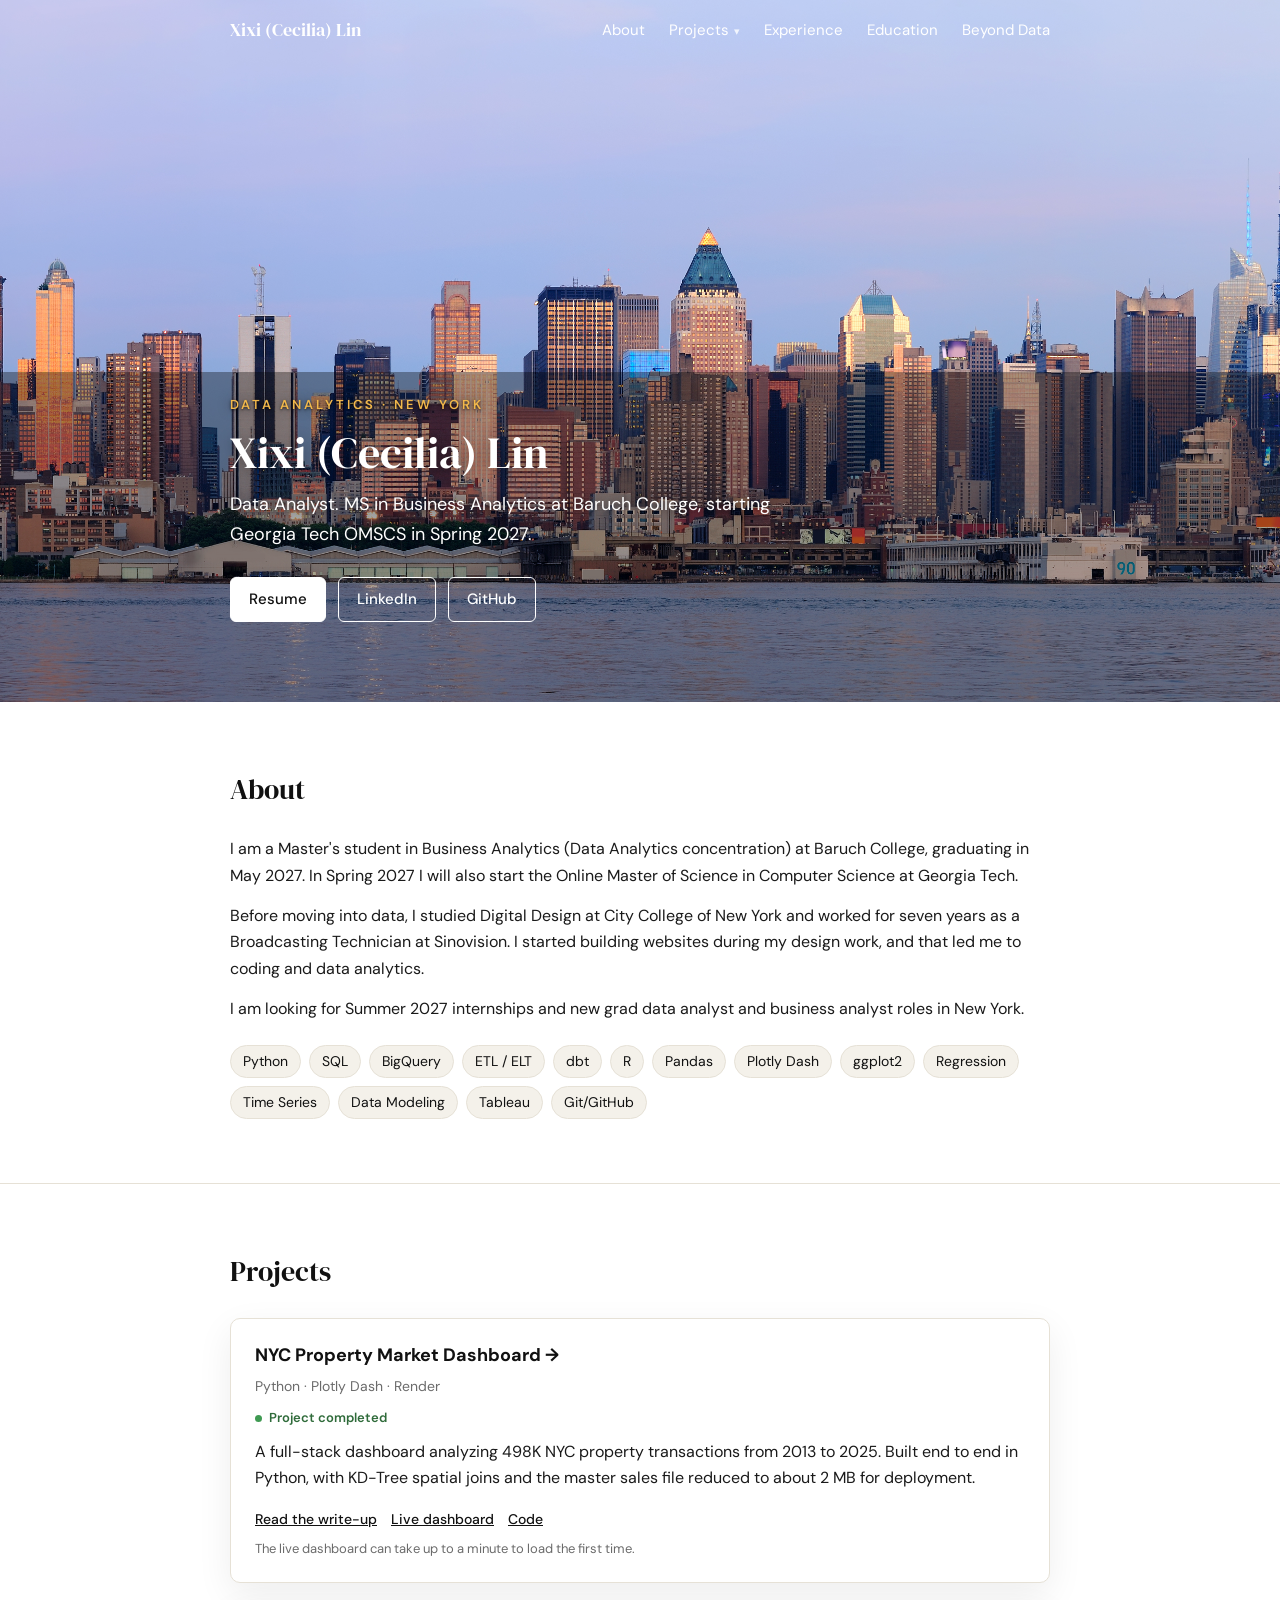
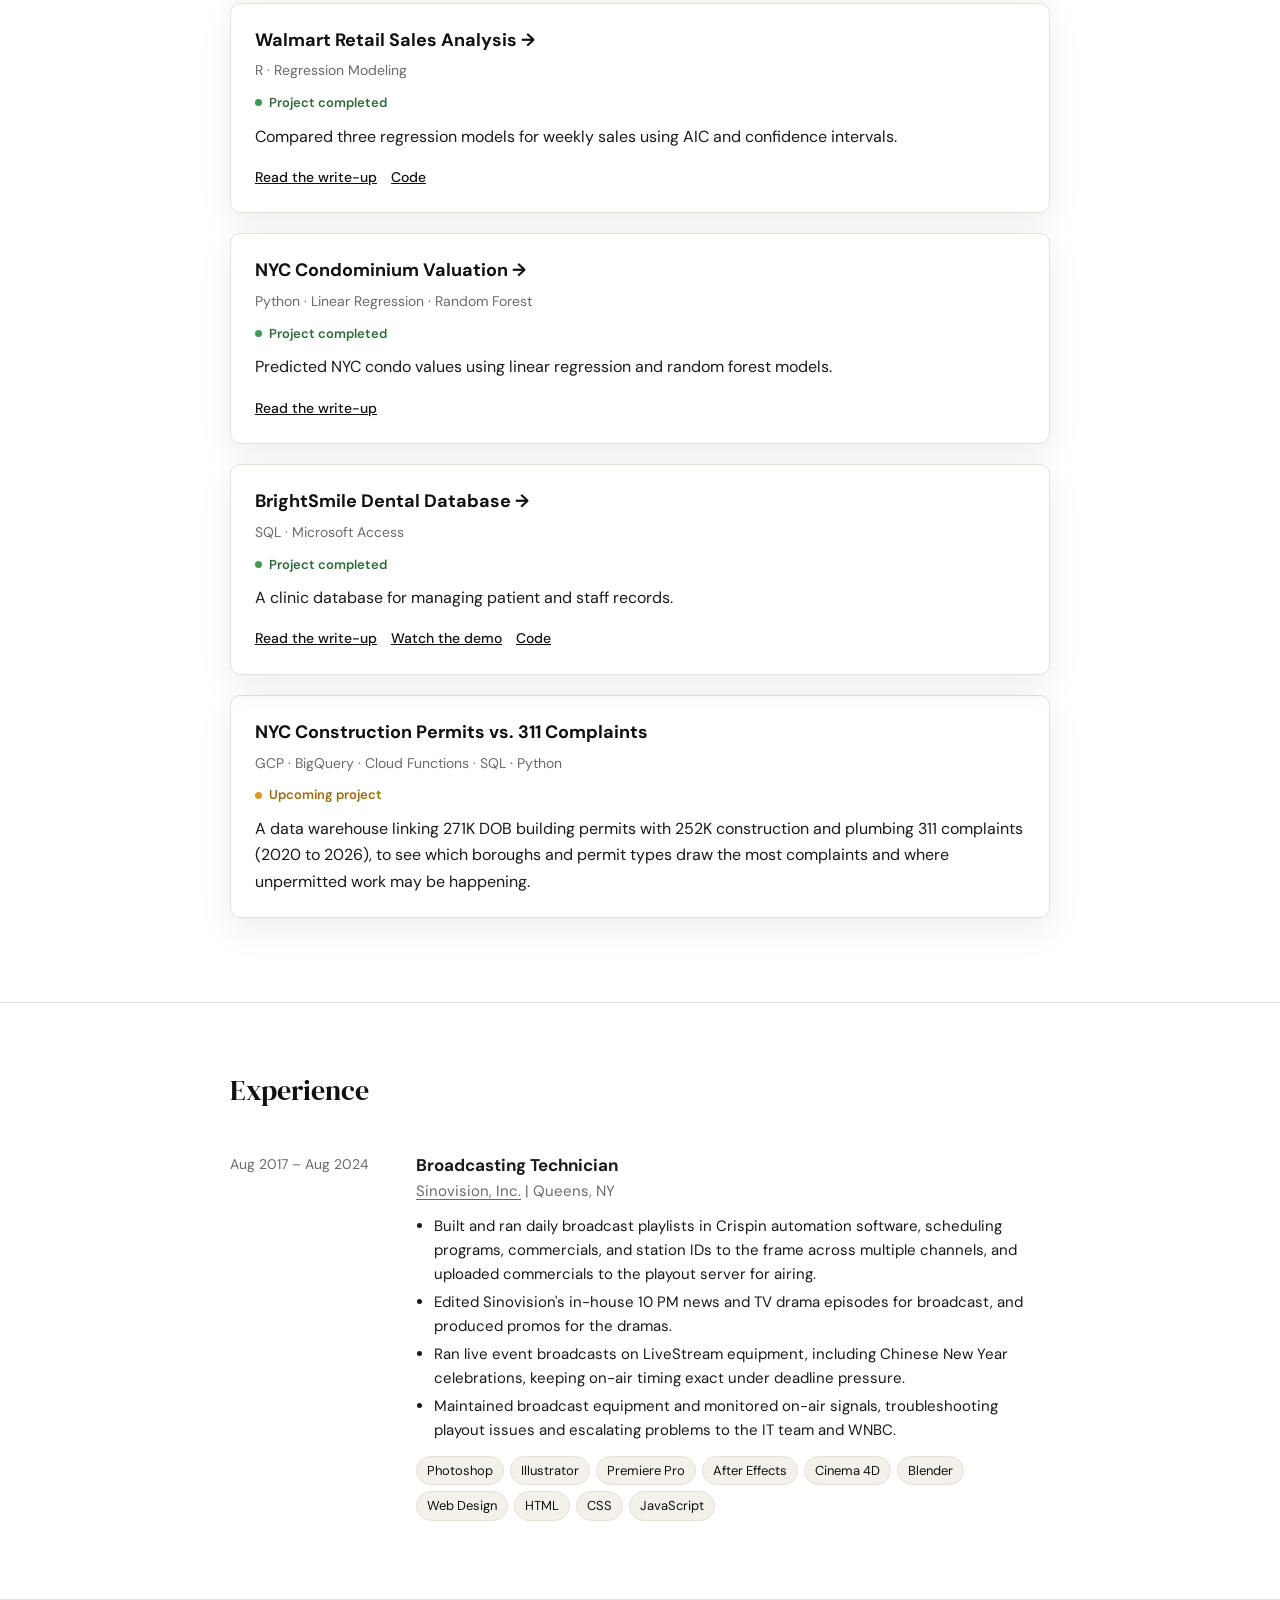
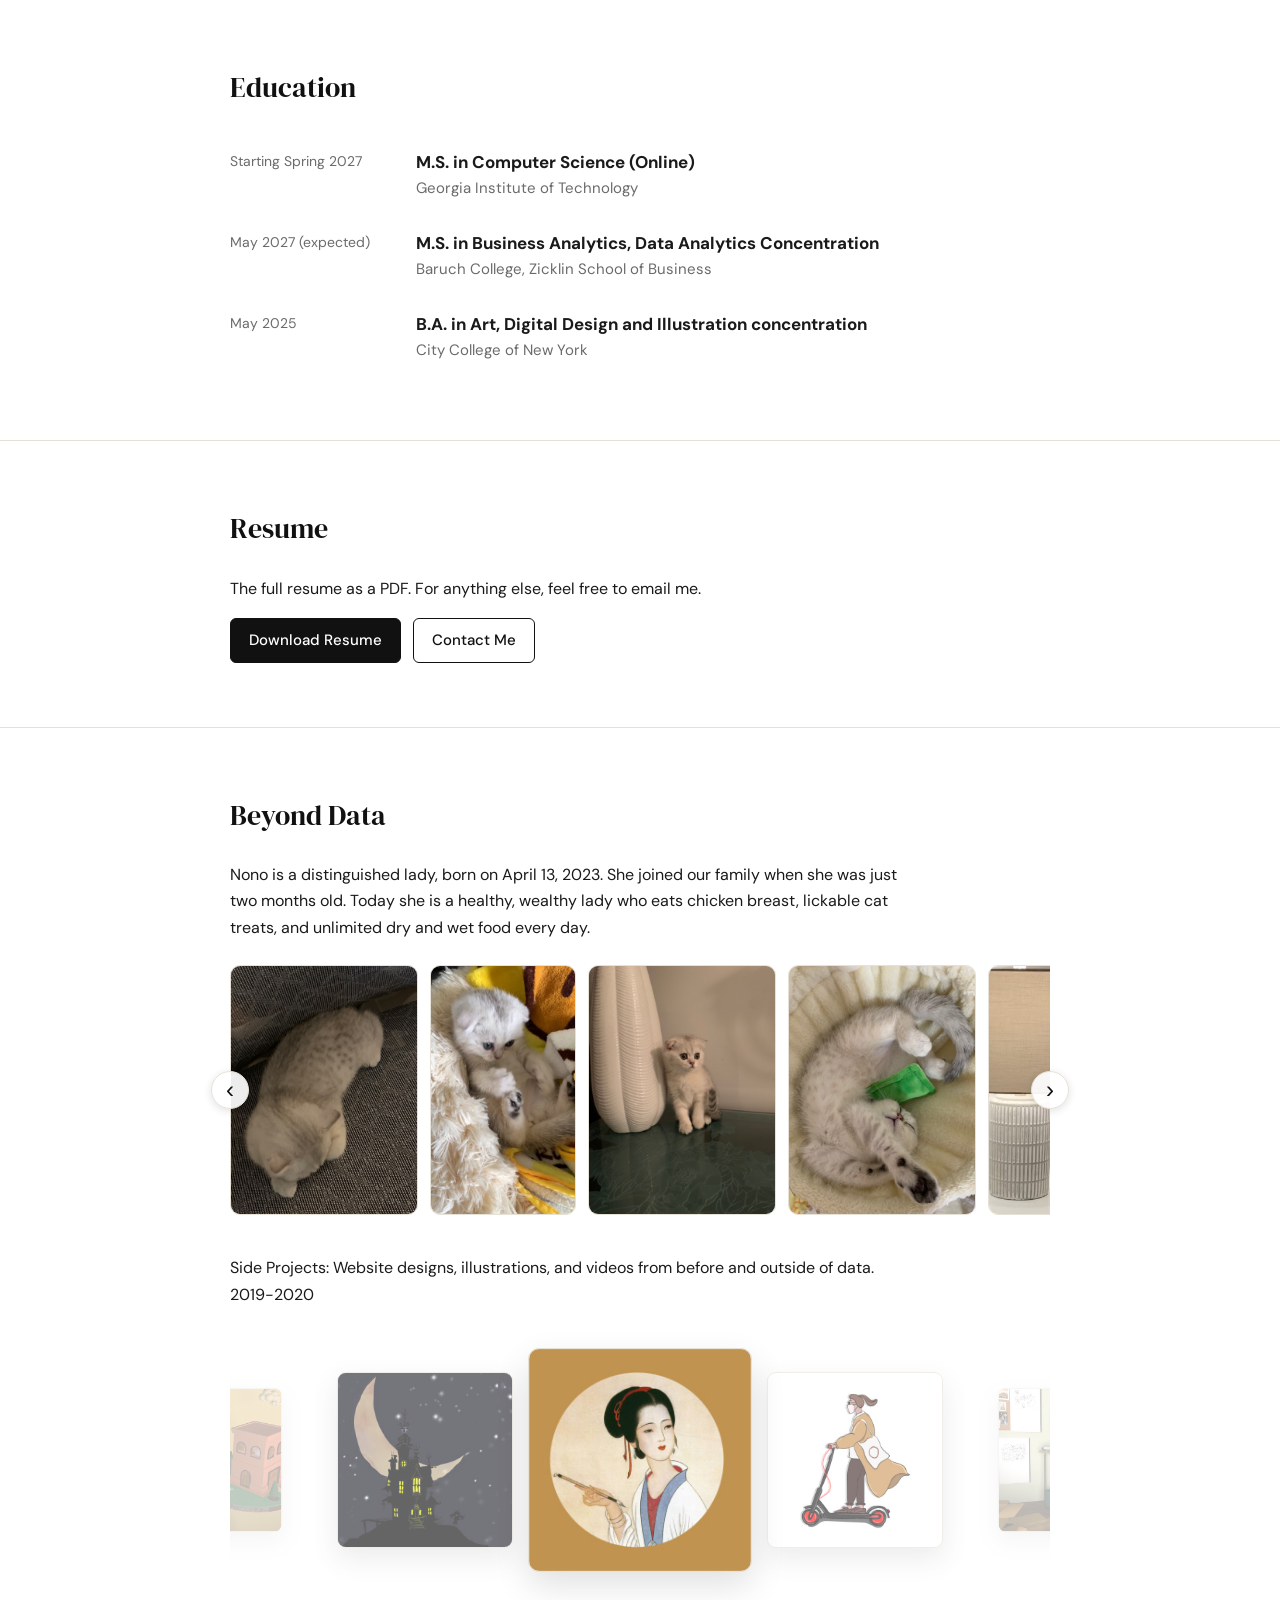
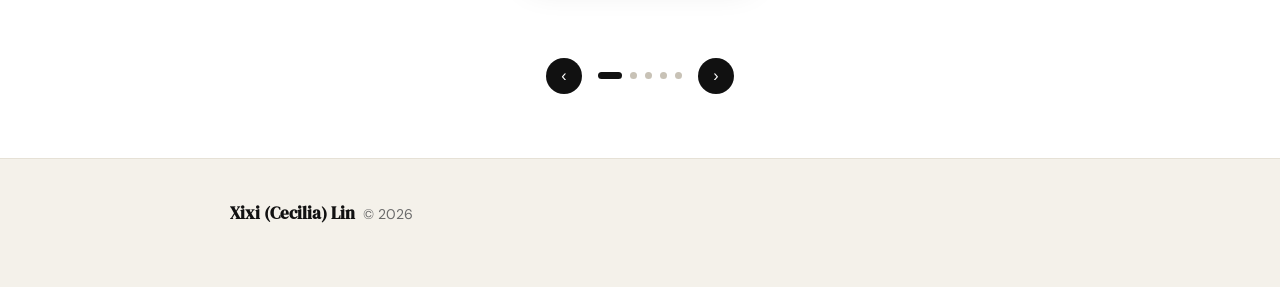
<file: index.html>
<!DOCTYPE html>
<html lang="en">
<head>
  <meta charset="UTF-8">
  <meta name="viewport" content="width=device-width, initial-scale=1">
  <title>Xixi (Cecilia) Lin</title>
  <link rel="icon" href="/favicon.ico" sizes="any">
  <link rel="icon" type="image/png" sizes="32x32" href="/favicon-32.png">
  <link rel="apple-touch-icon" href="/apple-touch-icon.png">
  <meta name="description" content="Xixi (Cecilia) Lin, Data Analyst. Baruch MSBA '27, Georgia Tech OMSCS.">
  <link href="https://fonts.googleapis.com/css2?family=DM+Serif+Display&family=DM+Sans:wght@400;500;600&family=Press+Start+2P&display=swap" rel="stylesheet">
  <style>
    :root {
      --navy: #1a1a1a;
      --text: #1a1a1a;
      --ink: #111111;
      --muted: #6b6b6b;
      --line: #e6e1d6;
      --bg: #ffffff;
      --soft: #f4f1ea;
      --accent: #c9a46a;
    }
    * { box-sizing: border-box; margin: 0; padding: 0; }
    html { scroll-behavior: smooth; scroll-padding-top: 60px; }
    body {
      font-family: "DM Sans", sans-serif;
      color: var(--text);
      background: var(--bg);
      line-height: 1.65;
      font-size: 16px;
    }
    a { color: var(--ink); }
    .wrap { max-width: 860px; margin: 0 auto; padding: 0 20px; }

    /* Nav */
    nav {
      position: fixed; top: 0; left: 0; right: 0; z-index: 10;
      background: transparent;
      transition: background 0.3s ease;
    }
    nav .wrap {
      display: flex; justify-content: space-between; align-items: center;
      height: 60px;
    }
    nav .name {
      font-family: "DM Serif Display", serif; font-weight: 400;
      color: #fff; text-decoration: none; font-size: 18px;
    }
    nav .wrap > ul { list-style: none; display: flex; gap: 24px; }
    nav ul { list-style: none; }
    nav ul a { color: #fff; text-decoration: none; font-size: 15px; }
    nav ul a:hover { color: #fff; }

    /* Projects dropdown */
    .has-sub { position: relative; padding: 20px 0; margin: -20px 0; }
    .has-sub > a::after { content: "\25BE"; font-size: 11px; margin-left: 5px; opacity: 0.8; }
    .sub {
      display: none; position: absolute; top: 100%; left: -16px;
      min-width: 260px; padding: 8px 0; border-radius: 8px;
      background: rgba(0, 0, 0, 0.35);
    }
    .has-sub:hover .sub, .has-sub:focus-within .sub { display: block; }
    .sub a { display: block; padding: 9px 16px; font-size: 14px; color: #fff; text-decoration: none; text-shadow: 0 1px 6px rgba(0, 0, 0, 0.5); }
    .sub a:hover { color: #fff; background: rgba(255, 255, 255, 0.18); }

    /* Hero */
    header {
      background-color: var(--navy);
      background-image: url("images/hero.jpg");
      background-size: cover;
      background-position: center 15%;
      color: #fff;
      min-height: 78vh;
      min-height: 78svh;
      display: flex; align-items: flex-end;
      padding: 80px 0;
    }
    header { position: relative; isolation: isolate; overflow: hidden; }
    header .wrap { width: 100%; position: relative; }
    /* Solid dark band behind the text: clear top edge, runs full width to the bottom of the photo */
    header .wrap::before {
      content: ""; position: absolute; z-index: -1; pointer-events: none;
      left: -100vw; right: -100vw; top: -22px; bottom: -80px;
      background: rgba(0, 0, 0, 0.35);
    }
    .tag {
      color: #f2b84b; text-shadow: 0 1px 3px rgba(0,0,0,0.7), 0 0 12px rgba(0,0,0,0.5); letter-spacing: 3px; font-size: 13px;
      font-weight: 600; text-transform: uppercase;
    }
    header h1 {
      text-shadow: 0 2px 14px rgba(0,0,0,0.35);
      font-family: "DM Serif Display", serif; font-weight: 400;
      font-size: 44px; margin: 12px 0 10px; line-height: 1.2;
    }
    header p { color: #fff; text-shadow: 0 1px 10px rgba(0,0,0,0.55); font-size: 18px; max-width: 600px; }
    .links { margin-top: 28px; display: flex; gap: 12px; flex-wrap: wrap; }
    .btn {
      display: inline-block; padding: 9px 18px; border-radius: 6px;
      text-decoration: none; font-size: 15px; font-weight: 500;
      border: 1px solid #fff; color: #fff;
    }
    .btn.solid { background: #fff; color: var(--ink); }
    .btn { transition: background 0.2s ease, color 0.2s ease; }
    /* Header buttons: white fill follows the mouse */
    header .links:hover .btn.solid:not(:hover) { background: transparent; color: #fff; }
    header .links .btn:hover { background: #fff; color: var(--ink); }

    /* Sections */
    section { padding: 64px 0; border-bottom: 1px solid var(--line); }
    h2 {
      font-family: "DM Serif Display", serif; font-weight: 400;
      font-size: 28px; color: var(--ink); margin-bottom: 24px;
    }
    section p + p { margin-top: 14px; }

    .skills { display: flex; flex-wrap: wrap; gap: 8px; margin-top: 22px; }
    .skills span {
      background: var(--soft); border: 1px solid var(--line);
      padding: 4px 12px; border-radius: 20px; font-size: 14px; color: var(--ink);
    }

    /* Projects */
    .card {
      border: 1px solid var(--line); border-radius: 10px;
      padding: 22px 24px; margin-bottom: 20px; background: #fff;
      box-shadow: 0 12px 36px rgba(0, 0, 0, 0.07);
      transition: border-color 0.3s ease, box-shadow 0.3s ease, transform 0.3s ease;
    }
    .card:hover { transform: translateY(-3px); box-shadow: 0 18px 44px rgba(0, 0, 0, 0.11); }
    .card:target { border-color: var(--accent); }
    .card h3 { font-size: 18px; color: var(--ink); margin-bottom: 4px; }
    .card .meta { color: var(--muted); font-size: 14px; margin-bottom: 6px; }
    .card .status { display: inline-flex; align-items: center; gap: 7px; font-size: 13px; font-weight: 600; color: #2f6b3a; margin-bottom: 10px; }
    .card .status .dot { width: 7px; height: 7px; border-radius: 50%; background: #3f9a52; }
    .card .status.upcoming { color: #9a6a12; }
    .card .status.upcoming .dot { background: #d79a2b; }
    .card a { font-size: 14px; font-weight: 500; margin-right: 14px; }
    .card h3 a.title-link { font-size: inherit; font-weight: inherit; margin-right: 0; color: inherit; text-decoration: none; }
    .card h3 a.title-link .arrow { display: inline-block; transition: transform 0.25s ease; }
    .card h3 a.title-link:hover .arrow,
    .card.card-link:hover .title-link .arrow { transform: translateX(4px); }
    .card.card-link { position: relative; cursor: pointer; }
    .card.card-link .title-link::after { content: ""; position: absolute; inset: 0; border-radius: 10px; }
    .card.card-link p a { position: relative; z-index: 1; }

    /* Creative work carousel */
    .work-intro { margin-top: 40px; margin-bottom: 0; }
    .work-carousel { position: relative; height: 320px; overflow: hidden; touch-action: pan-y; }
    .work-slide {
      position: absolute; top: 28px; left: 50%; width: 200px; margin-left: -100px;
      transition: transform 0.5s ease, opacity 0.5s ease;
    }
    .work-slide .w-img {
      width: 200px; height: 200px; border-radius: 10px; overflow: hidden; position: relative;
      background: var(--soft); border: 1px solid var(--line); box-shadow: 0 12px 30px rgba(0,0,0,0.12);
    }
    .work-slide .w-img img, .work-slide .w-img video { width: 100%; height: 100%; object-fit: cover; display: block; }
    .work-slide .w-ph {
      position: absolute; inset: 0; display: flex; align-items: center; justify-content: center;
      color: rgba(17,17,17,0.35); font-size: 12px; text-align: center; padding: 14px;
      background: radial-gradient(circle at 30% 25%, #fbf8f2 0, #ece4d4 100%);
    }
    .work-slide .w-ph.w-soon { font-family: "DM Serif Display", serif; font-size: 20px; color: rgba(17,17,17,0.45); }
    /* Hover card: image blurs, gray band with title and Visit button */
    .w-hover img { transition: filter 0.3s ease; }
    .w-over {
      position: absolute; left: 0; right: 0; top: 12%; bottom: 12%;
      display: flex; flex-direction: column; justify-content: center; align-items: flex-start;
      padding: 0 16px; background: rgba(190, 190, 190, 0.78);
      opacity: 0; transition: opacity 0.3s ease; pointer-events: none;
    }
    .work-slide.on .w-hover:hover img { filter: blur(3px); }
    .work-slide.on .w-hover:hover .w-over,
    .work-slide.on .w-hover:focus-within .w-over { opacity: 1; pointer-events: auto; }
    .w-over-title { font-family: "DM Serif Display", serif; font-size: 17px; line-height: 1.2; color: #111; }
    .w-over-sub { font-size: 12px; line-height: 1.35; color: #111; margin-top: 4px; }
    .w-over .w-visit {
      display: inline-block; margin-top: 12px; padding: 5px 28px; border-radius: 4px;
      background: #f39a1f; color: #fff; font-size: 14px; font-weight: 500; text-decoration: none;
    }
    .w-over .w-visit:hover { background: #e08812; }
    .w-cap { text-align: center; margin-top: 10px; transition: opacity 0.3s ease; }
    .w-title { font-weight: 600; font-size: 15px; color: var(--ink); }
    .w-desc { font-size: 13px; color: var(--muted); line-height: 1.45; margin-top: 2px; }
    .work-slide:not(.on) .w-cap { opacity: 0; }
    .w-link { display: block; color: inherit; text-decoration: none; margin: 0; font-weight: inherit; }
    .work-slide.on .w-img { cursor: pointer; }
    .work-nav { display: flex; align-items: center; justify-content: center; gap: 16px; margin-top: 6px; }
    .work-nav button.arrow {
      width: 36px; height: 36px; border-radius: 50%; border: none; cursor: pointer;
      background: var(--ink); color: #fff; font-size: 16px; line-height: 1;
      transition: background 0.2s ease;
    }
    .work-nav button.arrow:hover { background: #444; }
    .work-dots { display: flex; gap: 8px; align-items: center; }
    .work-dots button {
      width: 7px; height: 7px; border-radius: 4px; border: none; padding: 0; cursor: pointer;
      background: #c8c2b6; transition: width 0.3s ease, background 0.3s ease;
    }
    .work-dots button.on { width: 24px; background: var(--ink); }

    /* Timeline */
    .item {
      display: grid; grid-template-columns: 170px 1fr; gap: 16px;
      padding: 14px 0;
    }
    .item .when { color: var(--muted); font-size: 14px; padding-top: 2px; }
    .item h3 { font-size: 17px; }
    .item .where { color: var(--muted); font-size: 15px; }
    .item .where a { color: inherit; text-underline-offset: 3px; }
    .item .where a:hover { color: var(--ink); }
    .item ul.duties { margin: 10px 0 0; padding-left: 18px; font-size: 15px; line-height: 1.6; }
    .item ul.duties li { margin-bottom: 4px; }
    .exp-skills { margin-top: 14px; gap: 6px; }
    .exp-skills span { font-size: 13px; padding: 3px 10px; }
    h2.sub { font-size: 20px; margin: 36px 0 8px; }

    /* Life */
    .life-intro { max-width: 680px; margin-bottom: 24px; }
    .life-viewport { overflow: hidden; touch-action: pan-y; }
    .life-row { position: relative; }
    .life-arrow {
      position: absolute; top: 50%; z-index: 2; transform: translateY(-50%);
      width: 38px; height: 38px; border-radius: 50%; border: 1px solid var(--line);
      background: rgba(255,255,255,0.92); color: var(--ink); font-size: 24px; line-height: 1;
      cursor: pointer; box-shadow: 0 2px 8px rgba(0,0,0,0.12);
    }
    .life-arrow:hover { background: #fff; }
    .life-arrow.prev { left: -19px; }
    .life-arrow.next { right: -19px; }
    .life-arrow[hidden] { display: none; }
    @media (max-width: 743px) { .life-arrow.prev { left: 6px; } .life-arrow.next { right: 6px; } }
    .life-grid {
      --h: 250px;
      display: flex; gap: 12px;
      transition: transform 0.45s ease;
    }
    /* Each frame keeps its photo's own shape, so the whole photo is visible */
    .life-grid figure {
      flex: 0 0 auto; height: var(--h);
      position: relative; margin: 0;
      border-radius: 10px; overflow: hidden;
      background: var(--soft); border: 1px solid var(--line);
    }
    .life-grid img { height: 100%; width: auto; display: block; }
    .life-grid figure.edge { cursor: pointer; }
    .life-grid figure.edge img { transition: opacity 0.2s ease; }
    .life-grid figure.edge:hover img { opacity: 0.8; }
    .life-grid figcaption {
      position: absolute; left: 0; right: 0; bottom: 0;
      padding: 28px 12px 10px; font-size: 13px; color: #fff;
      background: linear-gradient(transparent, rgba(0,0,0,0.85));
    }

    footer {
      background: #f4f1ea; color: #6b6b6b;
      padding: 40px 0 60px; font-size: 14px;
    }
    .f-quote { font-family: "DM Serif Display", serif; font-style: italic; font-size: 22px; line-height: 1.45; color: var(--ink); max-width: 640px; }
    .f-by { font-size: 14px; color: var(--muted); margin-top: 8px; letter-spacing: 0.5px; }
    .f-line { height: 1px; background: var(--line); margin: 32px 0 24px; }
    footer strong { color: var(--ink); font-family: "DM Serif Display", serif; font-size: 17px; }

    /* Menu button (phones only) */
    .menu-btn:focus { outline: none; }
    .menu-btn:focus-visible { outline: 2px solid rgba(255, 255, 255, 0.8); outline-offset: 2px; border-radius: 4px; }
    .menu-btn {
      display: none; background: none; border: 0; cursor: pointer;
      width: 36px; height: 36px; margin-right: -9px; padding: 11px 9px;
    }
    .menu-btn span {
      display: block; height: 1.5px; background: #fff; border-radius: 2px;
      margin: 0 0 4px; transition: transform 0.25s ease, opacity 0.2s ease;
    }
    nav.open .menu-btn span:nth-child(1) { transform: translateY(5.5px) rotate(45deg); }
    nav.open .menu-btn span:nth-child(2) { opacity: 0; }
    nav.open .menu-btn span:nth-child(3) { transform: translateY(-5.5px) rotate(-45deg); }

    /* Phones: below iPad mini width */
    @media (max-width: 743px) {
      .menu-btn { display: block; }
      nav.open { background: rgba(0, 0, 0, 0.35); }
      nav .wrap > ul {
        display: none;
        position: absolute; top: 60px; left: 0; right: 0;
        flex-direction: column; align-items: stretch; gap: 0;
        background: rgba(0, 0, 0, 0.35);
        padding: 6px 0 10px;
      }
      nav.open .wrap > ul { display: flex; }
      header .wrap { transition: opacity 0.2s ease; }
      nav.open ~ header .wrap { opacity: 0; }
      nav ul a {
        display: block; color: #fff; font-size: 15px; line-height: 1.2;
        text-shadow: 0 1px 6px rgba(0,0,0,0.5);
        padding: 13px 20px;
      }
      nav ul a:hover, nav ul a:active { color: #fff; background: rgba(255, 255, 255, 0.18); }
      .has-sub { padding: 0; margin: 0; }
      .has-sub > a::after { display: inline-block; transition: transform 0.2s ease; }
      .has-sub.sub-open > a::after { transform: rotate(180deg); }
      .has-sub:hover .sub, .has-sub:focus-within .sub { display: none; }
      .has-sub.sub-open .sub { display: block; }
      .sub { display: none; position: static; min-width: 0; padding: 0 0 4px; background: none; box-shadow: none; border-radius: 0; }
      .sub a { padding: 9px 20px 9px 36px; font-size: 13px; opacity: 0.9; }
    }

    /* Phone layout (same breakpoint as the ☰ menu) */
    @media (max-width: 743px) {
      nav .name { font-size: 16px; }
      header { padding: 60px 0 56px; min-height: 88vh; min-height: 88svh; }
      header .wrap::before { top: -20px; bottom: -56px; }
      header h1 { font-size: 34px; }
      .tag { font-size: 11.5px; letter-spacing: 1.6px; }
      .item { grid-template-columns: 1fr; gap: 2px; }
      .life-grid { --h: 190px; }
    }
    /* Nav after scrolling past the photo: cream, dark text */
    nav.scrolled { background: #f4f1ea; box-shadow: 0 1px 0 rgba(0, 0, 0, 0.08); }
    nav.scrolled .name, nav.scrolled ul a { color: var(--ink); text-shadow: none; }
    nav.scrolled ul a:hover, nav.scrolled ul a:active { color: #555; }
    nav.scrolled .sub { background: #f4f1ea; box-shadow: 0 10px 24px rgba(0, 0, 0, 0.10); }
    nav.scrolled .sub a:hover { background: rgba(0, 0, 0, 0.06); }
    nav.scrolled .menu-btn span { background: var(--ink); }
    @media (max-width: 743px) {
      nav.open.scrolled, nav.open.scrolled .wrap > ul { background: #f4f1ea; }
      nav.scrolled ul a:hover, nav.scrolled ul a:active { background: rgba(0, 0, 0, 0.06); }
    }

    /* Pixel intro screen */
    #intro {
      position: fixed; inset: 0; z-index: 100;
      background: #f4f1ea; color: #1d2a33;
      display: flex; flex-direction: column; align-items: center; justify-content: center;
      font-family: "Press Start 2P", monospace; cursor: pointer;
      transition: opacity 0.5s ease, visibility 0.5s ease;
    }
    #intro.done { opacity: 0; visibility: hidden; }
    #intro .corner { position: absolute; width: 32px; height: 32px; border: 0 solid #1d2a33; }
    #intro .c1 { top: 24px; left: 24px; border-top-width: 8px; border-left-width: 8px; }
    #intro .c2 { top: 24px; right: 24px; border-top-width: 8px; border-right-width: 8px; }
    #intro .c3 { bottom: 24px; left: 24px; border-bottom-width: 8px; border-left-width: 8px; }
    #intro .c4 { bottom: 24px; right: 24px; border-bottom-width: 8px; border-right-width: 8px; }
    #intro .ibar {
      position: absolute; top: 30px; left: 72px;
      width: min(240px, 50vw); height: 24px; padding: 3px;
      border: 4px solid #1d2a33; display: flex; gap: 3px; background: #fff;
    }
    #intro .ibar span { flex: 1; }
    #intro .ibar span.on { background: #1a1a1a; }
    #intro canvas { image-rendering: pixelated; margin-bottom: 24px; }
    #intro h2 {
      font-family: "Press Start 2P", monospace; font-weight: 400; color: #1d2a33;
      font-size: clamp(14px, min(4.2vw, 5.5vh), 40px); line-height: 1.5; text-align: center;
      margin: 0 20px; letter-spacing: 1px;
    }
    #intro .pct { margin-top: 26px; font-size: 12px; color: #1a1a1a; }
    #intro .skip { position: absolute; bottom: 34px; font-size: 10px; color: #8a8f94; animation: blink 1s steps(1) infinite; }
    @keyframes blink { 50% { opacity: 0; } }
    @media (max-height: 500px) {
      #intro canvas { margin-bottom: 8px; }
      #intro .pct { margin-top: 8px; }
      #intro .skip { display: none; }
      #intro .c1, #intro .c2 { top: 14px; }
      #intro .c3, #intro .c4 { bottom: 14px; }
      #intro .ibar { top: 20px; }
    }
    /* While the intro plays, hide the page so nothing shows under the phone browser bar */
    html.intro-on, html.intro-on body { background: #f4f1ea; }
    html.intro-on body > *:not(#intro) { visibility: hidden; }
  </style>
  <script>
    try { if (sessionStorage.getItem('introSeen') !== '1') document.documentElement.classList.add('intro-on'); }
    catch (e) { document.documentElement.classList.add('intro-on'); }
  </script>
</head>
<body id="top">

  <div id="intro" aria-hidden="true">
    <div class="corner c1"></div><div class="corner c2"></div>
    <div class="corner c3"></div><div class="corner c4"></div>
    <div class="ibar"></div>
    <canvas id="introTower" width="32" height="49"></canvas>
    <h2>THE PAGE IS<br>LOADING</h2>
    <div class="pct"><span id="introPct">0%</span></div>
    <div class="skip">CLICK TO SKIP</div>
  </div>

  <nav>
    <div class="wrap">
      <a class="name" href="#top">Xixi (Cecilia) Lin</a>
      <button class="menu-btn" aria-label="Menu" aria-expanded="false"><span></span><span></span><span></span></button>
      <ul>
        <li><a href="#about">About</a></li>
        <li class="has-sub"><a href="#projects">Projects</a>
          <ul class="sub">
            <li><a href="nyc-dashboard.html">NYC Property Market Dashboard</a></li>
            <li><a href="walmart-sales.html">Walmart Retail Sales Analysis</a></li>
            <li><a href="condo-valuation.html">NYC Condominium Valuation</a></li>
            <li><a href="dental-database.html">BrightSmile Dental Database</a></li>
          </ul>
        </li>
        <li><a href="#experience">Experience</a></li>
        <li><a href="#education">Education</a></li>
        <li><a href="#life">Beyond Data</a></li>
      </ul>
    </div>
  </nav>

  <header>
    <div class="wrap">
      <div class="tag">Data Analytics · New York</div>
      <h1>Xixi (Cecilia) Lin</h1>
      <p>Data Analyst. MS in Business Analytics at Baruch College, starting Georgia Tech OMSCS in Spring 2027.</p>
      <div class="links">
        <a class="btn solid" href="resume.pdf">Resume</a>
        <a class="btn" href="https://www.linkedin.com/in/xixi0817">LinkedIn</a>
        <a class="btn" href="https://github.com/xixi0817">GitHub</a>
      </div>
    </div>
  </header>

  <main>
    <section id="about">
      <div class="wrap">
        <h2>About</h2>
        <p>I am a Master's student in Business Analytics (Data Analytics concentration) at Baruch College, graduating in May 2027. In Spring 2027 I will also start the Online Master of Science in Computer Science at Georgia Tech.</p>
        <p>Before moving into data, I studied Digital Design at City College of New York and worked for seven years as a Broadcasting Technician at Sinovision. I started building websites during my design work, and that led me to coding and data analytics.</p>
        <p>I am looking for Summer 2027 internships and new grad data analyst and business analyst roles in New York.</p>
        <div class="skills">
          <span>Python</span><span>SQL</span><span>BigQuery</span><span>ETL / ELT</span><span>dbt</span><span>R</span>
          <span>Pandas</span><span>Plotly Dash</span><span>ggplot2</span>
          <span>Regression</span><span>Time Series</span><span>Data Modeling</span>
          <span>Tableau</span><span>Git/GitHub</span>
        </div>
      </div>
    </section>

    <section id="projects">
      <div class="wrap">
        <h2>Projects</h2>

        <div class="card card-link" id="proj-dashboard">
          <h3><a class="title-link" href="nyc-dashboard.html">NYC Property Market Dashboard <span class="arrow">&rarr;</span></a></h3>
          <div class="meta">Python · Plotly Dash · Render</div>
          <div class="status"><span class="dot"></span>Project completed</div>
          <p>A full-stack dashboard analyzing 498K NYC property transactions from 2013 to 2025. Built end to end in Python, with KD-Tree spatial joins and the master sales file reduced to about 2 MB for deployment.</p>
          <p><a href="nyc-dashboard.html">Read the write-up</a><a href="https://nyc-property-dashboard-xi9u.onrender.com/">Live dashboard</a><a href="https://github.com/xixi0817/nyc_property_dashboard">Code</a></p>
          <p class="meta" style="margin: 6px 0 0; font-size: 13px;">The live dashboard can take up to a minute to load the first time.</p>
        </div>

        <div class="card card-link" id="proj-walmart">
          <h3><a class="title-link" href="walmart-sales.html">Walmart Retail Sales Analysis <span class="arrow">&rarr;</span></a></h3>
          <div class="meta">R · Regression Modeling</div>
          <div class="status"><span class="dot"></span>Project completed</div>
          <p>Compared three regression models for weekly sales using AIC and confidence intervals.</p>
          <p><a href="walmart-sales.html">Read the write-up</a><a href="https://github.com/xixi0817/walmart_sales_analysis">Code</a></p>
        </div>

        <div class="card card-link" id="proj-condo">
          <h3><a class="title-link" href="condo-valuation.html">NYC Condominium Valuation <span class="arrow">&rarr;</span></a></h3>
          <div class="meta">Python · Linear Regression · Random Forest</div>
          <div class="status"><span class="dot"></span>Project completed</div>
          <p>Predicted NYC condo values using linear regression and random forest models.</p>
          <p><a href="condo-valuation.html">Read the write-up</a></p>
        </div>

        <div class="card card-link" id="proj-dental">
          <h3><a class="title-link" href="dental-database.html">BrightSmile Dental Database <span class="arrow">&rarr;</span></a></h3>
          <div class="meta">SQL · Microsoft Access</div>
          <div class="status"><span class="dot"></span>Project completed</div>
          <p>A clinic database for managing patient and staff records.</p>
          <p><a href="dental-database.html">Read the write-up</a><a href="https://www.youtube.com/watch?v=54yVU4n7h6s">Watch the demo</a><a href="https://github.com/xixi0817/brightsmile_dental_database">Code</a></p>
        </div>

        <div class="card" id="proj-upcoming">
          <h3>NYC Construction Permits vs. 311 Complaints</h3>
          <div class="meta">GCP · BigQuery · Cloud Functions · SQL · Python</div>
          <div class="status upcoming"><span class="dot"></span>Upcoming project</div>
          <p>A data warehouse linking 271K DOB building permits with 252K construction and plumbing 311 complaints (2020 to 2026), to see which boroughs and permit types draw the most complaints and where unpermitted work may be happening.</p>
        </div>
      </div>
    </section>

    <section id="experience">
      <div class="wrap">
        <h2>Experience</h2>
        <div class="item">
          <div class="when">Aug 2017 – Aug 2024</div>
          <div><h3>Broadcasting Technician</h3><div class="where"><a href="https://www.sinovision.net/home/" target="_blank" rel="noopener">Sinovision, Inc.</a> | Queens, NY</div>
            <ul class="duties">
              <li>Built and ran daily broadcast playlists in Crispin automation software, scheduling programs, commercials, and station IDs to the frame across multiple channels, and uploaded commercials to the playout server for airing.</li>
              <li>Edited Sinovision's in-house 10 PM news and TV drama episodes for broadcast, and produced promos for the dramas.</li>
              <li>Ran live event broadcasts on LiveStream equipment, including Chinese New Year celebrations, keeping on-air timing exact under deadline pressure.</li>
              <li>Maintained broadcast equipment and monitored on-air signals, troubleshooting playout issues and escalating problems to the IT team and WNBC.</li>
            </ul>
            <div class="skills exp-skills">
              <span>Photoshop</span><span>Illustrator</span><span>Premiere Pro</span><span>After Effects</span>
              <span>Cinema 4D</span><span>Blender</span>
              <span>Web Design</span><span>HTML</span><span>CSS</span><span>JavaScript</span>
            </div>
          </div>
        </div>
      </div>
    </section>

    <section id="education">
      <div class="wrap">
        <h2>Education</h2>
        <div class="item">
          <div class="when">Starting Spring 2027</div>
          <div><h3>M.S. in Computer Science (Online)</h3><div class="where">Georgia Institute of Technology</div></div>
        </div>
        <div class="item">
          <div class="when">May 2027 (expected)</div>
          <div><h3>M.S. in Business Analytics, Data Analytics Concentration</h3><div class="where">Baruch College, Zicklin School of Business</div></div>
        </div>
        <div class="item">
          <div class="when">May 2025</div>
          <div><h3>B.A. in Art, Digital Design and Illustration concentration</h3><div class="where">City College of New York</div></div>
        </div>
      </div>
    </section>

    <section id="resume">
      <div class="wrap">
        <h2>Resume</h2>
        <p>The full resume as a PDF. For anything else, feel free to email me.</p>
        <div class="links" style="margin-top:16px">
          <a class="btn solid" style="background:var(--ink);color:#fff;border-color:var(--ink)" href="resume.pdf">Download Resume</a>
          <a class="btn" style="background:transparent;color:var(--ink);border-color:var(--ink)" href="mailto:cicilin0817@gmail.com?subject=Reaching%20Out%20from%20Your%20Website&amp;body=Hi%20Xixi%2C%0A%0AName%3A%0ACompany%3A%0A%0A">Contact Me</a>
        </div>
      </div>
    </section>
    <section id="life">
      <div class="wrap">
        <h2>Beyond Data</h2>
        <p class="life-intro">Nono is a distinguished lady, born on April 13, 2023. She joined our family when she was just two months old. Today she is a healthy, wealthy lady who eats chicken breast, lickable cat treats, and unlimited dry and wet food every day.</p>
        <div class="life-row">
        <button class="life-arrow prev" id="life-prev" aria-label="Previous photo">&#8249;</button>
        <button class="life-arrow next" id="life-next" aria-label="Next photo">&#8250;</button>
        <div class="life-viewport">
          <div class="life-grid" id="life-grid">
            <figure><img src="images/cat1.jpg" alt="My cat Nono"></figure>
            <figure><img src="images/cat2.jpg" alt="My cat Nono"></figure>
            <figure><img src="images/cat3.jpg" alt="My cat Nono"></figure>
            <figure><img src="images/cat4.jpg" alt="My cat Nono"></figure>
            <figure><img src="images/cat5.jpg" alt="My cat Nono"></figure>
            <figure><img src="images/cat6.jpg" alt="My cat Nono"></figure>
            <figure><img src="images/cat7.jpg" alt="My cat Nono"></figure>
            <figure><img src="images/cat8.jpg" alt="My cat Nono"></figure>
            <figure><img src="images/cat9.jpg" alt="My cat Nono"></figure>
            <figure><img src="images/cat10.jpg" alt="My cat Nono"></figure>
          </div>
        </div>
        </div>
        <p class="life-intro work-intro">Side Projects: Website designs, illustrations, and videos from before and outside of data. <span style="white-space:nowrap">2019-2020</span></p>
        <div class="work-carousel" id="work-carousel">
            <div class="work-slide">
              <div class="w-img w-hover">
                <img src="images/side-liqingzhao.jpg" alt="Painting of the poet Li Qingzhao holding a brush">
                <div class="w-over">
                  <div class="w-over-title">Li Qingzhao: Chinese Female Poet</div>
                  <div class="w-over-sub">Website Design · City College of New York</div>
                  <div class="w-over-sub">Hand-coded in HTML &amp; CSS</div>
                  <a class="w-visit" href="/art_portfolio/liqz1.html">Visit</a>
                </div>
              </div>
            </div>
            <div class="work-slide">
              <div class="w-img w-hover">
                <img src="images/side-escooter.jpg" alt="Illustration of a woman in a long coat riding an electric scooter">
                <div class="w-over">
                  <div class="w-over-title">The E-Scooters Revolution</div>
                  <div class="w-over-sub">Editorial Illustration · City College of New York</div>
                  <div class="w-over-sub">Drawn in Adobe Illustrator &amp; Photoshop</div>
                  <a class="w-visit" href="e-scooter.html">Visit</a>
                </div>
              </div>
            </div>
            <div class="work-slide">
              <div class="w-img w-hover">
                <img src="images/side-spaceiam.jpg" alt="3D render of an art studio with a desk and chair">
                <div class="w-over">
                  <div class="w-over-title">Space I Am</div>
                  <div class="w-over-sub">3D Modeling · City College of New York</div>
                  <div class="w-over-sub">Modeled in Cinema 4D</div>
                  <a class="w-visit" href="space-i-am.html">Visit</a>
                </div>
              </div>
            </div>
            <div class="work-slide">
              <div class="w-img w-hover">
                <img src="images/side-c4d.jpg" alt="3D render of a spiral slide next to a small brick house">
                <div class="w-over">
                  <div class="w-over-title">Cinema 4D Animation</div>
                  <div class="w-over-sub">3D Animation · City College of New York</div>
                  <div class="w-over-sub">Animated in Cinema 4D &amp; Adobe After Effects</div>
                  <a class="w-visit" href="cinema-4d.html">Visit</a>
                </div>
              </div>
            </div>
            <div class="work-slide">
              <div class="w-img w-hover">
                <img src="images/side-finalportfolio.jpg" alt="Illustration of a dark castle on a hill under a crescent moon">
                <div class="w-over">
                  <div class="w-over-title">Art Portfolio Website</div>
                  <div class="w-over-sub">Website Design · City College of New York</div>
                  <div class="w-over-sub">Hand-coded in HTML, CSS &amp; jQuery</div>
                  <a class="w-visit" href="/final-portfolio/final.html">Visit</a>
                </div>
              </div>
            </div>
        </div>
        <div class="work-nav">
          <button class="arrow" id="work-prev" aria-label="Previous">&#8249;</button>
          <div class="work-dots" id="work-dots"></div>
          <button class="arrow" id="work-next" aria-label="Next">&#8250;</button>
        </div>
      </div>
    </section>
  </main>

  <footer>
    <div class="wrap">
      <strong>Xixi (Cecilia) Lin</strong> &nbsp;© 2026
    </div>
  </footer>

  <script>
    (function () {
      var nav = document.querySelector('nav');
      var header = document.querySelector('header');
      function update() {
        var limit = header.offsetHeight - nav.offsetHeight;
        nav.classList.toggle('scrolled', window.scrollY > limit);
      }
      var btn = document.querySelector('.menu-btn');
      btn.addEventListener('click', function () {
        var open = nav.classList.toggle('open');
        if (!open) subItem.classList.remove('sub-open');
        btn.setAttribute('aria-expanded', open);
      });
      var isPhone = function () { return window.matchMedia('(max-width: 743px)').matches; };
      var subItem = nav.querySelector('.has-sub');
      var subLink = subItem.querySelector(':scope > a');
      subLink.addEventListener('click', function (e) {
        if (!isPhone()) return;
        e.preventDefault();
        subItem.classList.toggle('sub-open');
      });
      nav.querySelectorAll('ul a').forEach(function (a) {
        a.addEventListener('click', function () {
          if (a === subLink && isPhone()) return;
          nav.classList.remove('open');
          subItem.classList.remove('sub-open');
          btn.setAttribute('aria-expanded', false);
        });
      });
      window.addEventListener('scroll', update, { passive: true });
      window.addEventListener('resize', update);
      update();
    })();
  </script>
  <script>
    (function () {
      var intro = document.getElementById('intro');
      if (!intro) return;
      var seen = false;
      try { seen = sessionStorage.getItem('introSeen') === '1'; } catch (e) {}
      if (seen) { intro.remove(); document.documentElement.classList.remove('intro-on'); return; }
      document.documentElement.style.overflow = 'hidden';

      var map = [
        '....f...........................',
        '...fFf..........................',
        '..fFFFff........................',
        '.fFFFFFff.......................',
        '.KfFFFFfK.......................',
        'KTffffffTK......................',
        'KTTTTTTTTK......................',
        '.KKTTTTKK.......................',
        '..KTTTTK........................',
        '..KTTTTK.........K..............',
        '..KWWWWK......K..R..K...........',
        '.KWWWWWWK..K..R..R..R..K........',
        'KWWWWWWWWK.R..R..R..R..R.K......',
        'KWWGWGWWWWKR..RKKRKKR..RKWK.....',
        '.KWWWWWWKWWRKKRWWRWWRKKRWWK.....',
        '.KRWWWWRKWWRRRRRRRRRRRRRWWK.....',
        '.KRRRRRRKWPRRRRRRRRRRRRRPWK.....',
        '.KRRrRRRKWWrrrrrrrrrrrrrWWK.....',
        '..KRrRRRRWWWWWWWWWWWWWWWWWK.....',
        '..KRrRRRRWWWWWDWDWDWDWWWWWK.....',
        '..KRRrRRWWWWWWWDWDWDWWWWWWWK....',
        '..KRRrRRWWWWWWWWWWWWWWWWWWWK....',
        '...KRrRRWWWWWEEWWWWWWEEWWWWK....',
        '...KRrRRWGWWEKEWWWWWEKEWWGWK....',
        '...KRRrRWWGWEEEWWWWWEEEWGWWK....',
        '...KRRrRWWWWWWWWWWWWWWWWWWWK....',
        '....KRrRRGWWWWWWPPPWWWWWWGK.....',
        '....KRrRGGGGWWWWWKWWWWWGGGGK....',
        '....KRRrRRGWWWWWKWKWWWWWGKK.....',
        '....KRRrRRRWWWWWWWWWWWWWKKKKKKK.',
        '.....KRrRRRRWWWWWWWWWWWKKSSSSSSK',
        '.....KRRRRRRRWWWWWWWWWRRRSSSSSSK',
        '.....KRRRRRRRRWWWWWWWRRRRSGGGGSK',
        '.....KRRRRRRRRRWWWWWRRRWWWSSSSSK',
        '.....KRRRRRRRRRRWWWRRRWWWWWSSSSK',
        '.....KRRRRRRRRRRRWRRRRWWWWWGGGSK',
        '.....KRRrRRRrRRRrRRRrRRWWWSSSSSK',
        '....KRRRrRRRrRRRrRRRrRRRrSSSSSSK',
        '....KRRRrRRRrRRRrRRRrRRRrSSSSSSK',
        '....KRRRrRRRrRRRrRRRrRRRrSSSSSSK',
        '...KRRRrRRRrRRRRRrRRRrRRRSSSSSSK',
        '...KRRRrRRRrRRRRRrRRRrRRRrRRRKK.',
        '...KRRRrRRRrRRRRRrRRRrRRRrRRRK..',
        '...KRRRrRRRrRRRRRrRRRrRRRrRRRK..',
        '..KRRRRrRRRrRRRRRrRRRrRRRrRRRRK.',
        '..KRRRRRRRRRRRRRRRRRRRRRRRRRRRK.',
        '...KSSSSSSSSSSSSSSSSSSSSSSSSSK..',
        '...KSSSSSSSSSSSSSSSSSSSSSSSSSK..',
        '....KKKKKKKKKKKKKKKKKKKKKKKKK...'
      ];
      var pal = {
        K: '#2a2f36', W: '#ece7df', G: '#b8b2aa', D: '#8c8782', E: '#4f9aa8', P: '#e6a3a6',
        R: '#6fa89a', r: '#4e8577', F: '#f6c454', f: '#e8743b', T: '#a9844a', S: '#c9c3b8'
      };
      var cv = document.getElementById('introTower');
      var scale = Math.max(2, Math.min(6, Math.floor(Math.min(window.innerWidth * 0.4 / 32, (window.innerHeight - (window.innerHeight < 500 ? 190 : 380)) / 49))));
      cv.style.width = (32 * scale) + 'px';
      cv.style.height = (49 * scale) + 'px';
      var ctx = cv.getContext('2d');
      map.forEach(function (row, y) {
        for (var x = 0; x < row.length; x++) {
          var c = pal[row[x]];
          if (c) { ctx.fillStyle = c; ctx.fillRect(x, y, 1, 1); }
        }
      });

      var bar = intro.querySelector('.ibar');
      var n = 16, segs = [];
      for (var i = 0; i < n; i++) { var sp = document.createElement('span'); bar.appendChild(sp); segs.push(sp); }
      var pct = document.getElementById('introPct');
      var reduce = window.matchMedia && window.matchMedia('(prefers-reduced-motion: reduce)').matches;
      var k = 0;
      var timer = setInterval(function () {
        segs[k].classList.add('on');
        k++;
        pct.textContent = Math.round(k / n * 100) + '%';
        if (k >= n) { clearInterval(timer); setTimeout(finish, 500); }
      }, reduce ? 20 : 63);

      function finish() {
        if (intro.classList.contains('done')) return;
        clearInterval(timer);
        try { sessionStorage.setItem('introSeen', '1'); } catch (e) {}
        intro.classList.add('done');
        document.documentElement.classList.remove('intro-on');
        document.documentElement.style.overflow = '';
        setTimeout(function () { intro.remove(); }, 600);
      }
      intro.addEventListener('click', finish);
      document.addEventListener('keydown', finish, { once: true });
    })();
  </script>
  <script>
    (function () {
      var box = document.getElementById('work-carousel');
      if (!box) return;
      var slides = box.querySelectorAll('.work-slide');
      var dotsBox = document.getElementById('work-dots');
      var n = slides.length, cur = 0;
      for (var k = 0; k < n; k++) {
        var d = document.createElement('button');
        d.setAttribute('aria-label', 'Go to item ' + (k + 1));
        d.addEventListener('click', (function (i) { return function () { go(i); }; })(k));
        dotsBox.appendChild(d);
      }
      var dots = dotsBox.querySelectorAll('button');
      function render() {
        var mobile = window.innerWidth <= 640;
        var step = mobile ? 150 : 215;
        slides.forEach(function (sl, i) {
          var off = i - cur;
          if (off > n / 2) off -= n;
          if (off < -n / 2) off += n;
          var a = Math.abs(off);
          var sc = a === 0 ? 1.12 : (a === 1 ? 0.88 : 0.72);
          sl.style.transform = 'translateX(' + (off * step) + 'px) scale(' + sc + ')';
          sl.style.opacity = a > 2 ? 0 : (a === 0 ? 1 : (a === 1 ? 0.6 : 0.3));
          sl.style.zIndex = 10 - a;
          sl.classList.toggle('on', a === 0);
          sl.setAttribute('aria-hidden', a ? 'true' : 'false');
        });
        dots.forEach(function (d, i) { d.classList.toggle('on', i === cur); });
      }
      function go(i) { cur = (i + n) % n; render(); }
      slides.forEach(function (sl, i) { sl.addEventListener('click', function (e) { if (i !== cur) { e.preventDefault(); go(i); } }); });
      document.getElementById('work-prev').addEventListener('click', function () { go(cur - 1); });
      document.getElementById('work-next').addEventListener('click', function () { go(cur + 1); });
      var x0 = null;
      box.addEventListener('touchstart', function (e) { x0 = e.touches[0].clientX; }, { passive: true });
      box.addEventListener('touchend', function (e) {
        if (x0 === null) return;
        var dx = e.changedTouches[0].clientX - x0; x0 = null;
        if (Math.abs(dx) > 40) go(cur + (dx < 0 ? 1 : -1));
      });
      window.addEventListener('resize', render);
      render();
    })();
  </script>
  <script>
    /* Nono photo row: frames keep each photo's shape. Use the arrows, click the
       leftmost or rightmost photo, or swipe to slide by one photo. Wraps around.
       Missing photos are skipped. */
    (function () {
      var track = document.getElementById('life-grid');
      if (!track) return;
      var view = track.parentNode;
      var row = view.parentNode;
      var index = 0;
      function figs() { return Array.prototype.slice.call(track.querySelectorAll('figure')); }
      function overflow() { return Math.max(0, track.scrollWidth - view.clientWidth); }
      function maxIndex() {
        var list = figs(), o = overflow();
        if (o <= 1) return 0;
        for (var i = 0; i < list.length; i++) if (list[i].offsetLeft >= o - 1) return i;
        return list.length - 1;
      }
      function render() {
        var list = figs(), m = maxIndex();
        if (index > m) index = m;
        var x = list.length ? Math.min(list[index].offsetLeft, overflow()) : 0;
        track.style.transform = 'translateX(' + (-x) + 'px)';
        var right = x + view.clientWidth, lastVisible = 0;
        list.forEach(function (f, i) { if (f.offsetLeft < right - 20) lastVisible = i; });
        list.forEach(function (f, i) {
          var isLeft = m > 0 && i === index;
          var isRight = m > 0 && i === lastVisible && !isLeft;
          f.classList.toggle('edge', isLeft || isRight);
          f.dataset.dir = isLeft ? '-1' : (isRight ? '1' : '0');
        });
        var arrows = row.querySelectorAll('.life-arrow');
        for (var a = 0; a < arrows.length; a++) arrows[a].hidden = m === 0;
      }
      function go(d) {
        var m = maxIndex();
        if (!m) return;
        index += d;
        if (index > m) index = 0;
        if (index < 0) index = m;
        render();
      }
      var prev = document.getElementById('life-prev'), nextBtn = document.getElementById('life-next');
      if (prev) prev.addEventListener('click', function () { go(-1); });
      if (nextBtn) nextBtn.addEventListener('click', function () { go(1); });
      /* If catN.jpg is missing, also try .JPG, .jpeg, .JPEG, .png, .PNG, .webp */
      var exts = ['jpg', 'JPG', 'jpeg', 'JPEG', 'png', 'PNG', 'webp'];
      figs().forEach(function (f) {
        var img = f.querySelector('img');
        var base = img.getAttribute('src').replace(/\.[^.\/]+$/, '');
        var tries = 0;
        function next() {
          tries += 1;
          if (tries >= exts.length) { f.remove(); render(); return; }
          img.src = base + '.' + exts[tries];
        }
        img.addEventListener('error', next);
        img.addEventListener('load', render);
        if (img.complete && img.naturalWidth === 0) next();
        f.addEventListener('click', function () { var d = +f.dataset.dir; if (d) go(d); });
      });
      var startX = null;
      track.addEventListener('touchstart', function (e) { startX = e.touches[0].clientX; }, { passive: true });
      track.addEventListener('touchend', function (e) {
        if (startX === null) return;
        var dx = e.changedTouches[0].clientX - startX; startX = null;
        if (Math.abs(dx) > 40) go(dx < 0 ? 1 : -1);
      });
      window.addEventListener('resize', render);
      render();
    })();
  </script>
<script data-goatcounter="https://xixilin.goatcounter.com/count" async src="//gc.zgo.at/count.js"></script>
</body>
</html>
</file>
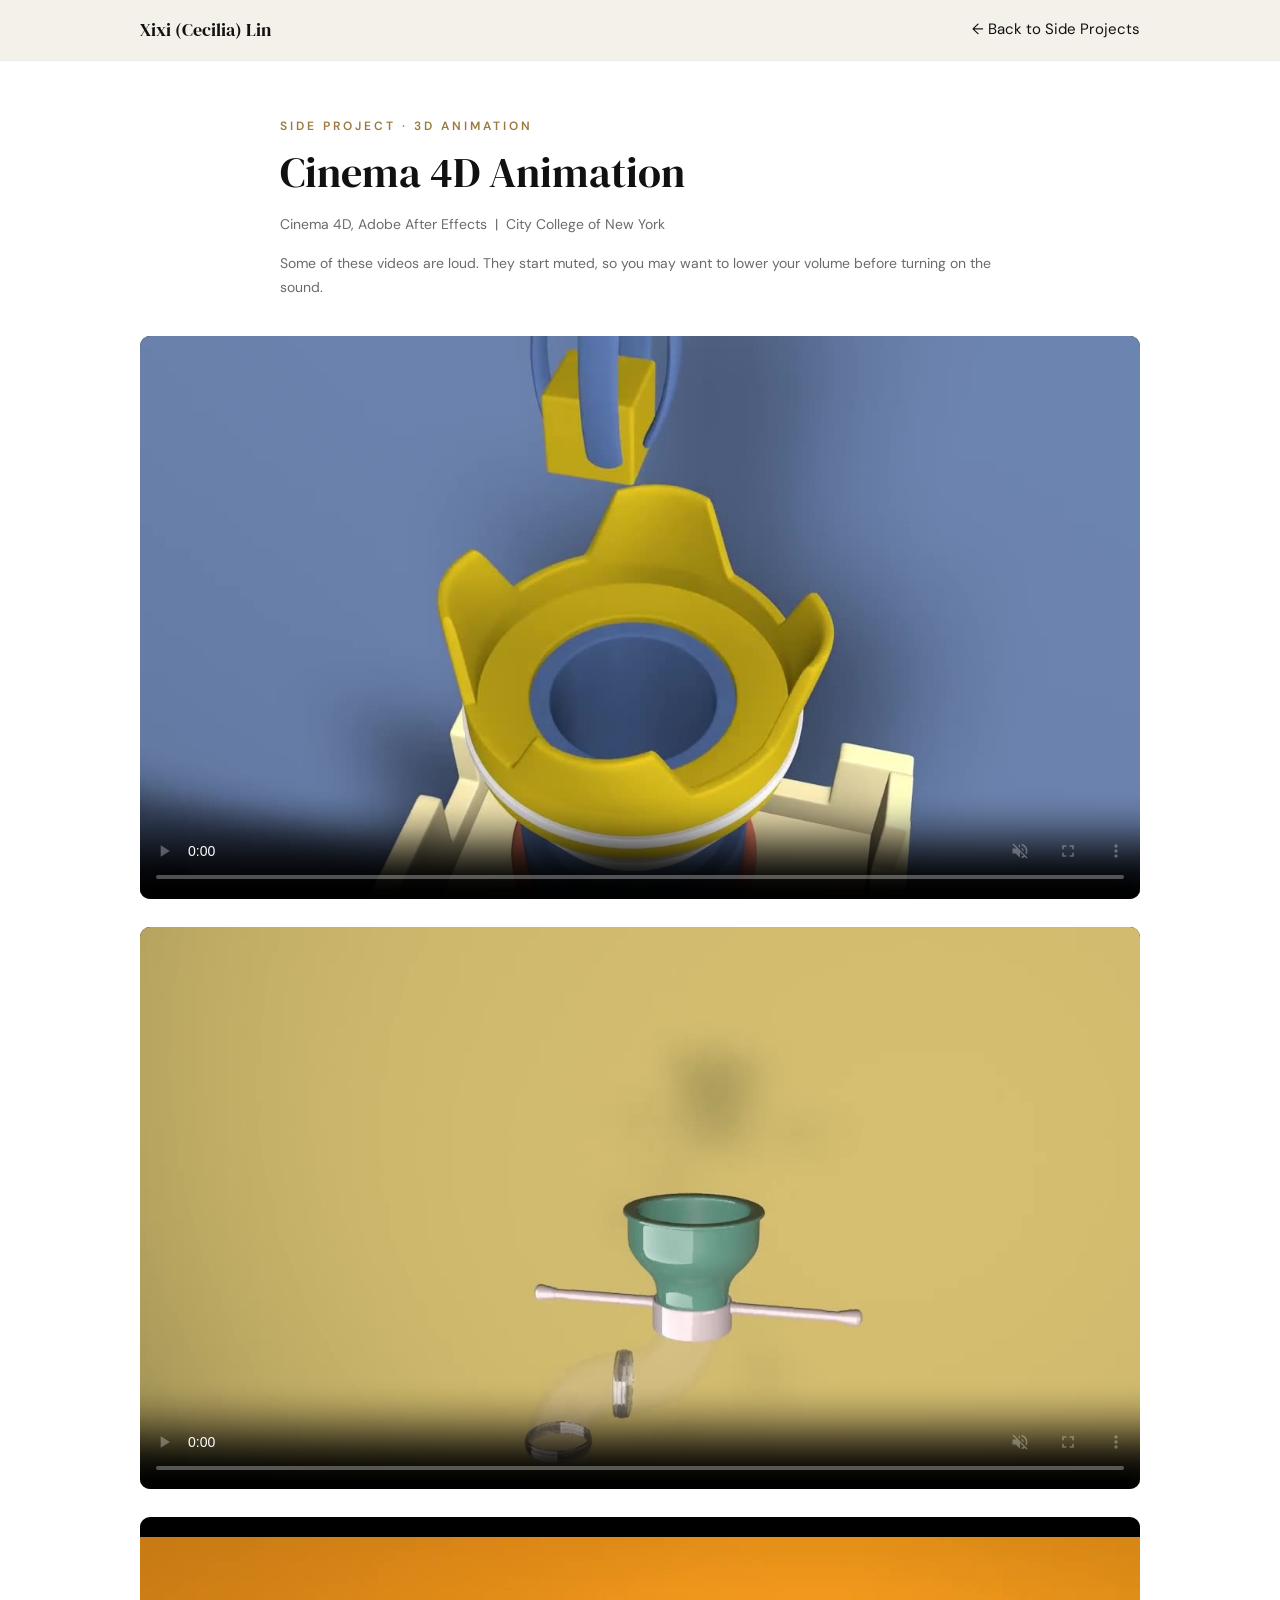
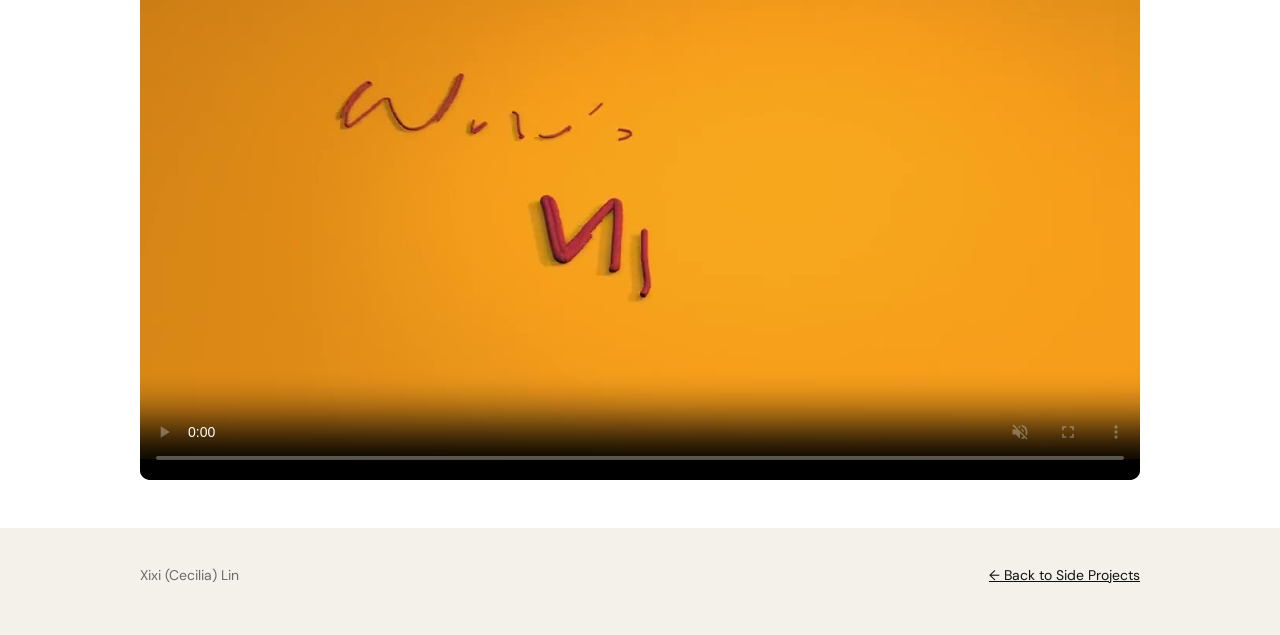
<file: cinema-4d.html>
<!DOCTYPE html>
<html lang="en">
<head>
  <meta charset="UTF-8">
  <meta name="viewport" content="width=device-width, initial-scale=1">
  <title>Cinema 4D Animation | Xixi (Cecilia) Lin</title>
  <link rel="icon" href="/favicon.ico" sizes="any">
  <link rel="icon" type="image/png" sizes="32x32" href="/favicon-32.png">
  <link rel="apple-touch-icon" href="/apple-touch-icon.png">
  <meta name="description" content="Three short animations made in Cinema 4D and Adobe After Effects by Xixi (Cecilia) Lin.">
  <link href="https://fonts.googleapis.com/css2?family=DM+Serif+Display&family=DM+Sans:wght@400;500;600&display=swap" rel="stylesheet">
  <style>
    :root {
      --text: #1a1a1a;
      --ink: #111111;
      --muted: #6b6b6b;
      --line: #e6e1d6;
      --bg: #ffffff;
      --soft: #f4f1ea;
      --accent: #c9a46a;
    }
    * { box-sizing: border-box; margin: 0; padding: 0; }
    body { font-family: "DM Sans", sans-serif; color: var(--text); background: var(--bg); line-height: 1.7; font-size: 16px; }
    a { color: var(--ink); }
    .wrap { max-width: 760px; margin: 0 auto; padding: 0 20px; }
    .wide { max-width: 1040px; }
    nav { position: sticky; top: 0; z-index: 10; background: var(--soft); box-shadow: 0 1px 0 rgba(0,0,0,0.08); }
    nav .wrap { max-width: 1040px; display: flex; justify-content: space-between; align-items: center; height: 60px; }
    nav .name { font-family: "DM Serif Display", serif; color: var(--ink); text-decoration: none; font-size: 18px; }
    nav .back { color: var(--ink); text-decoration: none; font-size: 15px; }
    nav .back:hover { color: #555; }
    .intro { padding: 56px 0 36px; }
    .kicker { color: #9a7a3f; letter-spacing: 3px; font-size: 12px; font-weight: 600; text-transform: uppercase; }
    h1 { font-family: "DM Serif Display", serif; font-weight: 400; font-size: 42px; line-height: 1.15; color: var(--ink); margin: 12px 0 14px; }
    .lead { font-size: 18px; color: #333; }
    .meta { margin-top: 16px; color: var(--muted); font-size: 14px; }
    section { padding: 44px 0; border-top: 1px solid var(--line); }
    h2 { font-family: "DM Serif Display", serif; font-weight: 400; font-size: 26px; color: var(--ink); margin-bottom: 18px; }
    figure { margin: 0; }
    figure img { width: 100%; height: auto; display: block; border-radius: 10px; border: 1px solid var(--line); }
    .hero { margin-bottom: 44px; }
    .hero img { box-shadow: 0 12px 36px rgba(0,0,0,0.08); }
    .grid { display: grid; gap: 16px; }
    .grid.three { grid-template-columns: repeat(3, minmax(0, 1fr)); }
    .grid.two { grid-template-columns: repeat(2, minmax(0, 1fr)); }
    .illus { max-width: 820px; margin: 0 auto; }
    footer { background: var(--soft); color: var(--muted); padding: 36px 0 48px; font-size: 14px; }
    footer .wrap { max-width: 1040px; display: flex; justify-content: space-between; flex-wrap: wrap; gap: 12px; }
    footer a { color: var(--ink); }
    @media (max-width: 743px) {
      h1 { font-size: 32px; }
      .lead { font-size: 16px; }
      nav .name { font-size: 16px; }
      .grid.three, .grid.two { grid-template-columns: 1fr; }
    }
    .videos { display: grid; gap: 28px; }
    .videos video { width: 100%; height: auto; aspect-ratio: 16 / 9; object-fit: contain; display: block; background: #000; border-radius: 10px; }
  </style>
</head>
<body>
  <nav>
    <div class="wrap">
      <a class="name" href="index.html">Xixi (Cecilia) Lin</a>
      <a class="back" href="index.html#life">&larr; Back to Side Projects</a>
    </div>
  </nav>

  <main>
    <div class="intro">
      <div class="wrap">
        <div class="kicker">Side Project · 3D Animation</div>
        <h1>Cinema 4D Animation</h1>
        <p class="meta">Cinema 4D, Adobe After Effects &nbsp;|&nbsp; City College of New York</p>
        <p class="meta">Some of these videos are loud. They start muted, so you may want to lower your volume before turning on the sound.</p>
      </div>
    </div>

    <div class="wrap wide" style="padding-bottom:48px">
      <div class="videos">
        <video src="images/side/cinema-4d/video1.mp4" poster="images/side/cinema-4d/poster1.jpg" controls muted playsinline preload="metadata"></video>
        <video src="images/side/cinema-4d/video2.mp4" poster="images/side/cinema-4d/poster2.jpg" controls muted playsinline preload="metadata"></video>
        <video src="images/side/cinema-4d/video3.mp4" poster="images/side/cinema-4d/poster3.jpg" controls muted playsinline preload="metadata"></video>
      </div>
    </div>
  </main>

  <footer>
    <div class="wrap">
      <span>Xixi (Cecilia) Lin</span>
      <a href="index.html#life">&larr; Back to Side Projects</a>
    </div>
  </footer>
</body>
</html>
</file>
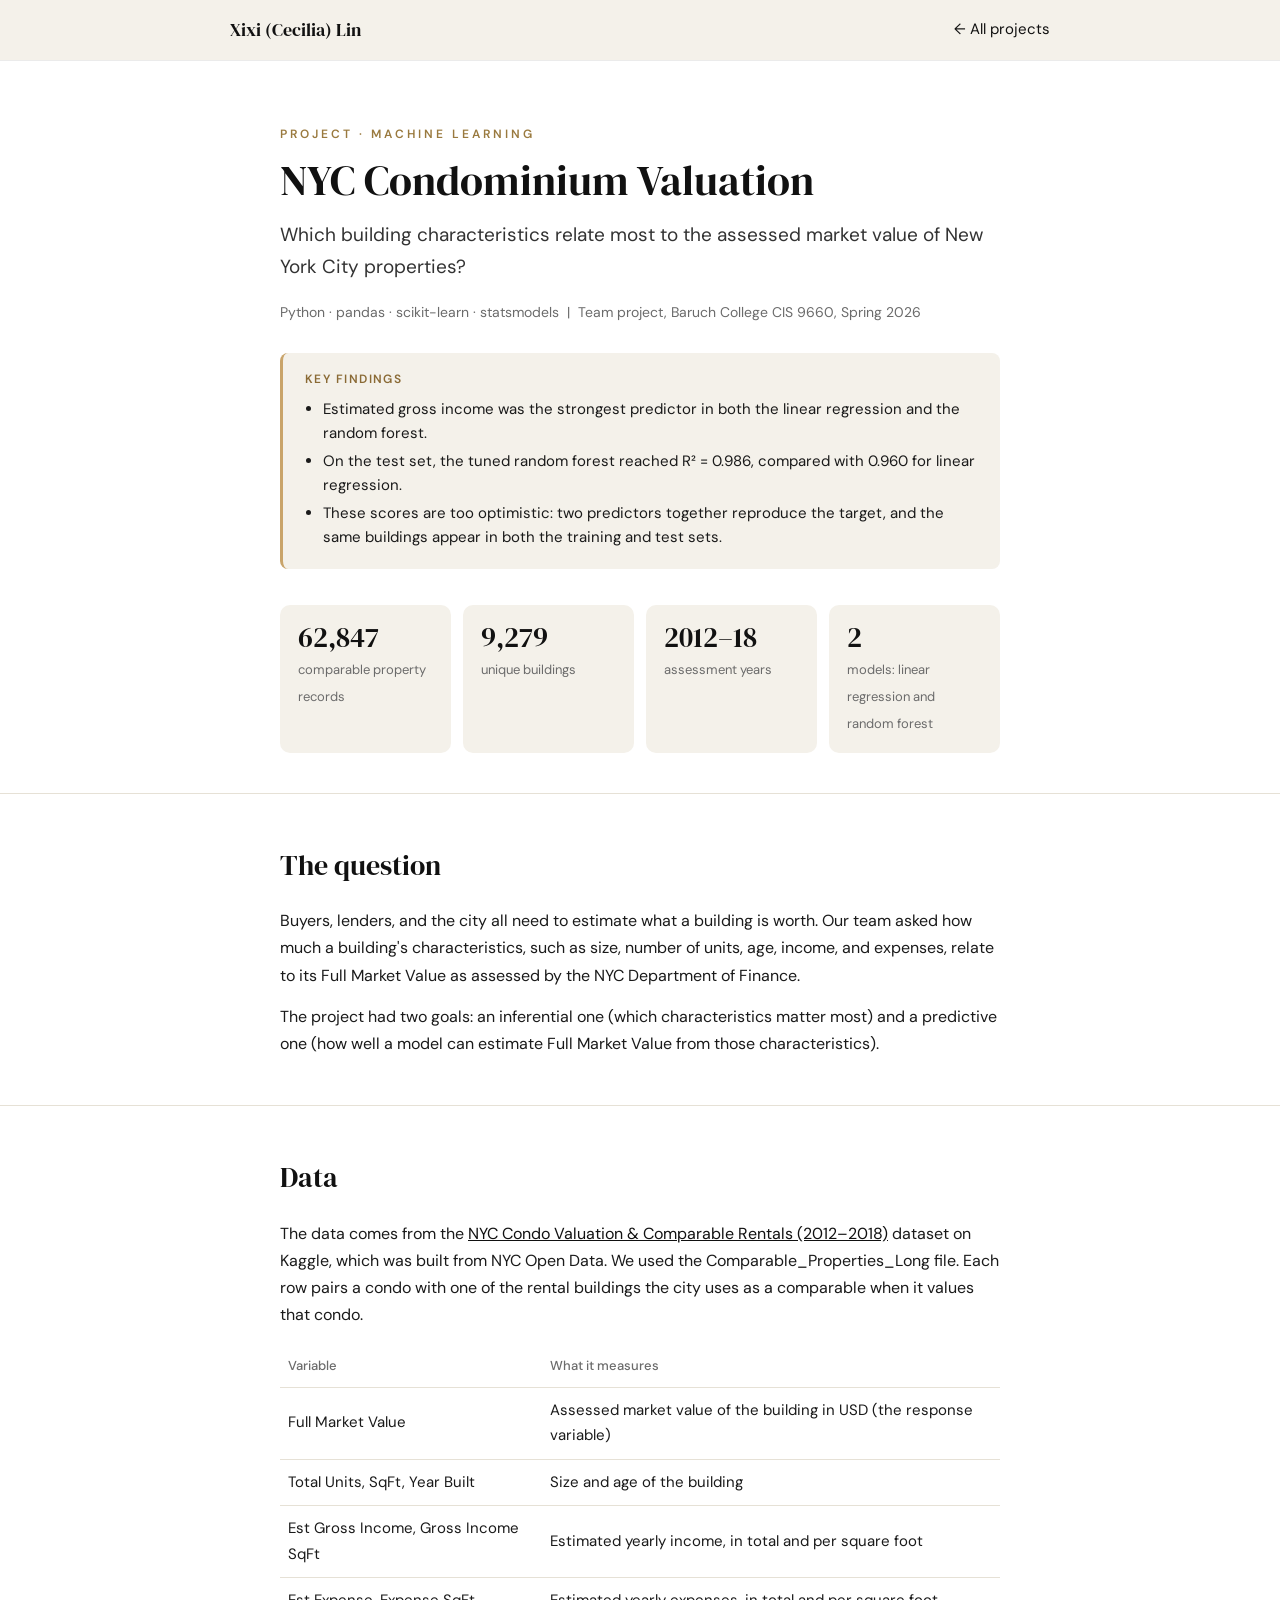
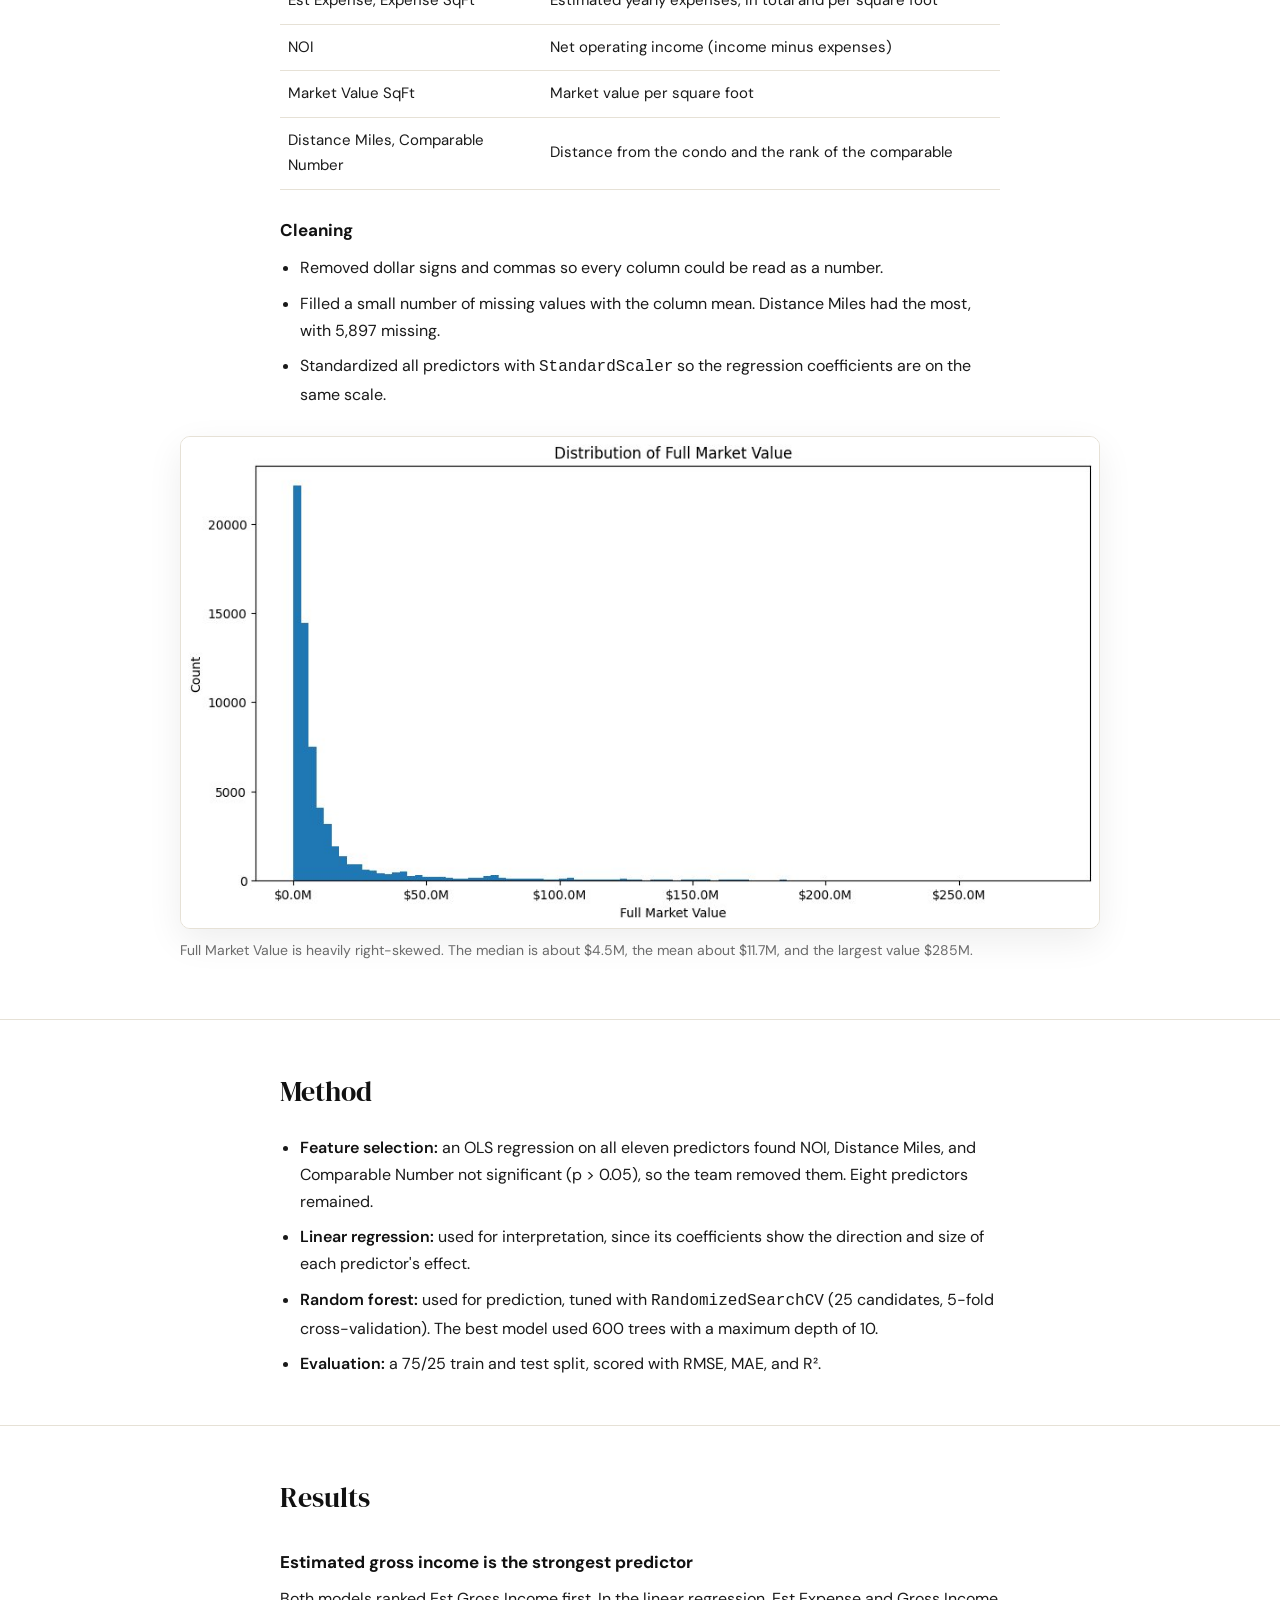
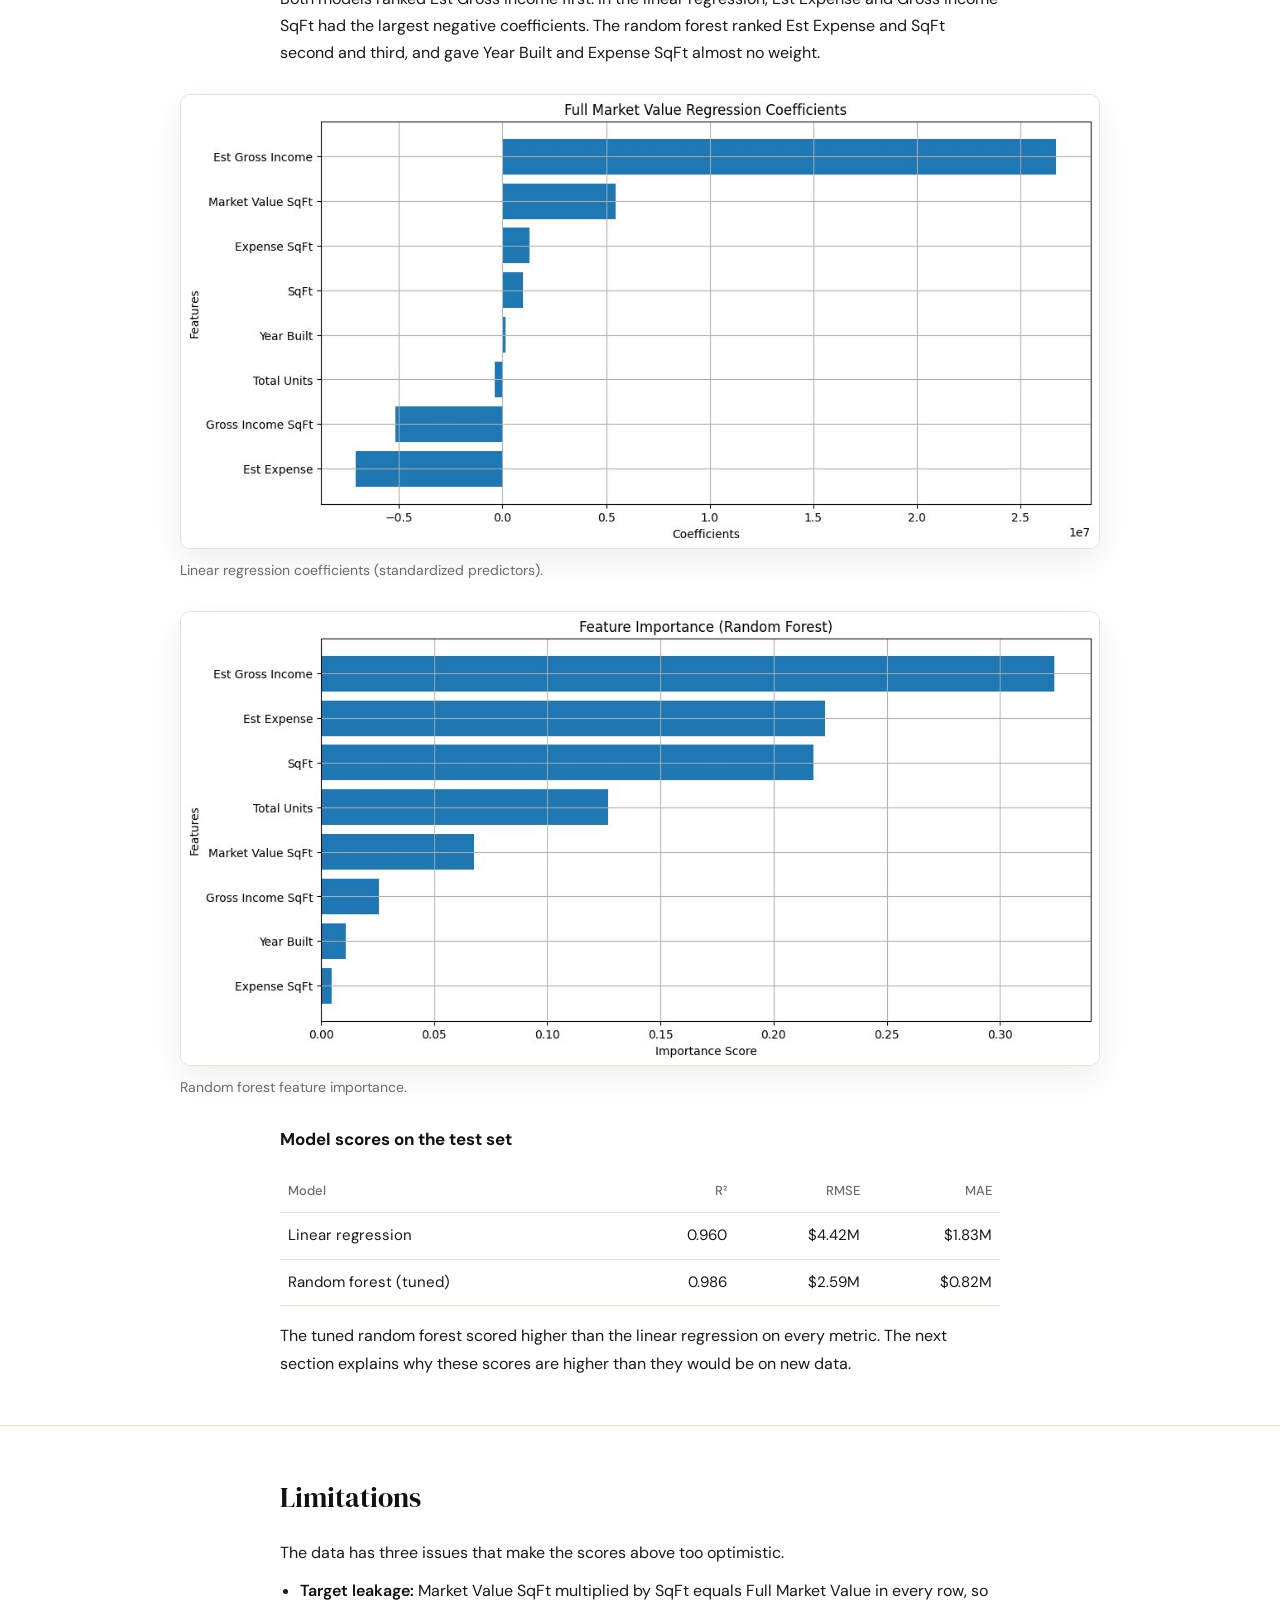
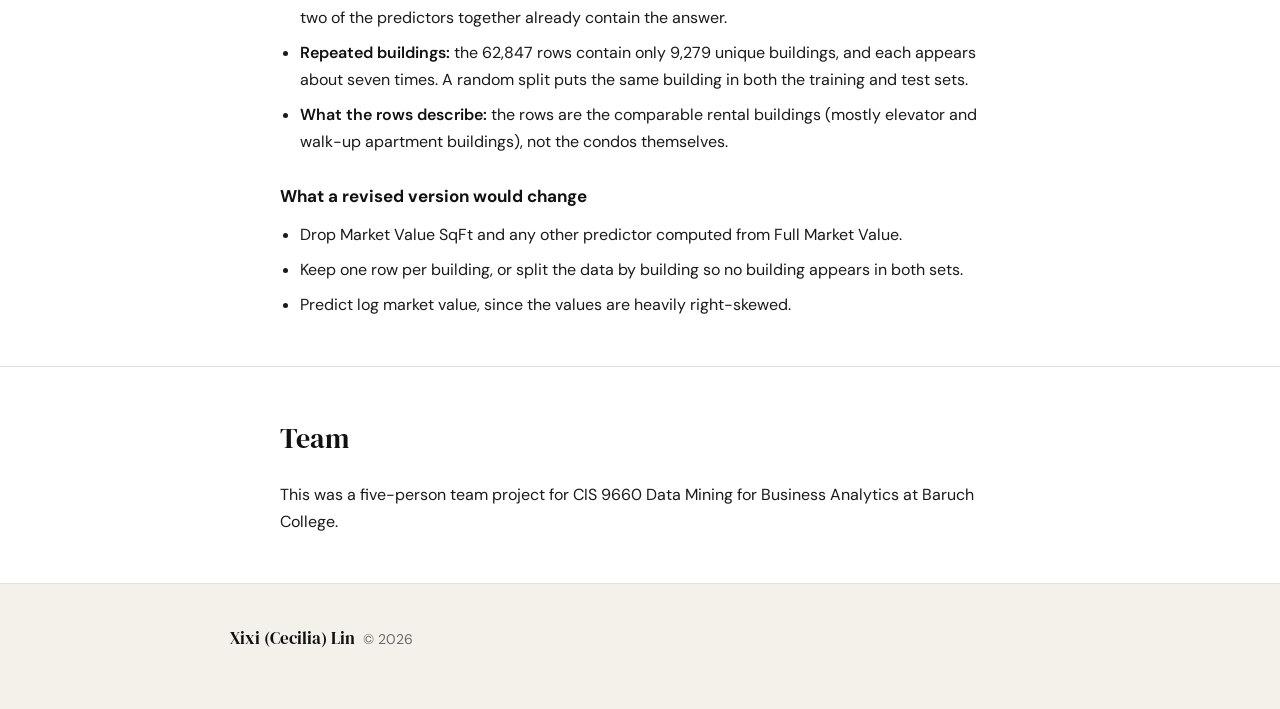
<file: condo-valuation.html>
<!DOCTYPE html>
<html lang="en">
<head>
  <meta charset="UTF-8">
  <meta name="viewport" content="width=device-width, initial-scale=1">
  <title>NYC Condominium Valuation | Xixi (Cecilia) Lin</title>
  <link rel="icon" href="/favicon.ico" sizes="any">
  <link rel="icon" type="image/png" sizes="32x32" href="/favicon-32.png">
  <link rel="apple-touch-icon" href="/apple-touch-icon.png">
  <meta name="description" content="Which building characteristics relate to the assessed market value of NYC properties, 2012 to 2018. A team project from Baruch College CIS 9660.">
  <link href="https://fonts.googleapis.com/css2?family=DM+Serif+Display&family=DM+Sans:wght@400;500;600&display=swap" rel="stylesheet">
  <style>
    :root {
      --text: #1a1a1a;
      --ink: #111111;
      --muted: #6b6b6b;
      --line: #e6e1d6;
      --bg: #ffffff;
      --soft: #f4f1ea;
      --accent: #c9a46a;
    }
    * { box-sizing: border-box; margin: 0; padding: 0; }
    html { scroll-behavior: smooth; scroll-padding-top: 70px; }
    body { font-family: "DM Sans", sans-serif; color: var(--text); background: var(--bg); line-height: 1.7; font-size: 16px; }
    a { color: var(--ink); }
    .wrap { max-width: 760px; margin: 0 auto; padding: 0 20px; }
    .wide { max-width: 960px; }

    nav { position: sticky; top: 0; z-index: 10; background: var(--soft); box-shadow: 0 1px 0 rgba(0,0,0,0.08); }
    nav .wrap { max-width: 860px; display: flex; justify-content: space-between; align-items: center; height: 60px; }
    nav .name { font-family: "DM Serif Display", serif; color: var(--ink); text-decoration: none; font-size: 18px; }
    nav .back { color: var(--ink); text-decoration: none; font-size: 15px; }
    nav .back:hover { color: #555; }

    .intro { padding: 64px 0 40px; border-bottom: 1px solid var(--line); }
    .kicker { color: #9a7a3f; letter-spacing: 3px; font-size: 12px; font-weight: 600; text-transform: uppercase; }
    h1 { font-family: "DM Serif Display", serif; font-weight: 400; font-size: 42px; line-height: 1.15; color: var(--ink); margin: 12px 0 14px; }
    .lead { font-size: 19px; color: #333; }
    .meta { margin-top: 18px; color: var(--muted); font-size: 14px; }
    .actions { margin-top: 24px; display: flex; gap: 12px; flex-wrap: wrap; }
    .btn { display: inline-block; padding: 9px 18px; border-radius: 6px; text-decoration: none; font-size: 15px; font-weight: 500; border: 1px solid var(--ink); color: var(--ink); transition: background 0.2s ease, color 0.2s ease; }
    .btn.solid, .btn:hover { background: var(--ink); color: #fff; }
    .actions:hover .btn.solid:not(:hover) { background: transparent; color: var(--ink); }

    .stats { display: grid; grid-template-columns: repeat(4, 1fr); gap: 12px; margin-top: 36px; }
    .stat { background: var(--soft); border-radius: 10px; padding: 16px 18px; }
    .stat b { display: block; font-family: "DM Serif Display", serif; font-weight: 400; font-size: 28px; color: var(--ink); line-height: 1.2; }
    .stat span { font-size: 13px; color: var(--muted); }

    section { padding: 48px 0; border-bottom: 1px solid var(--line); }
    h2 { font-family: "DM Serif Display", serif; font-weight: 400; font-size: 28px; color: var(--ink); margin-bottom: 18px; }
    h3 { font-size: 17px; color: var(--ink); margin: 26px 0 8px; }
    p + p { margin-top: 14px; }
    ul { padding-left: 20px; margin-top: 10px; }
    li + li { margin-top: 8px; }
    .num { font-weight: 600; color: var(--ink); }

    figure { margin: 28px 0 8px; }
    figure img { width: 100%; display: block; border: 1px solid var(--line); border-radius: 10px; box-shadow: 0 12px 36px rgba(0,0,0,0.07); }
    .fig-grid { display: grid; grid-template-columns: 1fr 1fr; gap: 16px; }
    .fig-grid figure { margin-bottom: 0; }
    .includes { display: grid; grid-template-columns: 1fr 1fr; gap: 12px 28px; padding-left: 0; list-style: none; }
    .includes li { margin: 0; padding-left: 14px; border-left: 2px solid var(--line); }
    .includes b { display: block; color: var(--ink); font-weight: 600; }
    figcaption { font-size: 14px; color: var(--muted); margin-top: 10px; }

    table { width: 100%; border-collapse: collapse; margin-top: 16px; font-size: 15px; }
    th, td { text-align: left; padding: 10px 8px; border-bottom: 1px solid var(--line); }
    th { font-size: 13px; color: var(--muted); font-weight: 500; }
    td.r { text-align: right; font-variant-numeric: tabular-nums; }
    th.r { text-align: right; }

    table + p { margin-top: 16px; }
    .note { background: var(--soft); border-left: 3px solid var(--accent); padding: 14px 18px; margin-top: 18px; font-size: 15px; }
    .todo { background: #fff6e0; border: 1px dashed #d9b36b; padding: 14px 18px; border-radius: 8px; font-size: 15px; }

    footer { background: var(--soft); color: var(--muted); padding: 40px 0 60px; font-size: 14px; }
    footer .wrap { max-width: 860px; }
    footer strong { color: var(--ink); font-family: "DM Serif Display", serif; font-size: 17px; font-weight: 400; }

    @media (max-width: 743px) {
      h1 { font-size: 32px; }
      .lead { font-size: 17px; }
      .stats { grid-template-columns: repeat(2, 1fr); }
      .fig-grid, .includes { grid-template-columns: 1fr; }
      nav .name { font-size: 16px; }
      table { font-size: 14px; }
    }
    .keyf { margin-top: 28px; background: var(--soft); border-left: 3px solid var(--accent); border-radius: 8px; padding: 16px 22px; }
    .keyf .keyf-label { font-size: 12px; font-weight: 600; letter-spacing: 0.12em; text-transform: uppercase; color: #8a6a35; margin-bottom: 8px; }
    .keyf ul { margin: 0; padding-left: 18px; }
    .keyf li { font-size: 15px; line-height: 1.6; margin: 4px 0; }
  </style>
</head>
<body>

  <nav>
    <div class="wrap">
      <a class="name" href="index.html">Xixi (Cecilia) Lin</a>
      <a class="back" href="index.html#projects">&larr; All projects</a>
    </div>
  </nav>

  <main>
    <div class="intro">
      <div class="wrap">
        <div class="kicker">Project · Machine Learning</div>
        <h1>NYC Condominium Valuation</h1>
        <p class="lead">Which building characteristics relate most to the assessed market value of New York City properties?</p>
        <p class="meta">Python · pandas · scikit-learn · statsmodels &nbsp;|&nbsp; Team project, Baruch College CIS 9660, Spring 2026</p>
        <div class="keyf">
          <div class="keyf-label">Key findings</div>
          <ul>
            <li>Estimated gross income was the strongest predictor in both the linear regression and the random forest.</li>
            <li>On the test set, the tuned random forest reached R&sup2; = 0.986, compared with 0.960 for linear regression.</li>
            <li>These scores are too optimistic: two predictors together reproduce the target, and the same buildings appear in both the training and test sets.</li>
          </ul>
        </div>
        <div class="stats">
          <div class="stat"><b>62,847</b><span>comparable property records</span></div>
          <div class="stat"><b>9,279</b><span>unique buildings</span></div>
          <div class="stat"><b>2012&ndash;18</b><span>assessment years</span></div>
          <div class="stat"><b>2</b><span>models: linear regression and random forest</span></div>
        </div>
      </div>
    </div>

    <section id="question">
      <div class="wrap">
        <h2>The question</h2>
        <p>Buyers, lenders, and the city all need to estimate what a building is worth. Our team asked how much a building's characteristics, such as size, number of units, age, income, and expenses, relate to its Full Market Value as assessed by the NYC Department of Finance.</p>
        <p>The project had two goals: an inferential one (which characteristics matter most) and a predictive one (how well a model can estimate Full Market Value from those characteristics).</p>
      </div>
    </section>

    <section id="data">
      <div class="wrap">
        <h2>Data</h2>
        <p>The data comes from the <a href="https://www.kaggle.com/datasets/abhishekori/nyc-condo-valuation-and-comparable-rentals-2012-2018">NYC Condo Valuation &amp; Comparable Rentals (2012&ndash;2018)</a> dataset on Kaggle, which was built from NYC Open Data. We used the Comparable_Properties_Long file. Each row pairs a condo with one of the rental buildings the city uses as a comparable when it values that condo.</p>
        <table>
          <thead><tr><th>Variable</th><th>What it measures</th></tr></thead>
          <tbody>
            <tr><td>Full Market Value</td><td>Assessed market value of the building in USD (the response variable)</td></tr>
            <tr><td>Total Units, SqFt, Year Built</td><td>Size and age of the building</td></tr>
            <tr><td>Est Gross Income, Gross Income SqFt</td><td>Estimated yearly income, in total and per square foot</td></tr>
            <tr><td>Est Expense, Expense SqFt</td><td>Estimated yearly expenses, in total and per square foot</td></tr>
            <tr><td>NOI</td><td>Net operating income (income minus expenses)</td></tr>
            <tr><td>Market Value SqFt</td><td>Market value per square foot</td></tr>
            <tr><td>Distance Miles, Comparable Number</td><td>Distance from the condo and the rank of the comparable</td></tr>
          </tbody>
        </table>
        <h3>Cleaning</h3>
        <ul>
          <li>Removed dollar signs and commas so every column could be read as a number.</li>
          <li>Filled a small number of missing values with the column mean. Distance Miles had the most, with 5,897 missing.</li>
          <li>Standardized all predictors with <code>StandardScaler</code> so the regression coefficients are on the same scale.</li>
        </ul>
      </div>
      <div class="wrap wide">
        <figure>
          <img src="images/condo-distribution.jpg" alt="Histogram of Full Market Value, heavily right-skewed" loading="lazy">
          <figcaption>Full Market Value is heavily right-skewed. The median is about $4.5M, the mean about $11.7M, and the largest value $285M.</figcaption>
        </figure>
      </div>
    </section>

    <section id="method">
      <div class="wrap">
        <h2>Method</h2>
        <ul>
          <li><span class="num">Feature selection:</span> an OLS regression on all eleven predictors found NOI, Distance Miles, and Comparable Number not significant (p &gt; 0.05), so the team removed them. Eight predictors remained.</li>
          <li><span class="num">Linear regression:</span> used for interpretation, since its coefficients show the direction and size of each predictor's effect.</li>
          <li><span class="num">Random forest:</span> used for prediction, tuned with <code>RandomizedSearchCV</code> (25 candidates, 5-fold cross-validation). The best model used 600 trees with a maximum depth of 10.</li>
          <li><span class="num">Evaluation:</span> a 75/25 train and test split, scored with RMSE, MAE, and R&sup2;.</li>
        </ul>
      </div>
    </section>

    <section id="results">
      <div class="wrap">
        <h2>Results</h2>
        <h3>Estimated gross income is the strongest predictor</h3>
        <p>Both models ranked Est Gross Income first. In the linear regression, Est Expense and Gross Income SqFt had the largest negative coefficients. The random forest ranked Est Expense and SqFt second and third, and gave Year Built and Expense SqFt almost no weight.</p>
      </div>
      <div class="wrap wide">
        <figure>
            <img src="images/condo-coefficients.jpg" alt="Bar chart of standardized linear regression coefficients" loading="lazy">
            <figcaption>Linear regression coefficients (standardized predictors).</figcaption>
          </figure>
          <figure>
            <img src="images/condo-importance.jpg" alt="Bar chart of random forest feature importance scores" loading="lazy">
            <figcaption>Random forest feature importance.</figcaption>
          </figure>
      </div>
      <div class="wrap">
        <h3>Model scores on the test set</h3>
        <table>
          <thead><tr><th>Model</th><th class="r">R&sup2;</th><th class="r">RMSE</th><th class="r">MAE</th></tr></thead>
          <tbody>
            <tr><td>Linear regression</td><td class="r">0.960</td><td class="r">$4.42M</td><td class="r">$1.83M</td></tr>
            <tr><td>Random forest (tuned)</td><td class="r">0.986</td><td class="r">$2.59M</td><td class="r">$0.82M</td></tr>
          </tbody>
        </table>
        <p>The tuned random forest scored higher than the linear regression on every metric. The next section explains why these scores are higher than they would be on new data.</p>
      </div>
    </section>

    <section id="limits">
      <div class="wrap">
        <h2>Limitations</h2>
        <p>The data has three issues that make the scores above too optimistic.</p>
        <ul>
          <li><span class="num">Target leakage:</span> Market Value SqFt multiplied by SqFt equals Full Market Value in every row, so two of the predictors together already contain the answer.</li>
          <li><span class="num">Repeated buildings:</span> the 62,847 rows contain only 9,279 unique buildings, and each appears about seven times. A random split puts the same building in both the training and test sets.</li>
          <li><span class="num">What the rows describe:</span> the rows are the comparable rental buildings (mostly elevator and walk-up apartment buildings), not the condos themselves.</li>
        </ul>
        <h3>What a revised version would change</h3>
        <ul>
          <li>Drop Market Value SqFt and any other predictor computed from Full Market Value.</li>
          <li>Keep one row per building, or split the data by building so no building appears in both sets.</li>
          <li>Predict log market value, since the values are heavily right-skewed.</li>
        </ul>
      </div>
    </section>

    <section id="role">
      <div class="wrap">
        <h2>Team</h2>
        <p>This was a five-person team project for CIS 9660 Data Mining for Business Analytics at Baruch College.</p>
      </div>
    </section>
  </main>

  <footer>
    <div class="wrap">
      <strong>Xixi (Cecilia) Lin</strong> &nbsp;© 2026
    </div>
  </footer>

<script data-goatcounter="https://xixilin.goatcounter.com/count" async src="//gc.zgo.at/count.js"></script>
</body>
</html>
</file>
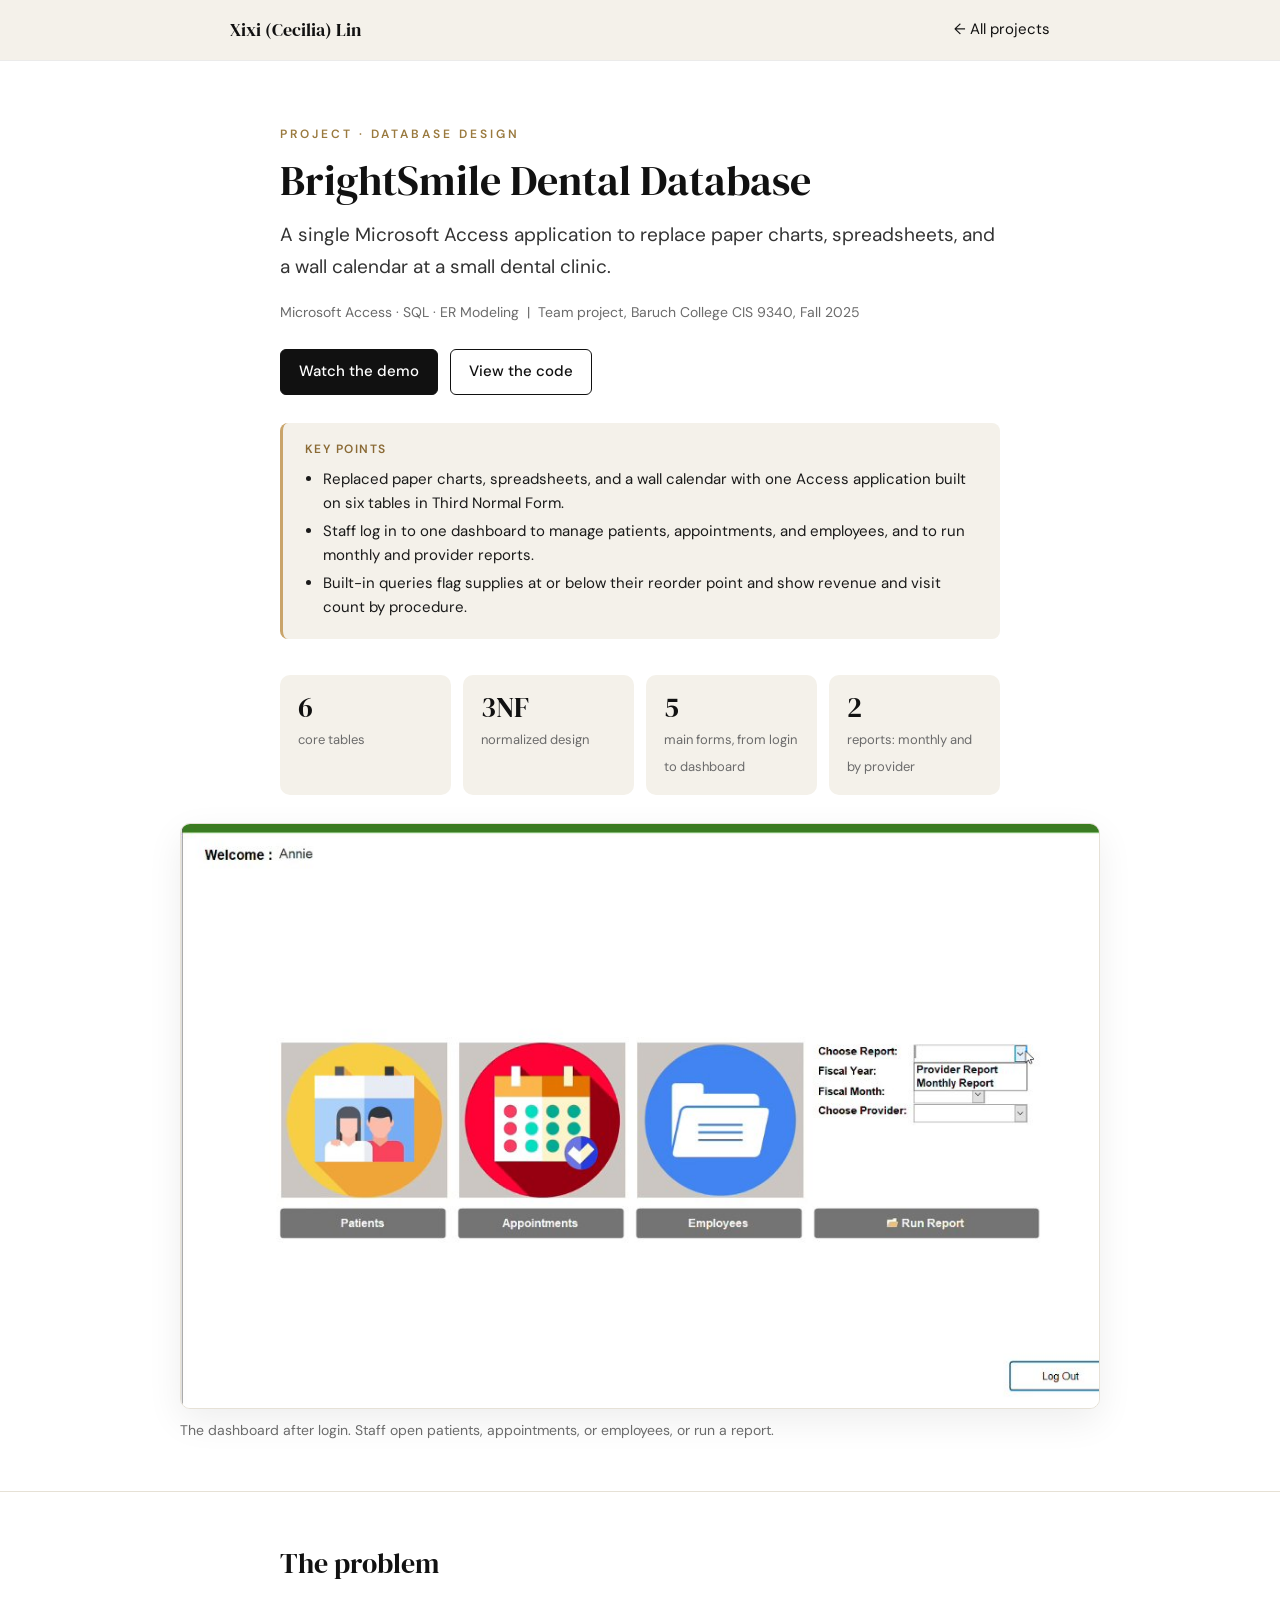
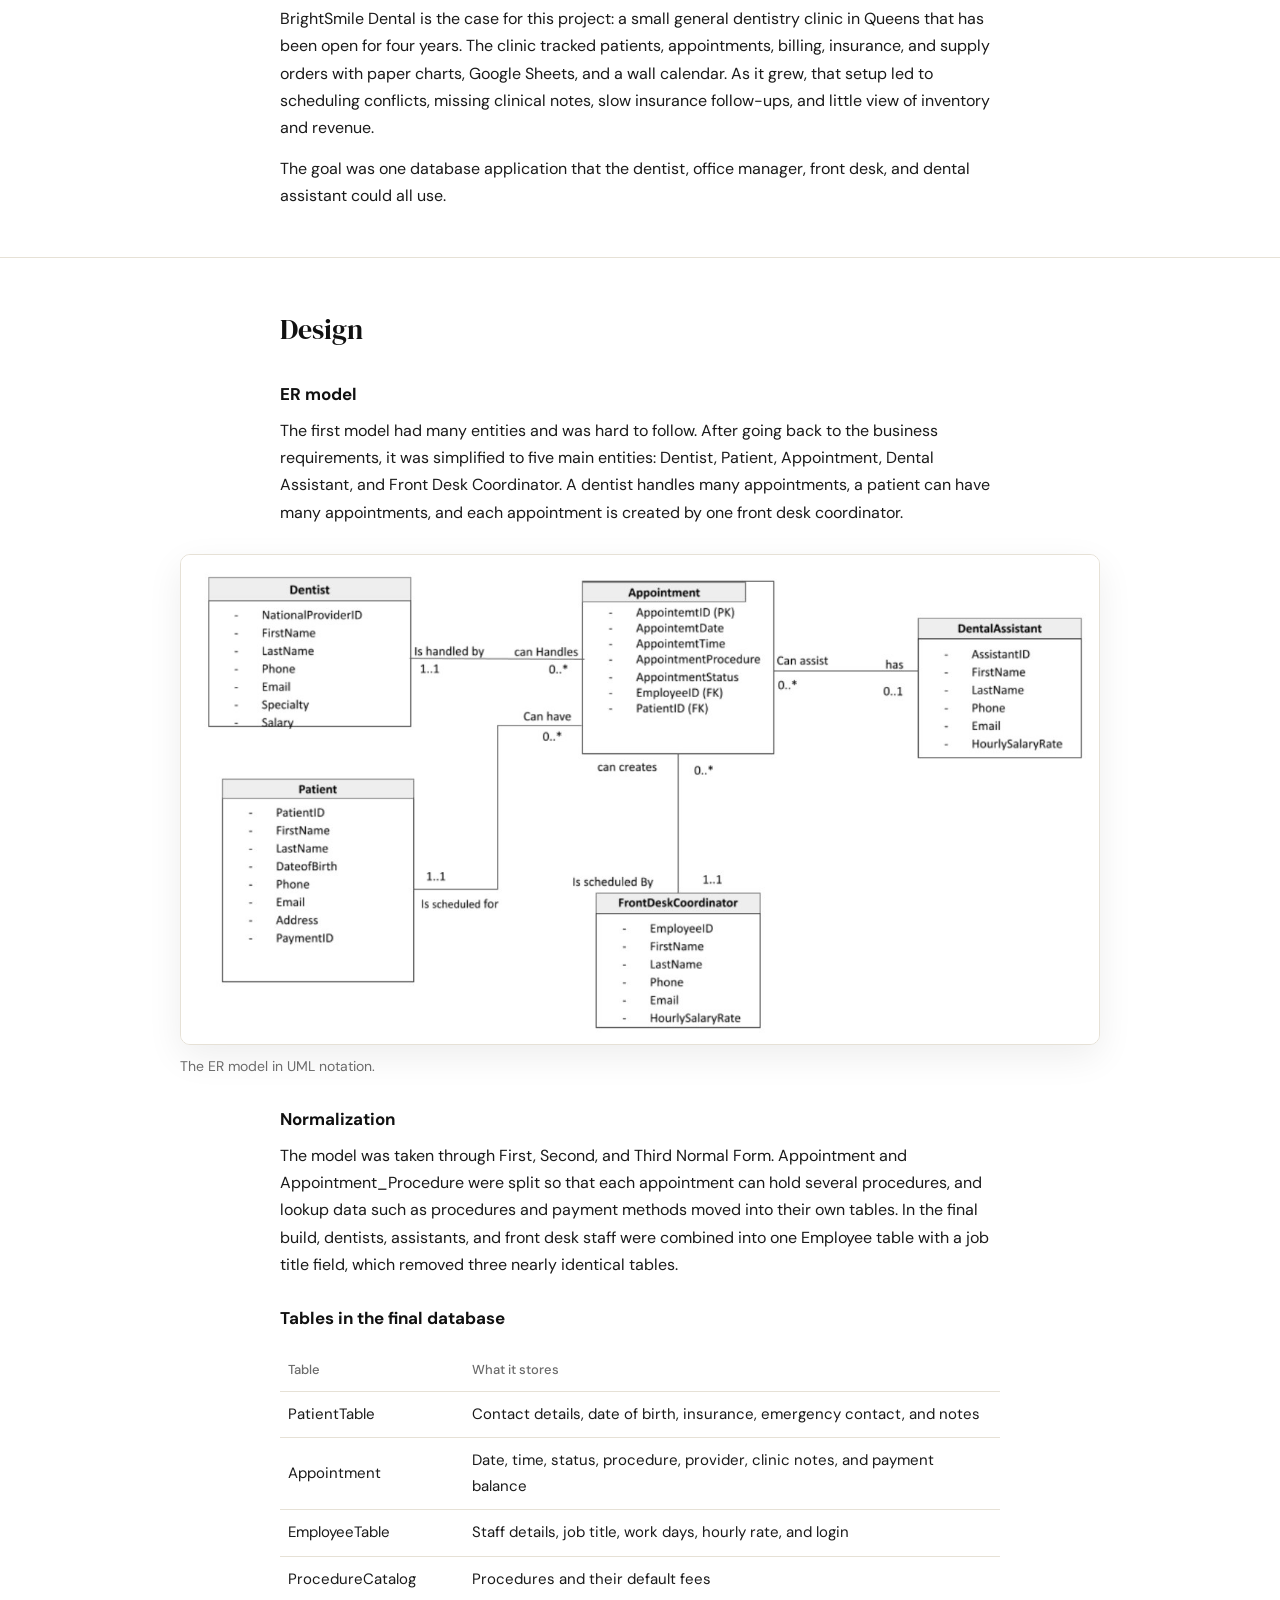
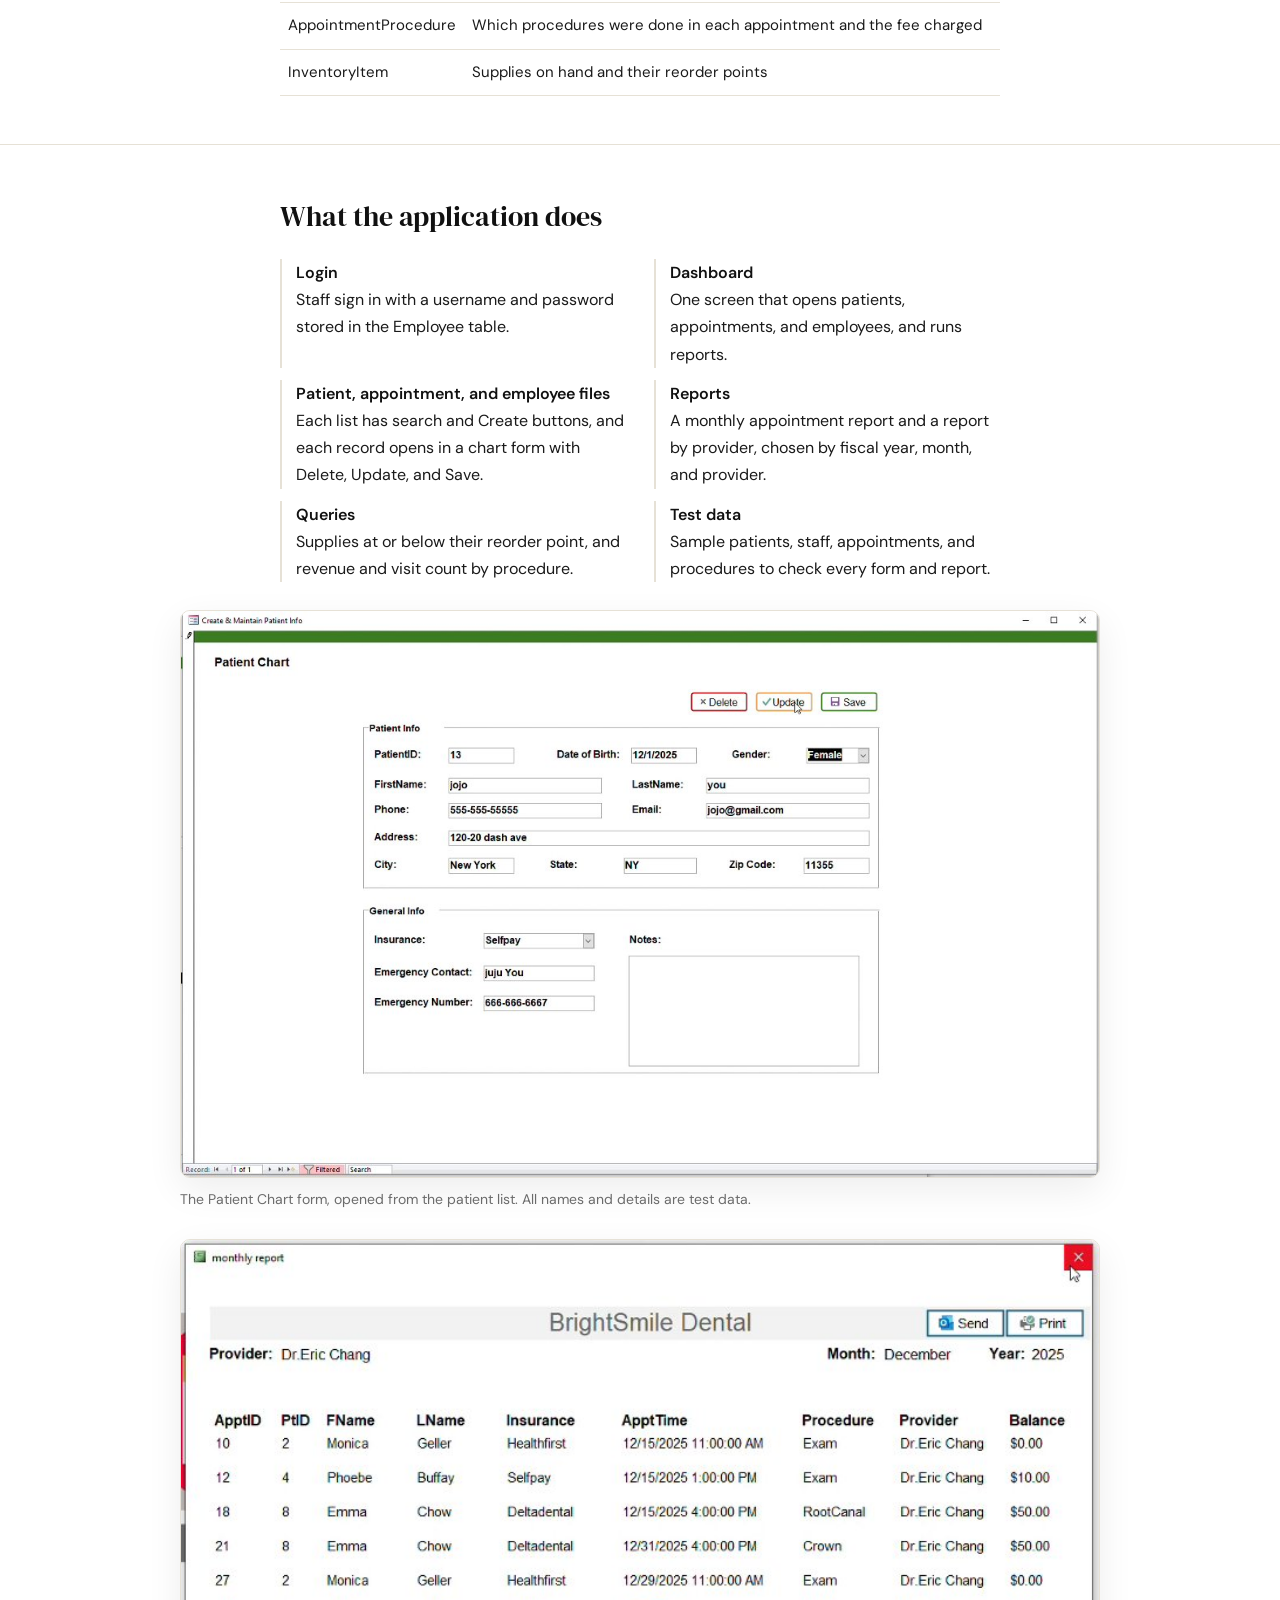
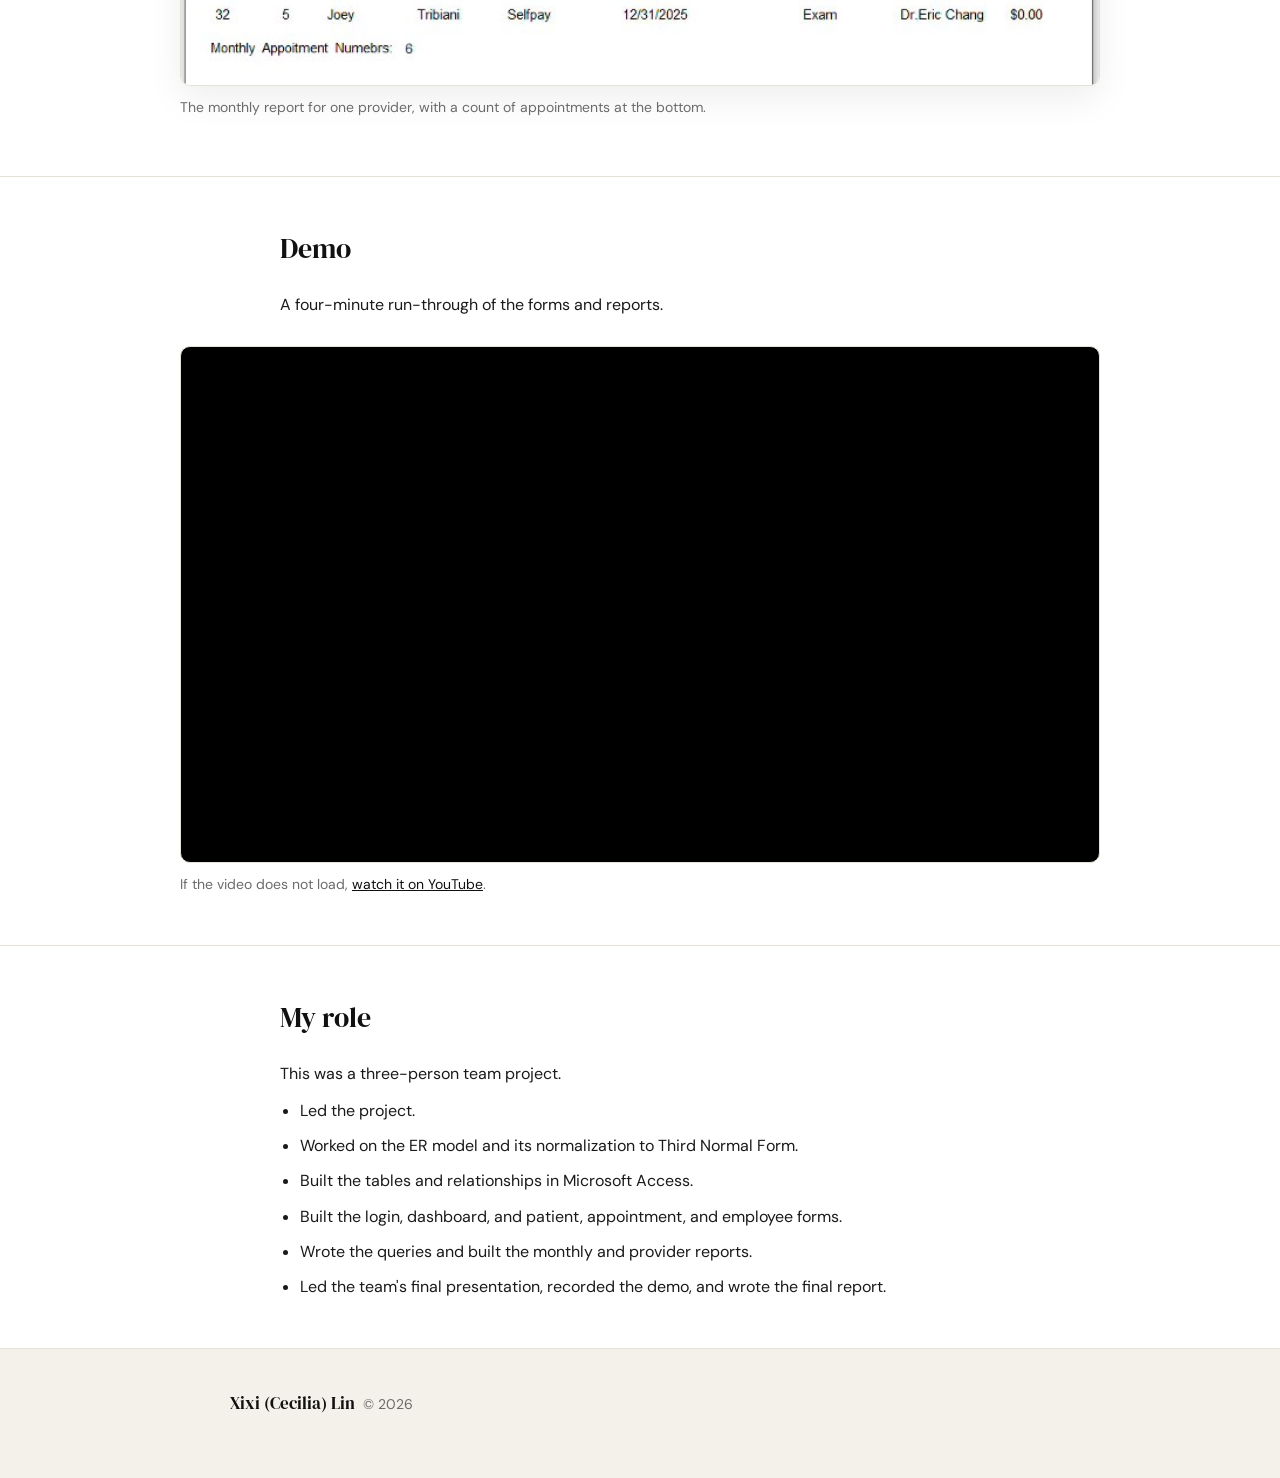
<file: dental-database.html>
<!DOCTYPE html>
<html lang="en">
<head>
  <meta charset="UTF-8">
  <meta name="viewport" content="width=device-width, initial-scale=1">
  <title>BrightSmile Dental Database | Xixi (Cecilia) Lin</title>
  <link rel="icon" href="/favicon.ico" sizes="any">
  <link rel="icon" type="image/png" sizes="32x32" href="/favicon-32.png">
  <link rel="apple-touch-icon" href="/apple-touch-icon.png">
  <meta name="description" content="A Microsoft Access database for a small dental clinic: patients, appointments, staff, procedures, and reports. CIS 9340 project led by Xixi (Cecilia) Lin.">
  <link href="https://fonts.googleapis.com/css2?family=DM+Serif+Display&family=DM+Sans:wght@400;500;600&display=swap" rel="stylesheet">
  <style>
    :root {
      --text: #1a1a1a;
      --ink: #111111;
      --muted: #6b6b6b;
      --line: #e6e1d6;
      --bg: #ffffff;
      --soft: #f4f1ea;
      --accent: #c9a46a;
    }
    * { box-sizing: border-box; margin: 0; padding: 0; }
    html { scroll-behavior: smooth; scroll-padding-top: 70px; }
    body { font-family: "DM Sans", sans-serif; color: var(--text); background: var(--bg); line-height: 1.7; font-size: 16px; }
    a { color: var(--ink); }
    .wrap { max-width: 760px; margin: 0 auto; padding: 0 20px; }
    .wide { max-width: 960px; }

    nav { position: sticky; top: 0; z-index: 10; background: var(--soft); box-shadow: 0 1px 0 rgba(0,0,0,0.08); }
    nav .wrap { max-width: 860px; display: flex; justify-content: space-between; align-items: center; height: 60px; }
    nav .name { font-family: "DM Serif Display", serif; color: var(--ink); text-decoration: none; font-size: 18px; }
    nav .back { color: var(--ink); text-decoration: none; font-size: 15px; }
    nav .back:hover { color: #555; }

    .intro { padding: 64px 0 40px; border-bottom: 1px solid var(--line); }
    .kicker { color: #9a7a3f; letter-spacing: 3px; font-size: 12px; font-weight: 600; text-transform: uppercase; }
    h1 { font-family: "DM Serif Display", serif; font-weight: 400; font-size: 42px; line-height: 1.15; color: var(--ink); margin: 12px 0 14px; }
    .lead { font-size: 19px; color: #333; }
    .meta { margin-top: 18px; color: var(--muted); font-size: 14px; }
    .actions { margin-top: 24px; display: flex; gap: 12px; flex-wrap: wrap; }
    .btn { display: inline-block; padding: 9px 18px; border-radius: 6px; text-decoration: none; font-size: 15px; font-weight: 500; border: 1px solid var(--ink); color: var(--ink); transition: background 0.2s ease, color 0.2s ease; }
    .btn.solid, .btn:hover { background: var(--ink); color: #fff; }
    .actions:hover .btn.solid:not(:hover) { background: transparent; color: var(--ink); }

    .stats { display: grid; grid-template-columns: repeat(4, 1fr); gap: 12px; margin-top: 36px; }
    .stat { background: var(--soft); border-radius: 10px; padding: 16px 18px; }
    .stat b { display: block; font-family: "DM Serif Display", serif; font-weight: 400; font-size: 28px; color: var(--ink); line-height: 1.2; }
    .stat span { font-size: 13px; color: var(--muted); }

    section { padding: 48px 0; border-bottom: 1px solid var(--line); }
    h2 { font-family: "DM Serif Display", serif; font-weight: 400; font-size: 28px; color: var(--ink); margin-bottom: 18px; }
    h3 { font-size: 17px; color: var(--ink); margin: 26px 0 8px; }
    p + p { margin-top: 14px; }
    ul { padding-left: 20px; margin-top: 10px; }
    li + li { margin-top: 8px; }
    .num { font-weight: 600; color: var(--ink); }

    figure { margin: 28px 0 8px; }
    figure img { width: 100%; display: block; border: 1px solid var(--line); border-radius: 10px; box-shadow: 0 12px 36px rgba(0,0,0,0.07); }
    .fig-grid { display: grid; grid-template-columns: 1fr 1fr; gap: 16px; }
    .fig-grid figure { margin-bottom: 0; }
    .includes { display: grid; grid-template-columns: 1fr 1fr; gap: 12px 28px; padding-left: 0; list-style: none; }
    .includes li { margin: 0; padding-left: 14px; border-left: 2px solid var(--line); }
    .includes b { display: block; color: var(--ink); font-weight: 600; }
    figcaption { font-size: 14px; color: var(--muted); margin-top: 10px; }

    table { width: 100%; border-collapse: collapse; margin-top: 16px; font-size: 15px; }
    th, td { text-align: left; padding: 10px 8px; border-bottom: 1px solid var(--line); }
    th { font-size: 13px; color: var(--muted); font-weight: 500; }
    td.r { text-align: right; font-variant-numeric: tabular-nums; }
    th.r { text-align: right; }

    table + p { margin-top: 16px; }
    .video { position: relative; aspect-ratio: 16 / 9; margin-top: 28px; border-radius: 10px; overflow: hidden; border: 1px solid var(--line); background: #000; }
    .video iframe { position: absolute; inset: 0; width: 100%; height: 100%; border: 0; }
    .note { background: var(--soft); border-left: 3px solid var(--accent); padding: 14px 18px; margin-top: 18px; font-size: 15px; }
    .todo { background: #fff6e0; border: 1px dashed #d9b36b; padding: 14px 18px; border-radius: 8px; font-size: 15px; }

    footer { background: var(--soft); color: var(--muted); padding: 40px 0 60px; font-size: 14px; }
    footer .wrap { max-width: 860px; }
    footer strong { color: var(--ink); font-family: "DM Serif Display", serif; font-size: 17px; font-weight: 400; }

    @media (max-width: 743px) {
      h1 { font-size: 32px; }
      .lead { font-size: 17px; }
      .stats { grid-template-columns: repeat(2, 1fr); }
      .fig-grid, .includes { grid-template-columns: 1fr; }
      nav .name { font-size: 16px; }
      table { font-size: 14px; }
    }
    .keyf { margin-top: 28px; background: var(--soft); border-left: 3px solid var(--accent); border-radius: 8px; padding: 16px 22px; }
    .keyf .keyf-label { font-size: 12px; font-weight: 600; letter-spacing: 0.12em; text-transform: uppercase; color: #8a6a35; margin-bottom: 8px; }
    .keyf ul { margin: 0; padding-left: 18px; }
    .keyf li { font-size: 15px; line-height: 1.6; margin: 4px 0; }
  </style>
</head>
<body>

  <nav>
    <div class="wrap">
      <a class="name" href="index.html">Xixi (Cecilia) Lin</a>
      <a class="back" href="index.html#projects">&larr; All projects</a>
    </div>
  </nav>

  <main>
    <div class="intro">
      <div class="wrap">
        <div class="kicker">Project · Database Design</div>
        <h1>BrightSmile Dental Database</h1>
        <p class="lead">A single Microsoft Access application to replace paper charts, spreadsheets, and a wall calendar at a small dental clinic.</p>
        <p class="meta">Microsoft Access · SQL · ER Modeling &nbsp;|&nbsp; Team project, Baruch College CIS 9340, Fall 2025</p>
        <div class="actions">
          <a class="btn solid" href="https://www.youtube.com/watch?v=54yVU4n7h6s">Watch the demo</a>
          <a class="btn" href="https://github.com/xixi0817/brightsmile_dental_database">View the code</a>
        </div>
        <div class="keyf">
          <div class="keyf-label">Key points</div>
          <ul>
            <li>Replaced paper charts, spreadsheets, and a wall calendar with one Access application built on six tables in Third Normal Form.</li>
            <li>Staff log in to one dashboard to manage patients, appointments, and employees, and to run monthly and provider reports.</li>
            <li>Built-in queries flag supplies at or below their reorder point and show revenue and visit count by procedure.</li>
          </ul>
        </div>
        <div class="stats">
          <div class="stat"><b>6</b><span>core tables</span></div>
          <div class="stat"><b>3NF</b><span>normalized design</span></div>
          <div class="stat"><b>5</b><span>main forms, from login to dashboard</span></div>
          <div class="stat"><b>2</b><span>reports: monthly and by provider</span></div>
        </div>
      </div>
      <div class="wrap wide">
        <figure>
          <img src="images/dental-dashboard.jpg" alt="Dashboard form with buttons for Patients, Appointments, Employees, and Run Report">
          <figcaption>The dashboard after login. Staff open patients, appointments, or employees, or run a report.</figcaption>
        </figure>
      </div>
    </div>

    <section id="problem">
      <div class="wrap">
        <h2>The problem</h2>
        <p>BrightSmile Dental is the case for this project: a small general dentistry clinic in Queens that has been open for four years. The clinic tracked patients, appointments, billing, insurance, and supply orders with paper charts, Google Sheets, and a wall calendar. As it grew, that setup led to scheduling conflicts, missing clinical notes, slow insurance follow-ups, and little view of inventory and revenue.</p>
        <p>The goal was one database application that the dentist, office manager, front desk, and dental assistant could all use.</p>
      </div>
    </section>

    <section id="design">
      <div class="wrap">
        <h2>Design</h2>
        <h3>ER model</h3>
        <p>The first model had many entities and was hard to follow. After going back to the business requirements, it was simplified to five main entities: Dentist, Patient, Appointment, Dental Assistant, and Front Desk Coordinator. A dentist handles many appointments, a patient can have many appointments, and each appointment is created by one front desk coordinator.</p>
      </div>
      <div class="wrap wide">
        <figure>
          <img src="images/dental-erd.jpg" alt="UML entity relationship diagram with Dentist, Appointment, Dental Assistant, Patient, and Front Desk Coordinator" loading="lazy">
          <figcaption>The ER model in UML notation.</figcaption>
        </figure>
      </div>
      <div class="wrap">
        <h3>Normalization</h3>
        <p>The model was taken through First, Second, and Third Normal Form. Appointment and Appointment_Procedure were split so that each appointment can hold several procedures, and lookup data such as procedures and payment methods moved into their own tables. In the final build, dentists, assistants, and front desk staff were combined into one Employee table with a job title field, which removed three nearly identical tables.</p>
        <h3>Tables in the final database</h3>
        <table>
          <thead><tr><th>Table</th><th>What it stores</th></tr></thead>
          <tbody>
            <tr><td>PatientTable</td><td>Contact details, date of birth, insurance, emergency contact, and notes</td></tr>
            <tr><td>Appointment</td><td>Date, time, status, procedure, provider, clinic notes, and payment balance</td></tr>
            <tr><td>EmployeeTable</td><td>Staff details, job title, work days, hourly rate, and login</td></tr>
            <tr><td>ProcedureCatalog</td><td>Procedures and their default fees</td></tr>
            <tr><td>AppointmentProcedure</td><td>Which procedures were done in each appointment and the fee charged</td></tr>
            <tr><td>InventoryItem</td><td>Supplies on hand and their reorder points</td></tr>
          </tbody>
        </table>
      </div>
    </section>

    <section id="build">
      <div class="wrap">
        <h2>What the application does</h2>
        <ul class="includes">
          <li><b>Login</b>Staff sign in with a username and password stored in the Employee table.</li>
          <li><b>Dashboard</b>One screen that opens patients, appointments, and employees, and runs reports.</li>
          <li><b>Patient, appointment, and employee files</b>Each list has search and Create buttons, and each record opens in a chart form with Delete, Update, and Save.</li>
          <li><b>Reports</b>A monthly appointment report and a report by provider, chosen by fiscal year, month, and provider.</li>
          <li><b>Queries</b>Supplies at or below their reorder point, and revenue and visit count by procedure.</li>
          <li><b>Test data</b>Sample patients, staff, appointments, and procedures to check every form and report.</li>
        </ul>
      </div>
      <div class="wrap wide">
        <figure>
          <img src="images/dental-patient.jpg" alt="Patient Chart form with patient info, insurance, emergency contact, and notes" loading="lazy">
          <figcaption>The Patient Chart form, opened from the patient list. All names and details are test data.</figcaption>
        </figure>
        <figure>
          <img src="images/dental-report.jpg" alt="Monthly report for one provider listing appointments, insurance, procedures, and balances" loading="lazy">
          <figcaption>The monthly report for one provider, with a count of appointments at the bottom.</figcaption>
        </figure>
      </div>
    </section>

    <section id="demo">
      <div class="wrap">
        <h2>Demo</h2>
        <p>A four-minute run-through of the forms and reports.</p>
      </div>
      <div class="wrap wide">
        <div class="video">
          <iframe src="https://www.youtube-nocookie.com/embed/54yVU4n7h6s" title="BrightSmile Dental database demo" loading="lazy" allow="accelerometer; encrypted-media; gyroscope; picture-in-picture" allowfullscreen></iframe>
        </div>
        <p style="margin-top: 10px; font-size: 14px; color: var(--muted);">If the video does not load, <a href="https://www.youtube.com/watch?v=54yVU4n7h6s">watch it on YouTube</a>.</p>
      </div>
    </section>

    <section id="role">
      <div class="wrap">
        <h2>My role</h2>
        <p>This was a three-person team project.</p>
        <ul>
          <li>Led the project.</li>
          <li>Worked on the ER model and its normalization to Third Normal Form.</li>
          <li>Built the tables and relationships in Microsoft Access.</li>
          <li>Built the login, dashboard, and patient, appointment, and employee forms.</li>
          <li>Wrote the queries and built the monthly and provider reports.</li>
          <li>Led the team's final presentation, recorded the demo, and wrote the final report.</li>
        </ul>
      </div>
    </section>
  </main>

  <footer>
    <div class="wrap">
      <strong>Xixi (Cecilia) Lin</strong> &nbsp;© 2026
    </div>
  </footer>

<script data-goatcounter="https://xixilin.goatcounter.com/count" async src="//gc.zgo.at/count.js"></script>
</body>
</html>
</file>
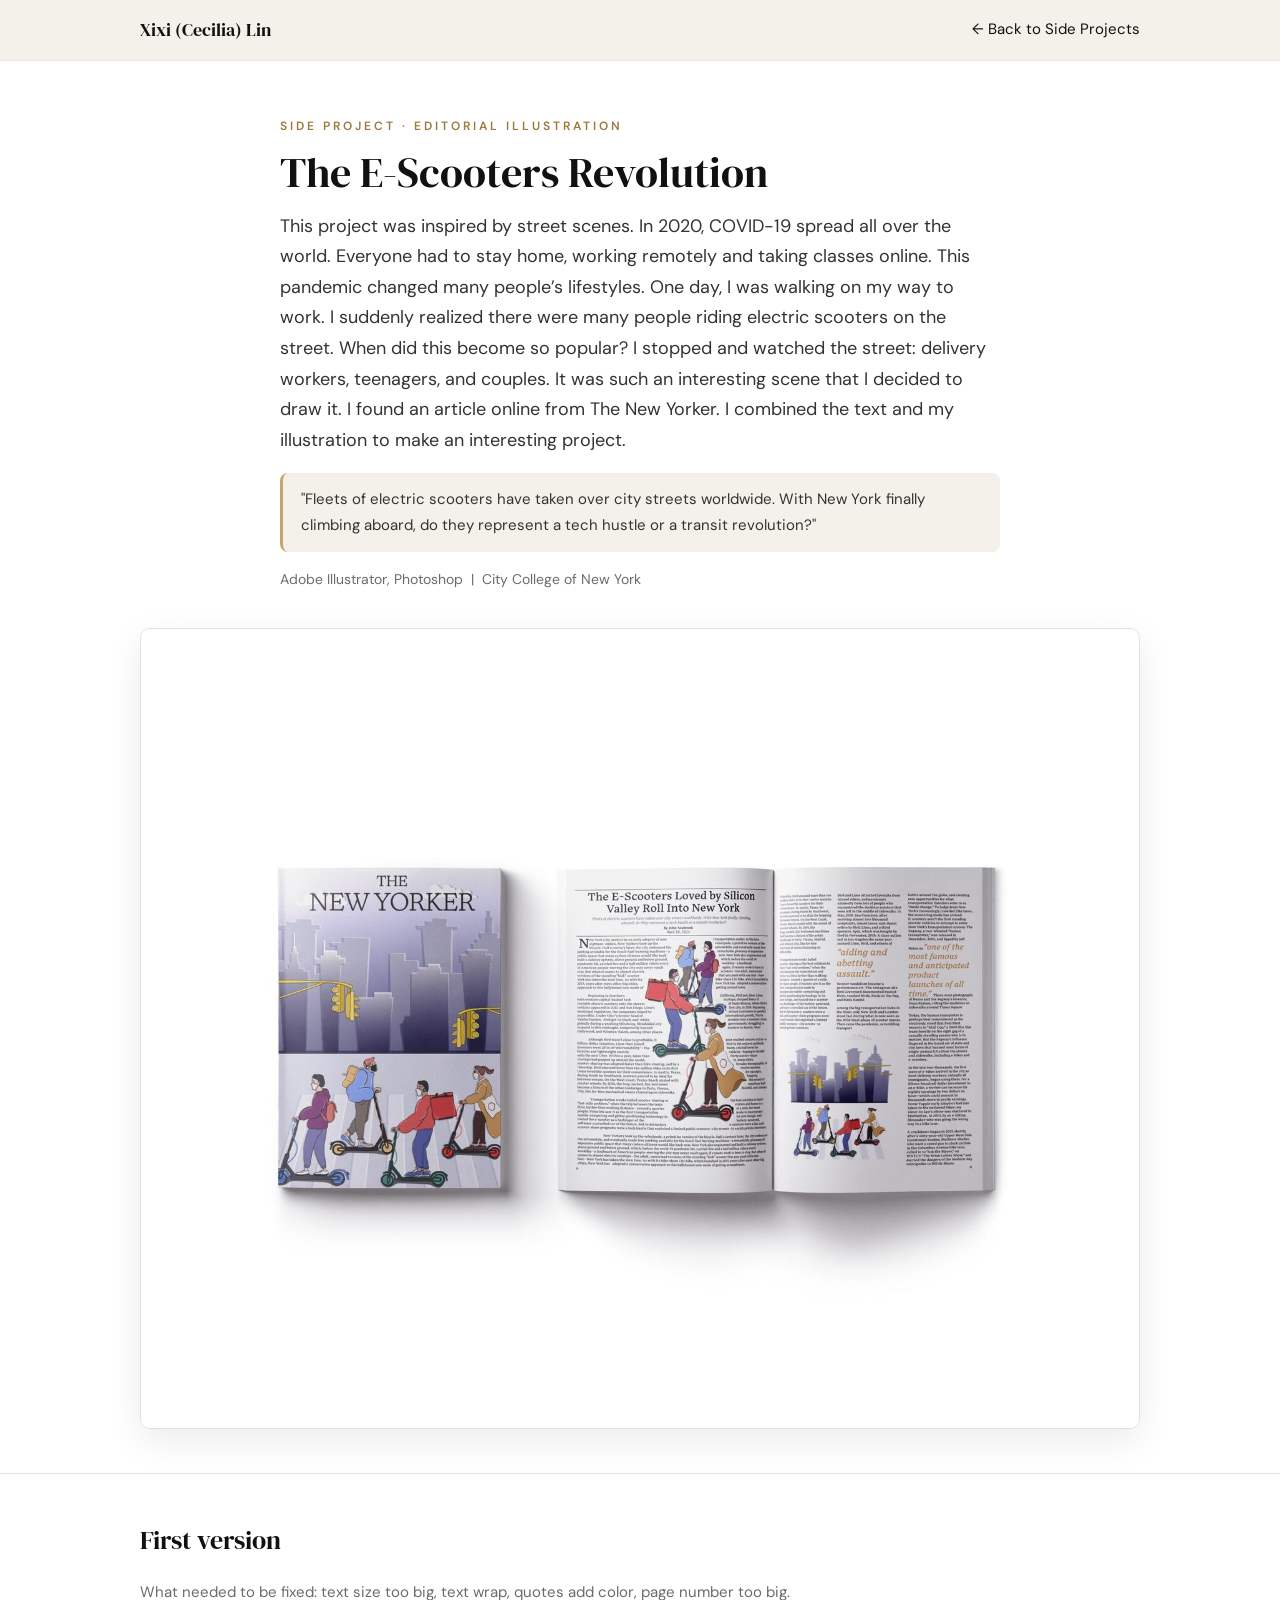
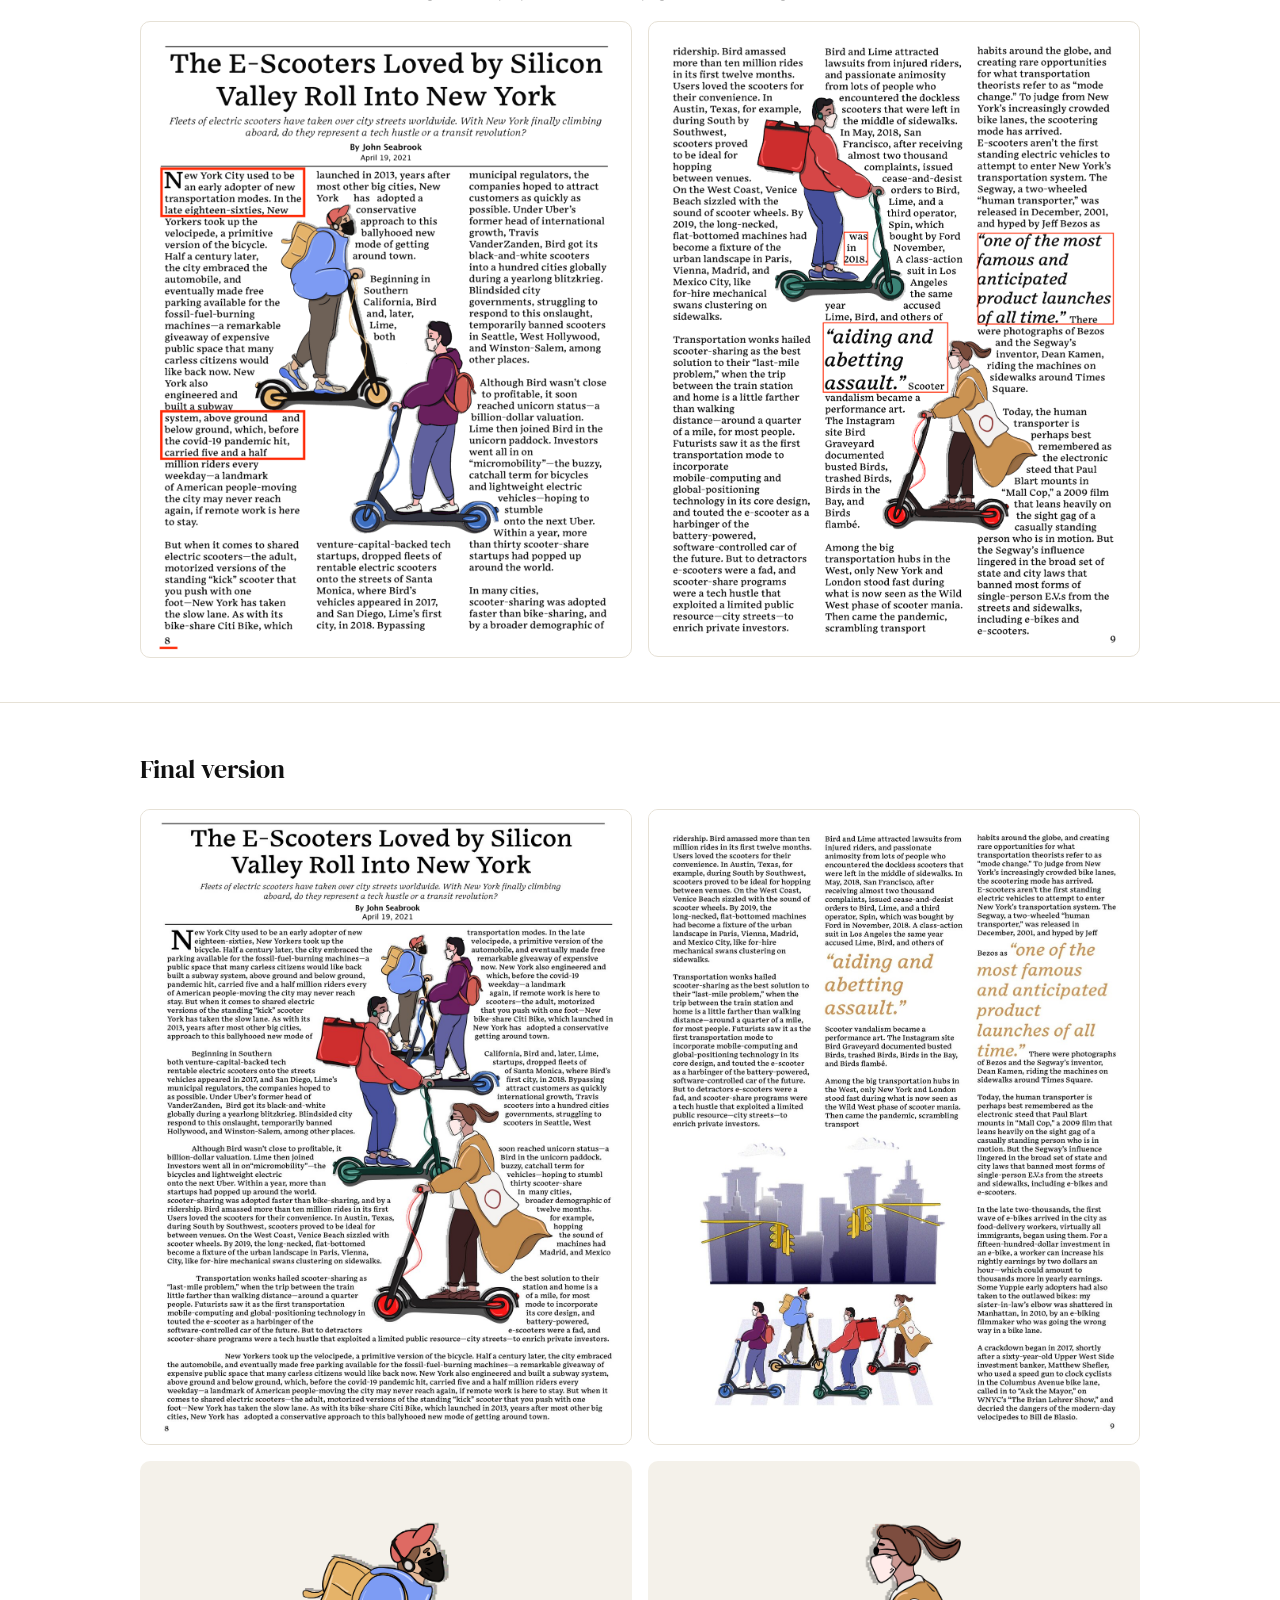
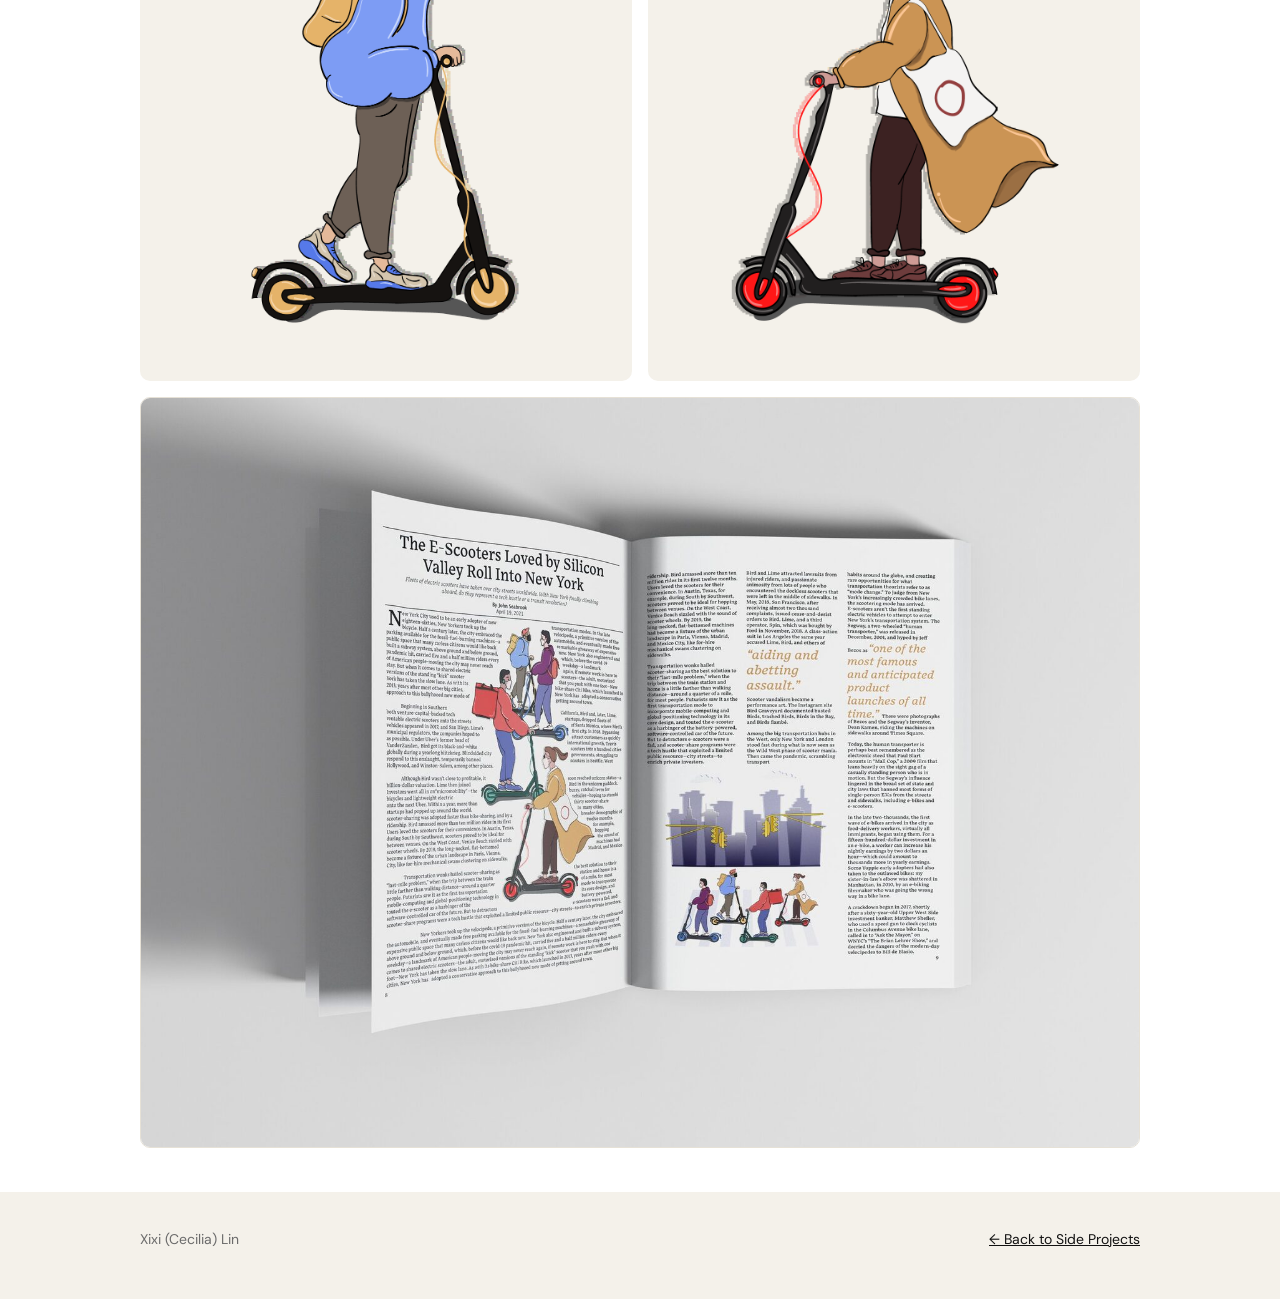
<file: e-scooter.html>
<!DOCTYPE html>
<html lang="en">
<head>
  <meta charset="UTF-8">
  <meta name="viewport" content="width=device-width, initial-scale=1">
  <title>The E-Scooters Revolution | Xixi (Cecilia) Lin</title>
  <link rel="icon" href="/favicon.ico" sizes="any">
  <link rel="icon" type="image/png" sizes="32x32" href="/favicon-32.png">
  <link rel="apple-touch-icon" href="/apple-touch-icon.png">
  <meta name="description" content="Editorial illustration for a New Yorker article about electric scooters, by Xixi (Cecilia) Lin.">
  <link href="https://fonts.googleapis.com/css2?family=DM+Serif+Display&family=DM+Sans:wght@400;500;600&display=swap" rel="stylesheet">
  <style>
    :root {
      --text: #1a1a1a;
      --ink: #111111;
      --muted: #6b6b6b;
      --line: #e6e1d6;
      --bg: #ffffff;
      --soft: #f4f1ea;
      --accent: #c9a46a;
    }
    * { box-sizing: border-box; margin: 0; padding: 0; }
    body { font-family: "DM Sans", sans-serif; color: var(--text); background: var(--bg); line-height: 1.7; font-size: 16px; }
    a { color: var(--ink); }
    .wrap { max-width: 760px; margin: 0 auto; padding: 0 20px; }
    .wide { max-width: 1040px; }
    nav { position: sticky; top: 0; z-index: 10; background: var(--soft); box-shadow: 0 1px 0 rgba(0,0,0,0.08); }
    nav .wrap { max-width: 1040px; display: flex; justify-content: space-between; align-items: center; height: 60px; }
    nav .name { font-family: "DM Serif Display", serif; color: var(--ink); text-decoration: none; font-size: 18px; }
    nav .back { color: var(--ink); text-decoration: none; font-size: 15px; }
    nav .back:hover { color: #555; }
    .intro { padding: 56px 0 36px; }
    .kicker { color: #9a7a3f; letter-spacing: 3px; font-size: 12px; font-weight: 600; text-transform: uppercase; }
    h1 { font-family: "DM Serif Display", serif; font-weight: 400; font-size: 42px; line-height: 1.15; color: var(--ink); margin: 12px 0 14px; }
    .lead { font-size: 18px; color: #333; }
    .meta { margin-top: 16px; color: var(--muted); font-size: 14px; }
    section { padding: 44px 0; border-top: 1px solid var(--line); }
    h2 { font-family: "DM Serif Display", serif; font-weight: 400; font-size: 26px; color: var(--ink); margin-bottom: 18px; }
    figure { margin: 0; }
    figure img { width: 100%; height: auto; display: block; border-radius: 10px; border: 1px solid var(--line); }
    .hero { margin-bottom: 44px; }
    .hero img { box-shadow: 0 12px 36px rgba(0,0,0,0.08); }
    .grid { display: grid; gap: 16px; }
    .grid.three { grid-template-columns: repeat(3, minmax(0, 1fr)); }
    .grid.two { grid-template-columns: repeat(2, minmax(0, 1fr)); }
    .illus { max-width: 820px; margin: 0 auto; }
    footer { background: var(--soft); color: var(--muted); padding: 36px 0 48px; font-size: 14px; }
    footer .wrap { max-width: 1040px; display: flex; justify-content: space-between; flex-wrap: wrap; gap: 12px; }
    footer a { color: var(--ink); }
    @media (max-width: 743px) {
      h1 { font-size: 32px; }
      .lead { font-size: 16px; }
      nav .name { font-size: 16px; }
      .grid.three, .grid.two { grid-template-columns: 1fr; }
    }
    .quote { margin-top: 18px; padding: 14px 18px; background: var(--soft); border-left: 3px solid var(--accent); border-radius: 8px; font-size: 15px; color: #333; }
    .chars { display: grid; grid-template-columns: repeat(2, minmax(0, 1fr)); gap: 16px; margin-top: 16px; }
    .chars img { border: none; background: var(--soft); max-height: 520px; object-fit: contain; }
    .note { color: var(--muted); font-size: 15px; margin-bottom: 16px; }
    @media (max-width: 743px) { .chars { grid-template-columns: 1fr; } }
  </style>
</head>
<body>
  <nav>
    <div class="wrap">
      <a class="name" href="index.html">Xixi (Cecilia) Lin</a>
      <a class="back" href="index.html#life">&larr; Back to Side Projects</a>
    </div>
  </nav>

  <main>
    <div class="intro">
      <div class="wrap">
        <div class="kicker">Side Project · Editorial Illustration</div>
        <h1>The E-Scooters Revolution</h1>
        <p class="lead">This project was inspired by street scenes. In 2020, COVID-19 spread all over the world. Everyone had to stay home, working remotely and taking classes online. This pandemic changed many people’s lifestyles. One day, I was walking on my way to work. I suddenly realized there were many people riding electric scooters on the street. When did this become so popular? I stopped and watched the street: delivery workers, teenagers, and couples. It was such an interesting scene that I decided to draw it. I found an article online from The New Yorker. I combined the text and my illustration to make an interesting project.</p>
        <p class="quote">"Fleets of electric scooters have taken over city streets worldwide. With New York finally climbing aboard, do they represent a tech hustle or a transit revolution?"</p>
        <p class="meta">Adobe Illustrator, Photoshop &nbsp;|&nbsp; City College of New York</p>
      </div>
    </div>

    <div class="wrap wide hero">
      <figure><img src="images/side/e-scooter/hero.jpg" alt="Magazine mockup of the E-Scooters editorial spread"></figure>
    </div>

    <section>
      <div class="wrap wide">
        <h2>First version</h2>
        <p class="note">What needed to be fixed: text size too big, text wrap, quotes add color, page number too big.</p>
        <div class="grid two">
          <figure><img src="images/side/e-scooter/first-left.png" alt="First version, left page" loading="lazy"></figure>
          <figure><img src="images/side/e-scooter/first-right.png" alt="First version, right page" loading="lazy"></figure>
        </div>
      </div>
    </section>

    <section>
      <div class="wrap wide">
        <h2>Final version</h2>
        <div class="grid two">
          <figure><img src="images/side/e-scooter/final-left.jpg" alt="Final version, left page" loading="lazy"></figure>
          <figure><img src="images/side/e-scooter/final-right.jpg" alt="Final version, right page" loading="lazy"></figure>
        </div>
        <div class="chars">
          <figure><img src="images/side/e-scooter/character-1.png" alt="Illustration of a delivery worker riding an electric scooter" loading="lazy"></figure>
          <figure><img src="images/side/e-scooter/character-2.png" alt="Illustration of a woman in a long coat riding an electric scooter" loading="lazy"></figure>
        </div>
        <div style="margin-top:16px"><figure><img src="images/side/e-scooter/mockup.jpg" alt="Final spread shown as an open magazine" loading="lazy"></figure></div>
      </div>
    </section>
  </main>

  <footer>
    <div class="wrap">
      <span>Xixi (Cecilia) Lin</span>
      <a href="index.html#life">&larr; Back to Side Projects</a>
    </div>
  </footer>
</body>
</html>
</file>
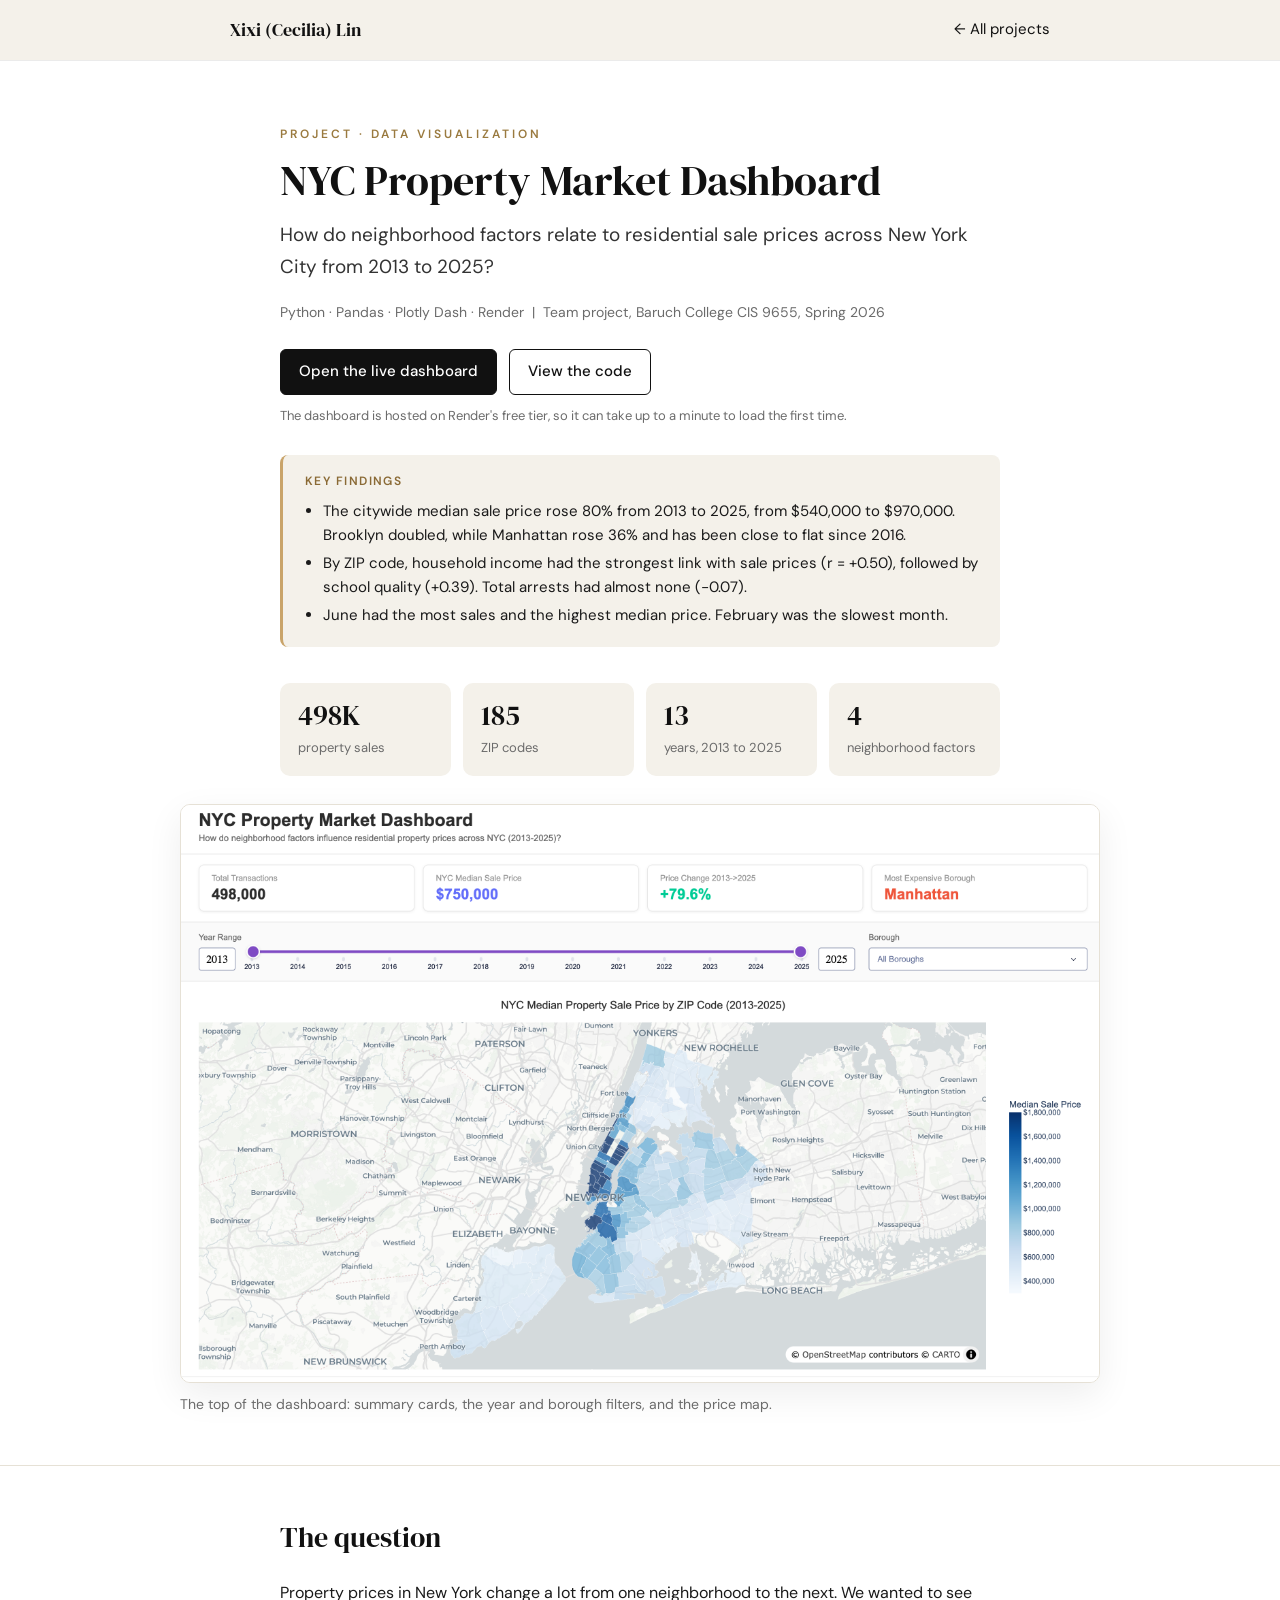
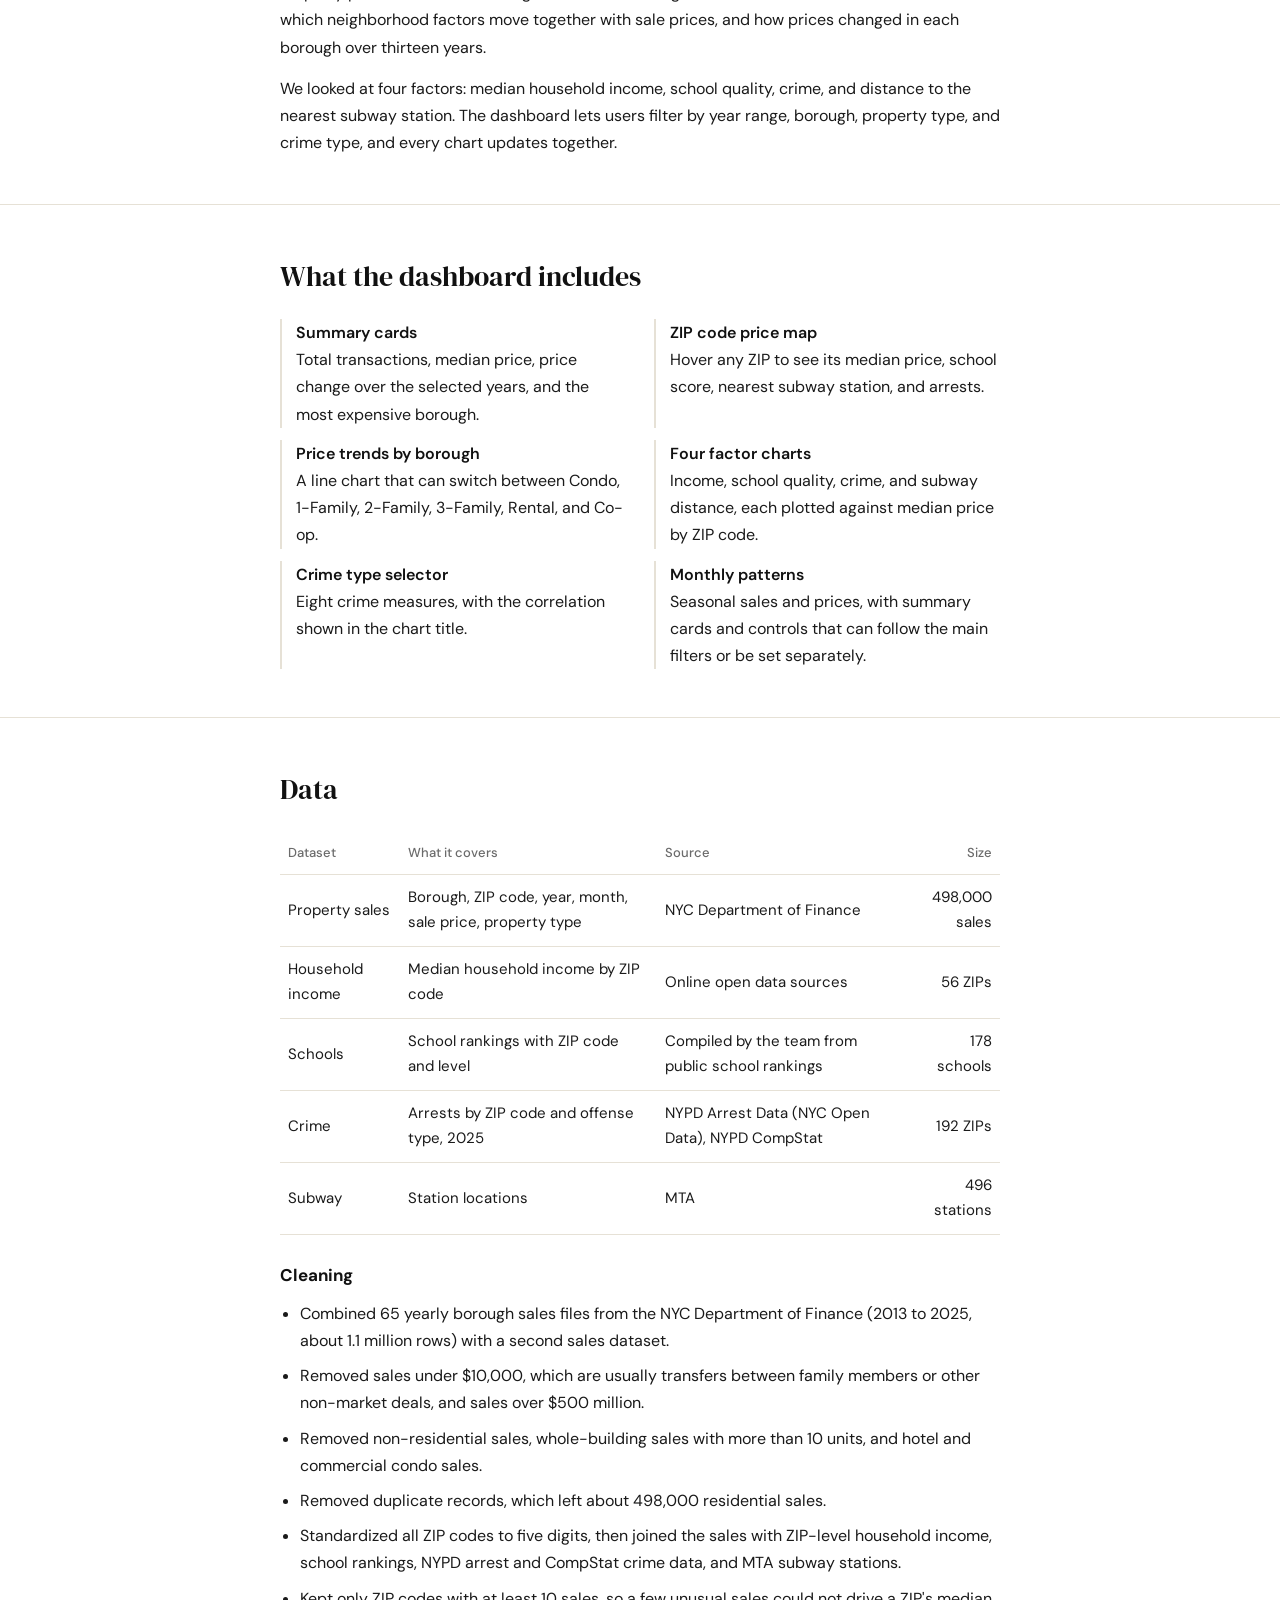
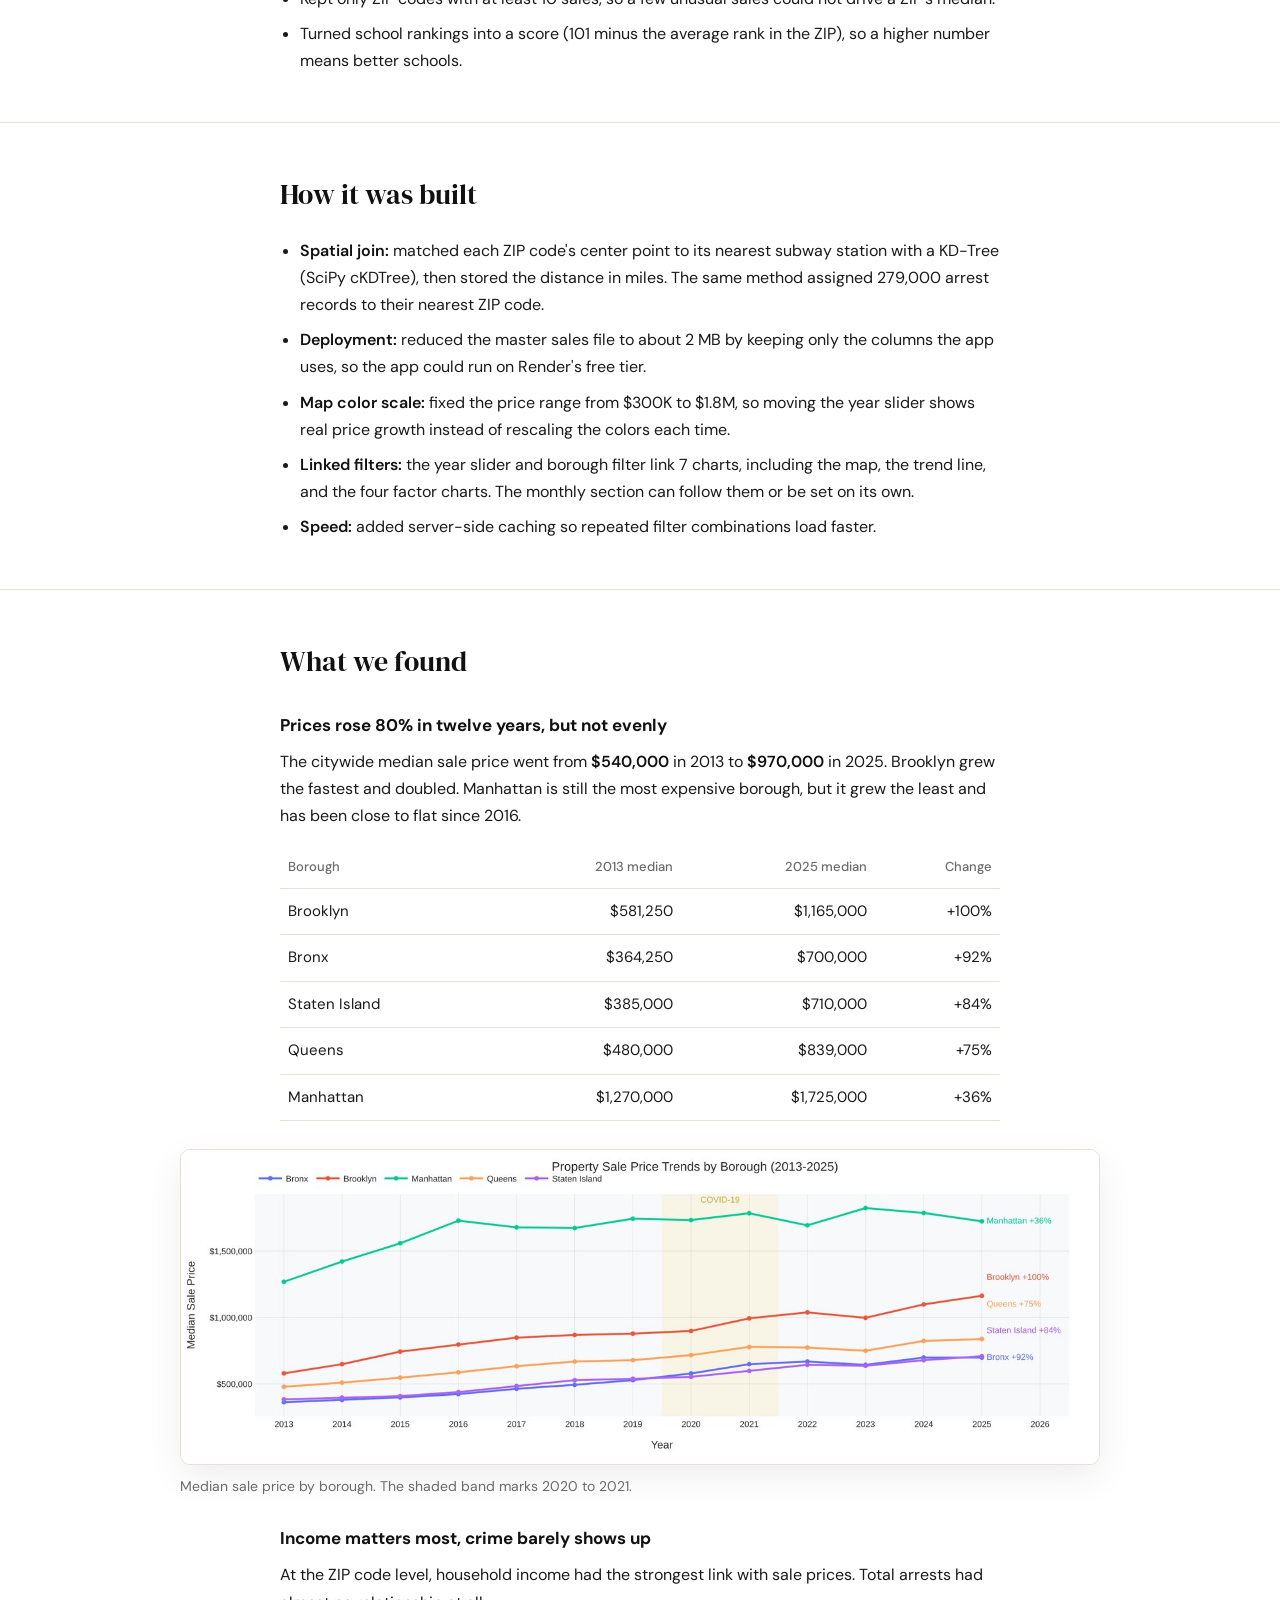
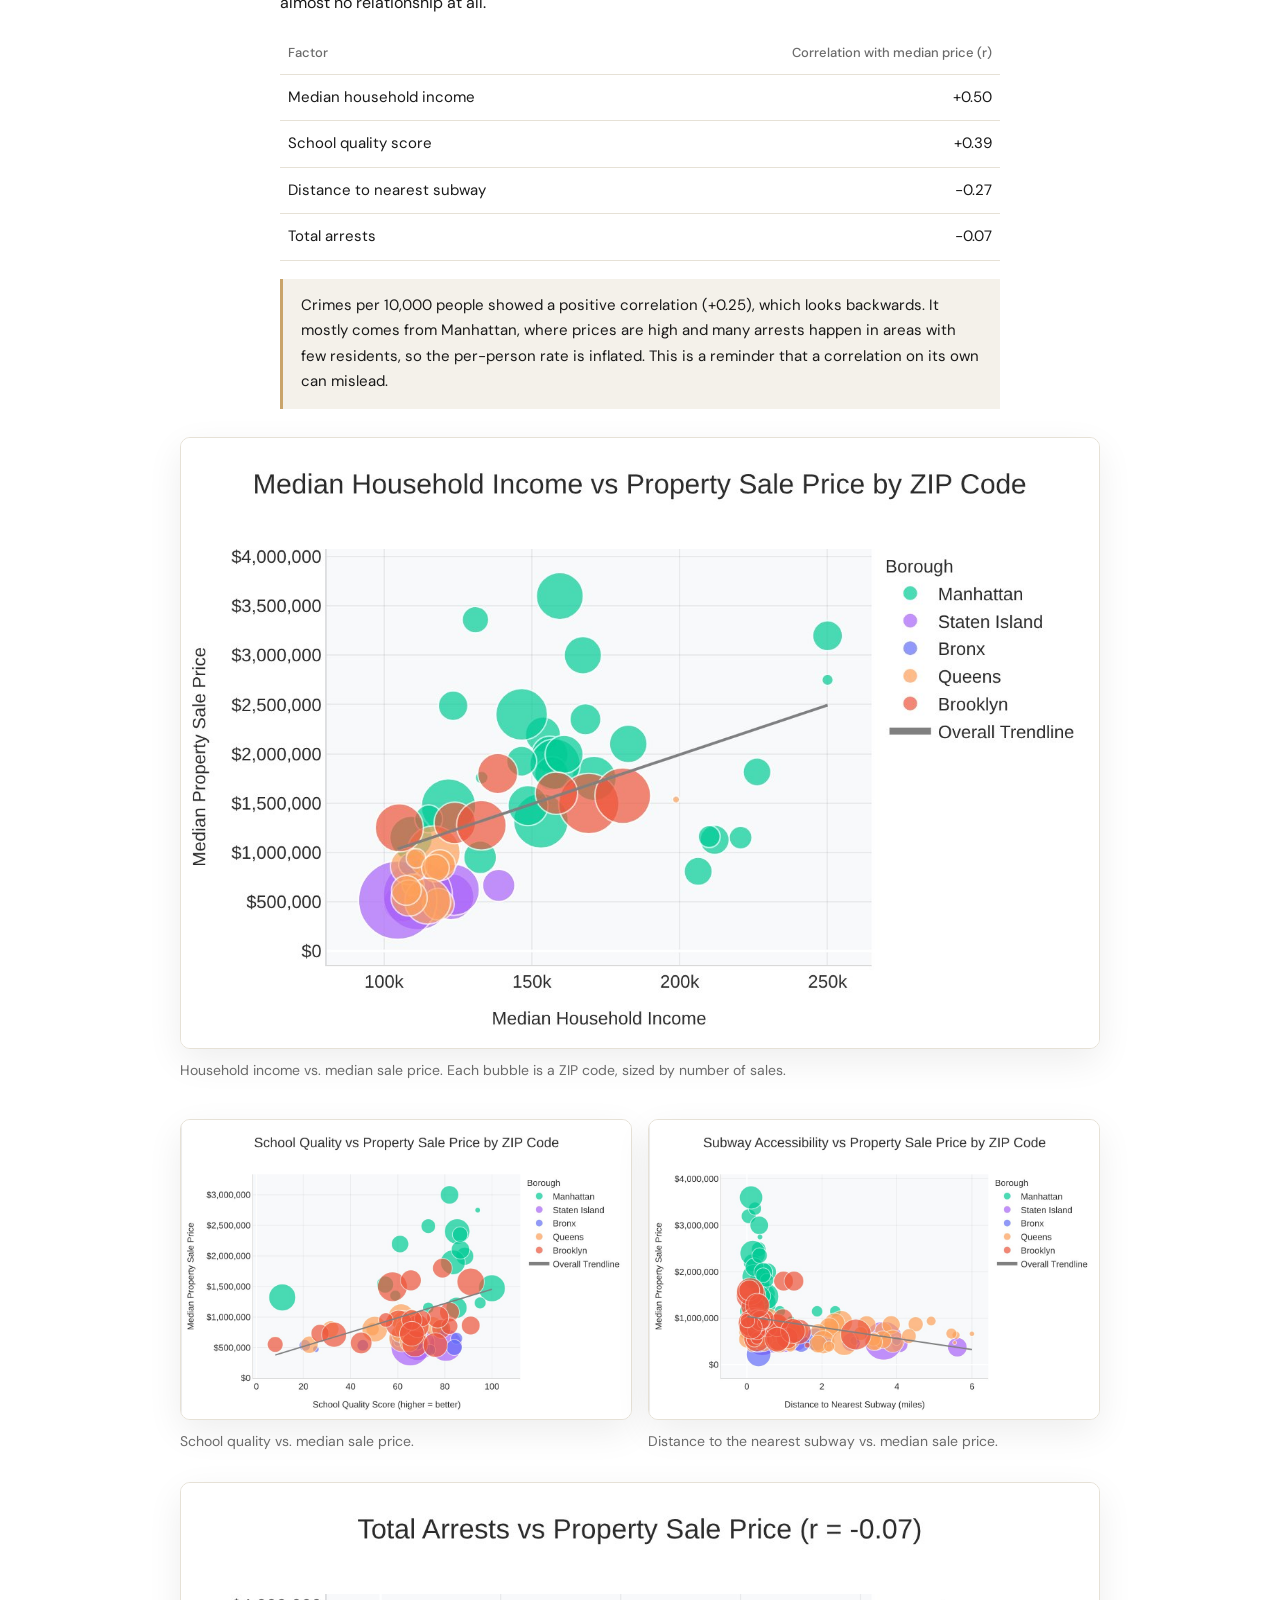
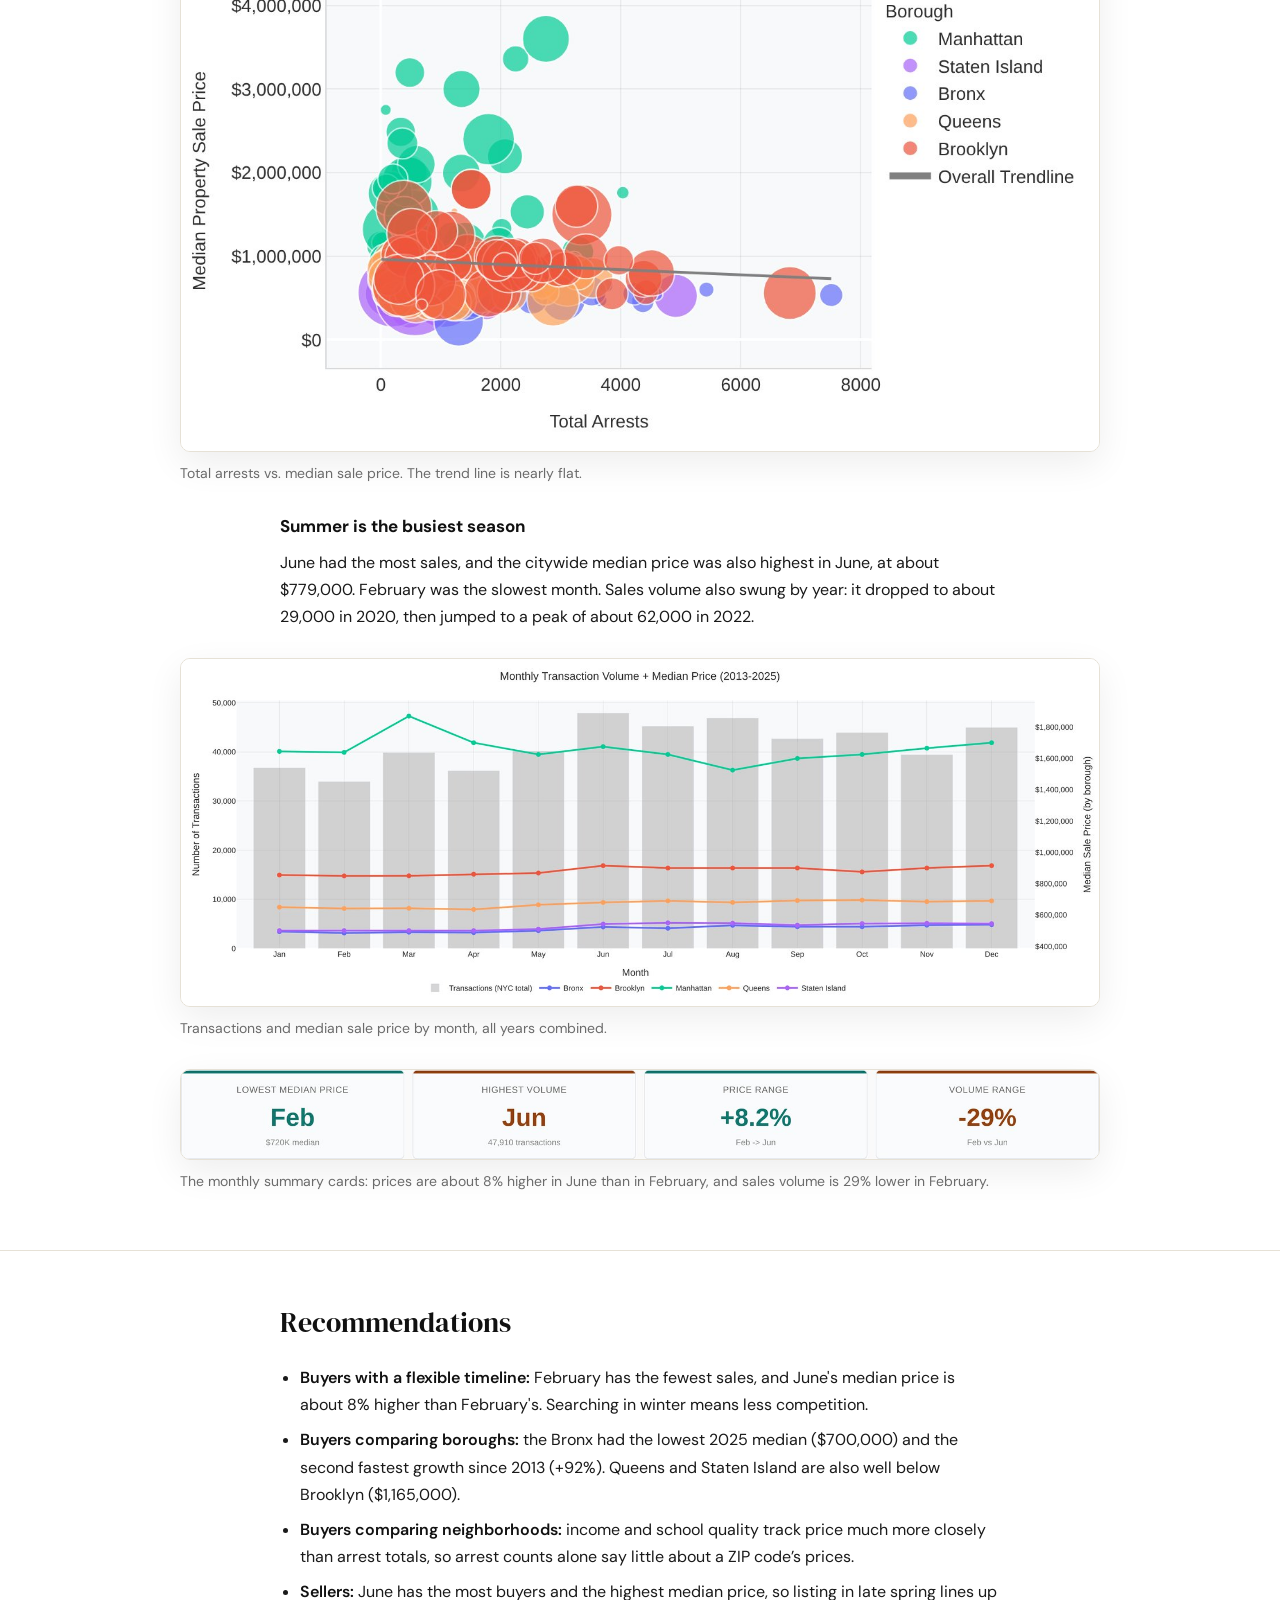
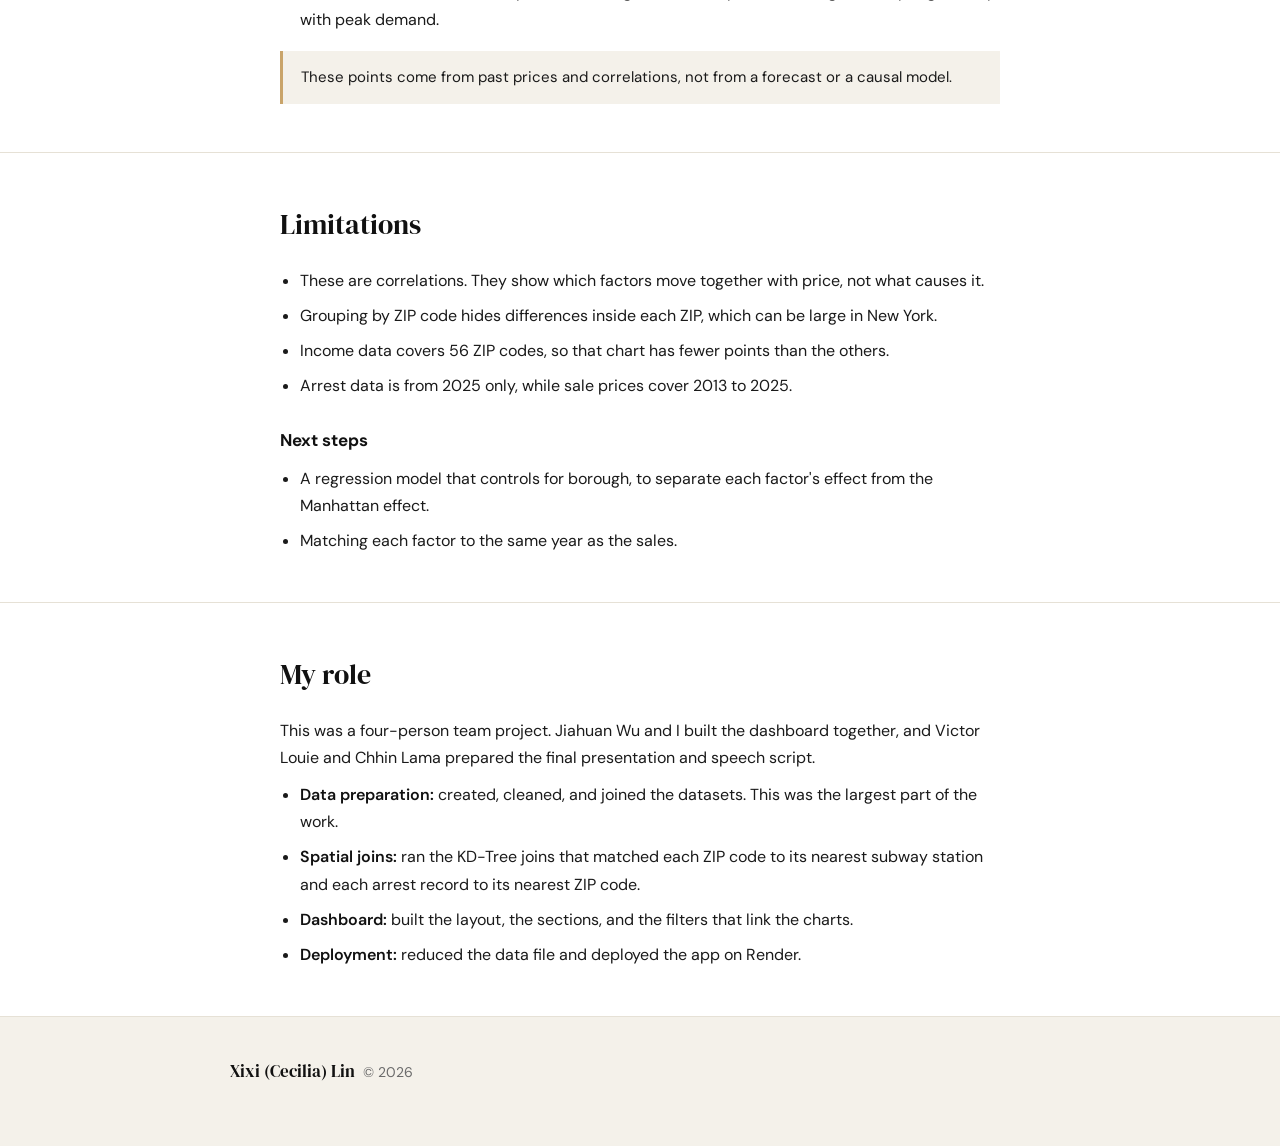
<file: nyc-dashboard.html>
<!DOCTYPE html>
<html lang="en">
<head>
  <meta charset="UTF-8">
  <meta name="viewport" content="width=device-width, initial-scale=1">
  <title>NYC Property Market Dashboard | Xixi (Cecilia) Lin</title>
  <link rel="icon" href="/favicon.ico" sizes="any">
  <link rel="icon" type="image/png" sizes="32x32" href="/favicon-32.png">
  <link rel="apple-touch-icon" href="/apple-touch-icon.png">
  <meta name="description" content="How neighborhood factors relate to NYC residential sale prices, 2013 to 2025. A Plotly Dash project by Xixi (Cecilia) Lin.">
  <link href="https://fonts.googleapis.com/css2?family=DM+Serif+Display&family=DM+Sans:wght@400;500;600&display=swap" rel="stylesheet">
  <style>
    :root {
      --text: #1a1a1a;
      --ink: #111111;
      --muted: #6b6b6b;
      --line: #e6e1d6;
      --bg: #ffffff;
      --soft: #f4f1ea;
      --accent: #c9a46a;
    }
    * { box-sizing: border-box; margin: 0; padding: 0; }
    html { scroll-behavior: smooth; scroll-padding-top: 70px; }
    body { font-family: "DM Sans", sans-serif; color: var(--text); background: var(--bg); line-height: 1.7; font-size: 16px; }
    a { color: var(--ink); }
    .wrap { max-width: 760px; margin: 0 auto; padding: 0 20px; }
    .wide { max-width: 960px; }

    nav { position: sticky; top: 0; z-index: 10; background: var(--soft); box-shadow: 0 1px 0 rgba(0,0,0,0.08); }
    nav .wrap { max-width: 860px; display: flex; justify-content: space-between; align-items: center; height: 60px; }
    nav .name { font-family: "DM Serif Display", serif; color: var(--ink); text-decoration: none; font-size: 18px; }
    nav .back { color: var(--ink); text-decoration: none; font-size: 15px; }
    nav .back:hover { color: #555; }

    .intro { padding: 64px 0 40px; border-bottom: 1px solid var(--line); }
    .kicker { color: #9a7a3f; letter-spacing: 3px; font-size: 12px; font-weight: 600; text-transform: uppercase; }
    h1 { font-family: "DM Serif Display", serif; font-weight: 400; font-size: 42px; line-height: 1.15; color: var(--ink); margin: 12px 0 14px; }
    .lead { font-size: 19px; color: #333; }
    .meta { margin-top: 18px; color: var(--muted); font-size: 14px; }
    .actions { margin-top: 24px; display: flex; gap: 12px; flex-wrap: wrap; }
    .btn { display: inline-block; padding: 9px 18px; border-radius: 6px; text-decoration: none; font-size: 15px; font-weight: 500; border: 1px solid var(--ink); color: var(--ink); transition: background 0.2s ease, color 0.2s ease; }
    .btn.solid, .btn:hover { background: var(--ink); color: #fff; }
    .actions:hover .btn.solid:not(:hover) { background: transparent; color: var(--ink); }

    .stats { display: grid; grid-template-columns: repeat(4, 1fr); gap: 12px; margin-top: 36px; }
    .stat { background: var(--soft); border-radius: 10px; padding: 16px 18px; }
    .stat b { display: block; font-family: "DM Serif Display", serif; font-weight: 400; font-size: 28px; color: var(--ink); line-height: 1.2; }
    .stat span { font-size: 13px; color: var(--muted); }

    section { padding: 48px 0; border-bottom: 1px solid var(--line); }
    h2 { font-family: "DM Serif Display", serif; font-weight: 400; font-size: 28px; color: var(--ink); margin-bottom: 18px; }
    h3 { font-size: 17px; color: var(--ink); margin: 26px 0 8px; }
    p + p { margin-top: 14px; }
    ul { padding-left: 20px; margin-top: 10px; }
    li + li { margin-top: 8px; }
    .num { font-weight: 600; color: var(--ink); }

    figure { margin: 28px 0 8px; }
    figure img { width: 100%; display: block; border: 1px solid var(--line); border-radius: 10px; box-shadow: 0 12px 36px rgba(0,0,0,0.07); }
    .fig-grid { display: grid; grid-template-columns: 1fr 1fr; gap: 16px; }
    .fig-grid figure { margin-bottom: 0; }
    .includes { display: grid; grid-template-columns: 1fr 1fr; gap: 12px 28px; padding-left: 0; list-style: none; }
    .includes li { margin: 0; padding-left: 14px; border-left: 2px solid var(--line); }
    .includes b { display: block; color: var(--ink); font-weight: 600; }
    figcaption { font-size: 14px; color: var(--muted); margin-top: 10px; }

    table { width: 100%; border-collapse: collapse; margin-top: 16px; font-size: 15px; }
    th, td { text-align: left; padding: 10px 8px; border-bottom: 1px solid var(--line); }
    th { font-size: 13px; color: var(--muted); font-weight: 500; }
    td.r { text-align: right; font-variant-numeric: tabular-nums; }
    th.r { text-align: right; }

    .note { background: var(--soft); border-left: 3px solid var(--accent); padding: 14px 18px; margin-top: 18px; font-size: 15px; }
    .todo { background: #fff6e0; border: 1px dashed #d9b36b; padding: 14px 18px; border-radius: 8px; font-size: 15px; }

    footer { background: var(--soft); color: var(--muted); padding: 40px 0 60px; font-size: 14px; }
    footer .wrap { max-width: 860px; }
    footer strong { color: var(--ink); font-family: "DM Serif Display", serif; font-size: 17px; font-weight: 400; }

    @media (max-width: 743px) {
      h1 { font-size: 32px; }
      .lead { font-size: 17px; }
      .stats { grid-template-columns: repeat(2, 1fr); }
      .fig-grid, .includes { grid-template-columns: 1fr; }
      nav .name { font-size: 16px; }
      table { font-size: 14px; }
    }
    .keyf { margin-top: 28px; background: var(--soft); border-left: 3px solid var(--accent); border-radius: 8px; padding: 16px 22px; }
    .keyf .keyf-label { font-size: 12px; font-weight: 600; letter-spacing: 0.12em; text-transform: uppercase; color: #8a6a35; margin-bottom: 8px; }
    .keyf ul { margin: 0; padding-left: 18px; }
    .keyf li { font-size: 15px; line-height: 1.6; margin: 4px 0; }
  </style>
</head>
<body>

  <nav>
    <div class="wrap">
      <a class="name" href="index.html">Xixi (Cecilia) Lin</a>
      <a class="back" href="index.html#projects">&larr; All projects</a>
    </div>
  </nav>

  <main>
    <div class="intro">
      <div class="wrap">
        <div class="kicker">Project · Data Visualization</div>
        <h1>NYC Property Market Dashboard</h1>
        <p class="lead">How do neighborhood factors relate to residential sale prices across New York City from 2013 to 2025?</p>
        <p class="meta">Python · Pandas · Plotly Dash · Render &nbsp;|&nbsp; Team project, Baruch College CIS 9655, Spring 2026</p>
        <div class="actions">
          <a class="btn solid" href="https://nyc-property-dashboard-xi9u.onrender.com/">Open the live dashboard</a>
          <a class="btn" href="https://github.com/xixi0817/nyc_property_dashboard">View the code</a>
        </div>
        <p class="meta" style="margin-top: 10px; font-size: 13px;">The dashboard is hosted on Render's free tier, so it can take up to a minute to load the first time.</p>
        <div class="keyf">
          <div class="keyf-label">Key findings</div>
          <ul>
            <li>The citywide median sale price rose 80% from 2013 to 2025, from $540,000 to $970,000. Brooklyn doubled, while Manhattan rose 36% and has been close to flat since 2016.</li>
            <li>By ZIP code, household income had the strongest link with sale prices (r = +0.50), followed by school quality (+0.39). Total arrests had almost none (&minus;0.07).</li>
            <li>June had the most sales and the highest median price. February was the slowest month.</li>
          </ul>
        </div>
        <div class="stats">
          <div class="stat"><b>498K</b><span>property sales</span></div>
          <div class="stat"><b>185</b><span>ZIP codes</span></div>
          <div class="stat"><b>13</b><span>years, 2013 to 2025</span></div>
          <div class="stat"><b>4</b><span>neighborhood factors</span></div>
        </div>
      </div>
      <div class="wrap wide">
        <figure>
          <img src="images/overview.jpg" alt="Top of the NYC Property Market Dashboard with KPI cards, filters, and a ZIP code price map">
          <figcaption>The top of the dashboard: summary cards, the year and borough filters, and the price map.</figcaption>
        </figure>
      </div>
    </div>

    <section id="question">
      <div class="wrap">
        <h2>The question</h2>
        <p>Property prices in New York change a lot from one neighborhood to the next. We wanted to see which neighborhood factors move together with sale prices, and how prices changed in each borough over thirteen years.</p>
        <p>We looked at four factors: median household income, school quality, crime, and distance to the nearest subway station. The dashboard lets users filter by year range, borough, property type, and crime type, and every chart updates together.</p>
      </div>
    </section>

    <section id="includes">
      <div class="wrap">
        <h2>What the dashboard includes</h2>
        <ul class="includes">
          <li><b>Summary cards</b>Total transactions, median price, price change over the selected years, and the most expensive borough.</li>
          <li><b>ZIP code price map</b>Hover any ZIP to see its median price, school score, nearest subway station, and arrests.</li>
          <li><b>Price trends by borough</b>A line chart that can switch between Condo, 1-Family, 2-Family, 3-Family, Rental, and Co-op.</li>
          <li><b>Four factor charts</b>Income, school quality, crime, and subway distance, each plotted against median price by ZIP code.</li>
          <li><b>Crime type selector</b>Eight crime measures, with the correlation shown in the chart title.</li>
          <li><b>Monthly patterns</b>Seasonal sales and prices, with summary cards and controls that can follow the main filters or be set separately.</li>
        </ul>
      </div>
    </section>

    <section id="data">
      <div class="wrap">
        <h2>Data</h2>
        <table>
          <thead><tr><th>Dataset</th><th>What it covers</th><th>Source</th><th class="r">Size</th></tr></thead>
          <tbody>
            <tr><td>Property sales</td><td>Borough, ZIP code, year, month, sale price, property type</td><td>NYC Department of Finance</td><td class="r">498,000 sales</td></tr>
            <tr><td>Household income</td><td>Median household income by ZIP code</td><td>Online open data sources</td><td class="r">56 ZIPs</td></tr>
            <tr><td>Schools</td><td>School rankings with ZIP code and level</td><td>Compiled by the team from public school rankings</td><td class="r">178 schools</td></tr>
            <tr><td>Crime</td><td>Arrests by ZIP code and offense type, 2025</td><td>NYPD Arrest Data (NYC Open Data), NYPD CompStat</td><td class="r">192 ZIPs</td></tr>
            <tr><td>Subway</td><td>Station locations</td><td>MTA</td><td class="r">496 stations</td></tr>
          </tbody>
        </table>
        <h3>Cleaning</h3>
        <ul>
          <li>Combined 65 yearly borough sales files from the NYC Department of Finance (2013 to 2025, about 1.1 million rows) with a second sales dataset.</li>
          <li>Removed sales under $10,000, which are usually transfers between family members or other non-market deals, and sales over $500 million.</li>
          <li>Removed non-residential sales, whole-building sales with more than 10 units, and hotel and commercial condo sales.</li>
          <li>Removed duplicate records, which left about 498,000 residential sales.</li>
          <li>Standardized all ZIP codes to five digits, then joined the sales with ZIP-level household income, school rankings, NYPD arrest and CompStat crime data, and MTA subway stations.</li>
          <li>Kept only ZIP codes with at least 10 sales, so a few unusual sales could not drive a ZIP's median.</li>
          <li>Turned school rankings into a score (101 minus the average rank in the ZIP), so a higher number means better schools.</li>
        </ul>
      </div>
    </section>

    <section id="build">
      <div class="wrap">
        <h2>How it was built</h2>
        <ul>
          <li><span class="num">Spatial join:</span> matched each ZIP code's center point to its nearest subway station with a KD-Tree (SciPy cKDTree), then stored the distance in miles. The same method assigned 279,000 arrest records to their nearest ZIP code.</li>
          <li><span class="num">Deployment:</span> reduced the master sales file to about 2 MB by keeping only the columns the app uses, so the app could run on Render's free tier.</li>
          <li><span class="num">Map color scale:</span> fixed the price range from $300K to $1.8M, so moving the year slider shows real price growth instead of rescaling the colors each time.</li>
          <li><span class="num">Linked filters:</span> the year slider and borough filter link 7 charts, including the map, the trend line, and the four factor charts. The monthly section can follow them or be set on its own.</li>
          <li><span class="num">Speed:</span> added server-side caching so repeated filter combinations load faster.</li>
        </ul>
      </div>
    </section>

    <section id="findings">
      <div class="wrap">
        <h2>What we found</h2>

        <h3>Prices rose 80% in twelve years, but not evenly</h3>
        <p>The citywide median sale price went from <span class="num">$540,000</span> in 2013 to <span class="num">$970,000</span> in 2025. Brooklyn grew the fastest and doubled. Manhattan is still the most expensive borough, but it grew the least and has been close to flat since 2016.</p>
        <table>
          <thead><tr><th>Borough</th><th class="r">2013 median</th><th class="r">2025 median</th><th class="r">Change</th></tr></thead>
          <tbody>
            <tr><td>Brooklyn</td><td class="r">$581,250</td><td class="r">$1,165,000</td><td class="r">+100%</td></tr>
            <tr><td>Bronx</td><td class="r">$364,250</td><td class="r">$700,000</td><td class="r">+92%</td></tr>
            <tr><td>Staten Island</td><td class="r">$385,000</td><td class="r">$710,000</td><td class="r">+84%</td></tr>
            <tr><td>Queens</td><td class="r">$480,000</td><td class="r">$839,000</td><td class="r">+75%</td></tr>
            <tr><td>Manhattan</td><td class="r">$1,270,000</td><td class="r">$1,725,000</td><td class="r">+36%</td></tr>
          </tbody>
        </table>
      </div>
      <div class="wrap wide">
        <figure>
          <img src="images/line.jpg" alt="Line chart of median sale price by borough from 2013 to 2025" loading="lazy">
          <figcaption>Median sale price by borough. The shaded band marks 2020 to 2021.</figcaption>
        </figure>
      </div>

      <div class="wrap">
        <h3>Income matters most, crime barely shows up</h3>
        <p>At the ZIP code level, household income had the strongest link with sale prices. Total arrests had almost no relationship at all.</p>
        <table>
          <thead><tr><th>Factor</th><th class="r">Correlation with median price (r)</th></tr></thead>
          <tbody>
            <tr><td>Median household income</td><td class="r">+0.50</td></tr>
            <tr><td>School quality score</td><td class="r">+0.39</td></tr>
            <tr><td>Distance to nearest subway</td><td class="r">&minus;0.27</td></tr>
            <tr><td>Total arrests</td><td class="r">&minus;0.07</td></tr>
          </tbody>
        </table>
        <p class="note">Crimes per 10,000 people showed a positive correlation (+0.25), which looks backwards. It mostly comes from Manhattan, where prices are high and many arrests happen in areas with few residents, so the per-person rate is inflated. This is a reminder that a correlation on its own can mislead.</p>
      </div>
      <div class="wrap wide">
        <figure>
          <img src="images/income.jpg" alt="Scatter plot of median household income against median sale price by ZIP code" loading="lazy">
          <figcaption>Household income vs. median sale price. Each bubble is a ZIP code, sized by number of sales.</figcaption>
        </figure>
        <div class="fig-grid">
          <figure>
            <img src="images/school.jpg" alt="Scatter plot of school quality score against median sale price by ZIP code" loading="lazy">
            <figcaption>School quality vs. median sale price.</figcaption>
          </figure>
          <figure>
            <img src="images/subway.jpg" alt="Scatter plot of distance to the nearest subway station against median sale price by ZIP code" loading="lazy">
            <figcaption>Distance to the nearest subway vs. median sale price.</figcaption>
          </figure>
        </div>
        <figure>
          <img src="images/crime.jpg" alt="Scatter plot of total arrests against median sale price by ZIP code" loading="lazy">
          <figcaption>Total arrests vs. median sale price. The trend line is nearly flat.</figcaption>
        </figure>
      </div>

      <div class="wrap">
        <h3>Summer is the busiest season</h3>
        <p>June had the most sales, and the citywide median price was also highest in June, at about $779,000. February was the slowest month. Sales volume also swung by year: it dropped to about 29,000 in 2020, then jumped to a peak of about 62,000 in 2022.</p>
      </div>
      <div class="wrap wide">
        <figure>
          <img src="images/seasonal.jpg" alt="Monthly chart of number of transactions and median sale price" loading="lazy">
          <figcaption>Transactions and median sale price by month, all years combined.</figcaption>
        </figure>
        <figure>
          <img src="images/kpi-monthly.jpg" alt="Monthly summary cards: lowest median price in February, highest volume in June" loading="lazy">
          <figcaption>The monthly summary cards: prices are about 8% higher in June than in February, and sales volume is 29% lower in February.</figcaption>
        </figure>
      </div>
    </section>

    <section id="recs">
      <div class="wrap">
        <h2>Recommendations</h2>
        <ul>
          <li><span class="num">Buyers with a flexible timeline:</span> February has the fewest sales, and June's median price is about 8% higher than February's. Searching in winter means less competition.</li>
          <li><span class="num">Buyers comparing boroughs:</span> the Bronx had the lowest 2025 median ($700,000) and the second fastest growth since 2013 (+92%). Queens and Staten Island are also well below Brooklyn ($1,165,000).</li>
          <li><span class="num">Buyers comparing neighborhoods:</span> income and school quality track price much more closely than arrest totals, so arrest counts alone say little about a ZIP code&rsquo;s prices.</li>
          <li><span class="num">Sellers:</span> June has the most buyers and the highest median price, so listing in late spring lines up with peak demand.</li>
        </ul>
        <p class="note">These points come from past prices and correlations, not from a forecast or a causal model.</p>
      </div>
    </section>

    <section id="limits">
      <div class="wrap">
        <h2>Limitations</h2>
        <ul>
          <li>These are correlations. They show which factors move together with price, not what causes it.</li>
          <li>Grouping by ZIP code hides differences inside each ZIP, which can be large in New York.</li>
          <li>Income data covers 56 ZIP codes, so that chart has fewer points than the others.</li>
          <li>Arrest data is from 2025 only, while sale prices cover 2013 to 2025.</li>
        </ul>
        <h3>Next steps</h3>
        <ul>
          <li>A regression model that controls for borough, to separate each factor's effect from the Manhattan effect.</li>
          <li>Matching each factor to the same year as the sales.</li>
        </ul>
      </div>
    </section>

    <section id="role">
      <div class="wrap">
        <h2>My role</h2>
        <p>This was a four-person team project. Jiahuan Wu and I built the dashboard together, and Victor Louie and Chhin Lama prepared the final presentation and speech script.</p>
        <ul>
          <li><span class="num">Data preparation:</span> created, cleaned, and joined the datasets. This was the largest part of the work.</li>
          <li><span class="num">Spatial joins:</span> ran the KD-Tree joins that matched each ZIP code to its nearest subway station and each arrest record to its nearest ZIP code.</li>
          <li><span class="num">Dashboard:</span> built the layout, the sections, and the filters that link the charts.</li>
          <li><span class="num">Deployment:</span> reduced the data file and deployed the app on Render.</li>
        </ul>
      </div>
    </section>
  </main>

  <footer>
    <div class="wrap">
      <strong>Xixi (Cecilia) Lin</strong> &nbsp;© 2026
    </div>
  </footer>

<script data-goatcounter="https://xixilin.goatcounter.com/count" async src="//gc.zgo.at/count.js"></script>
</body>
</html>
</file>
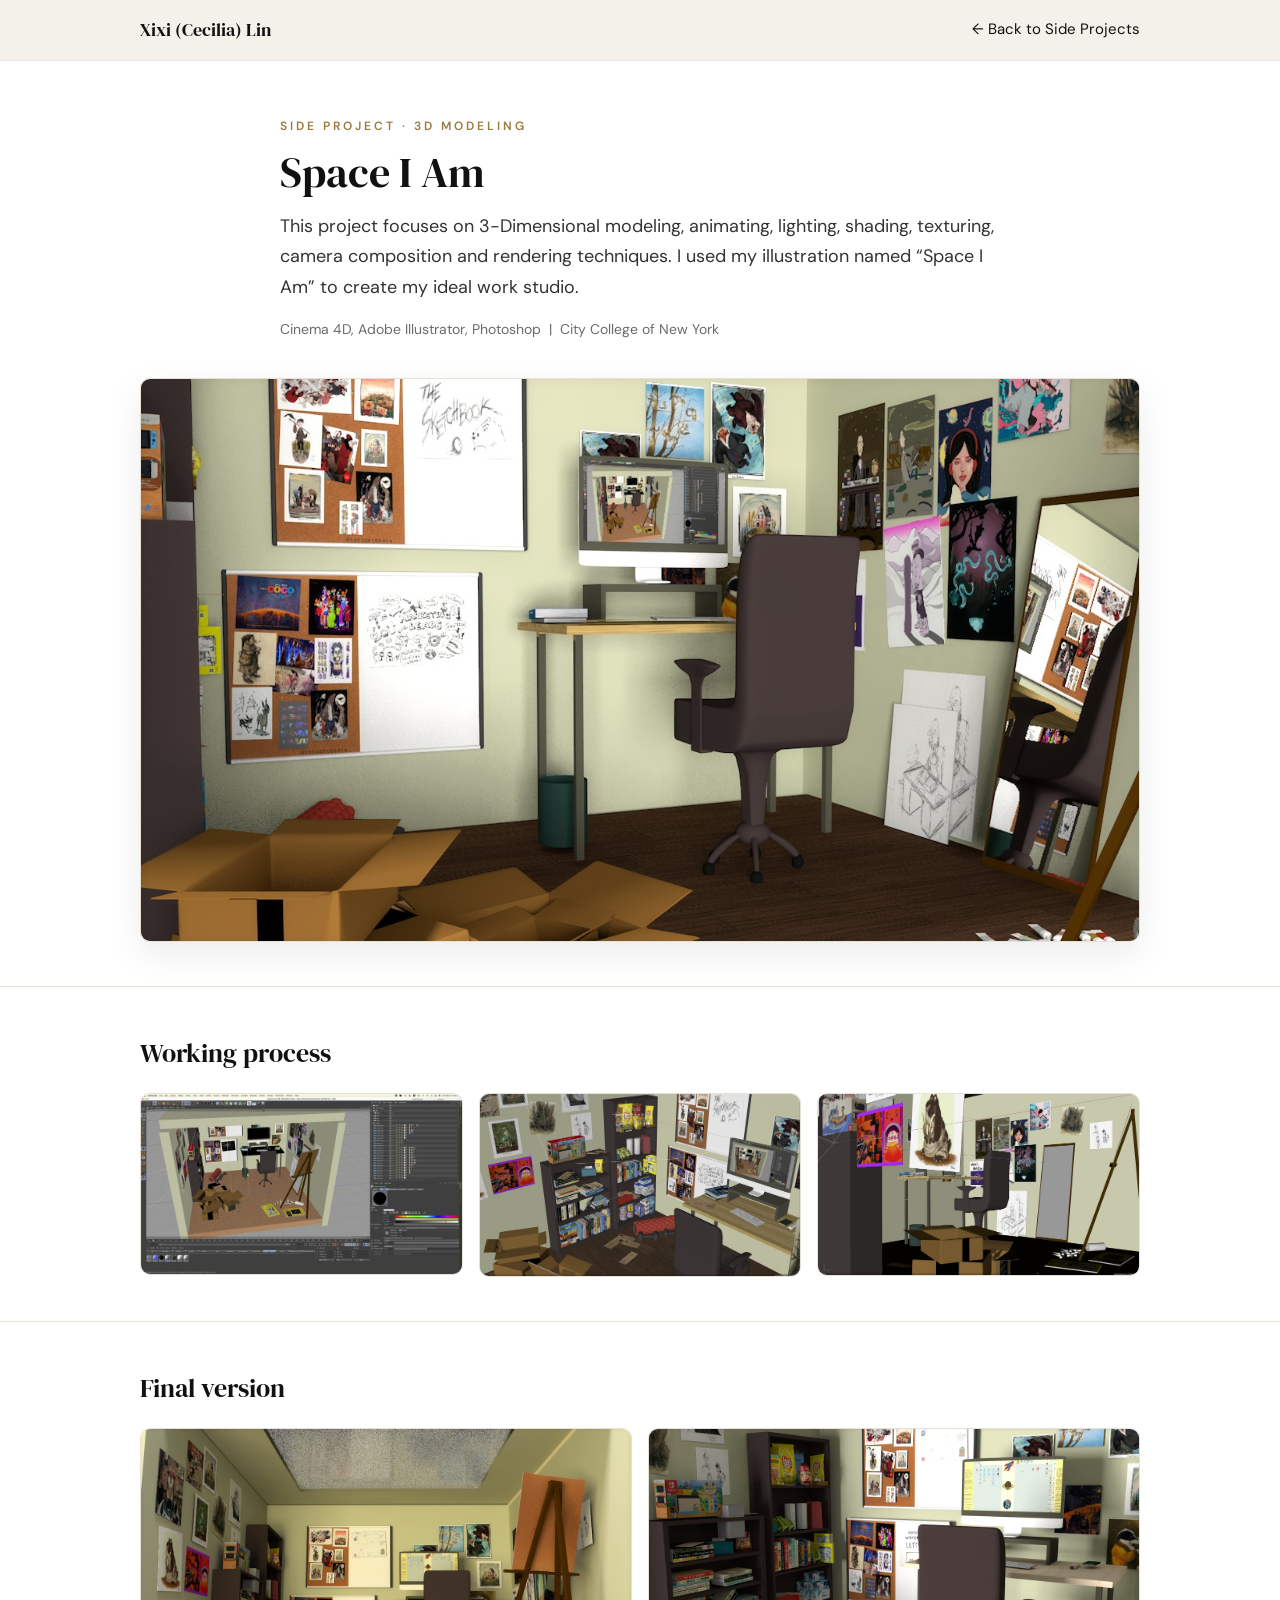
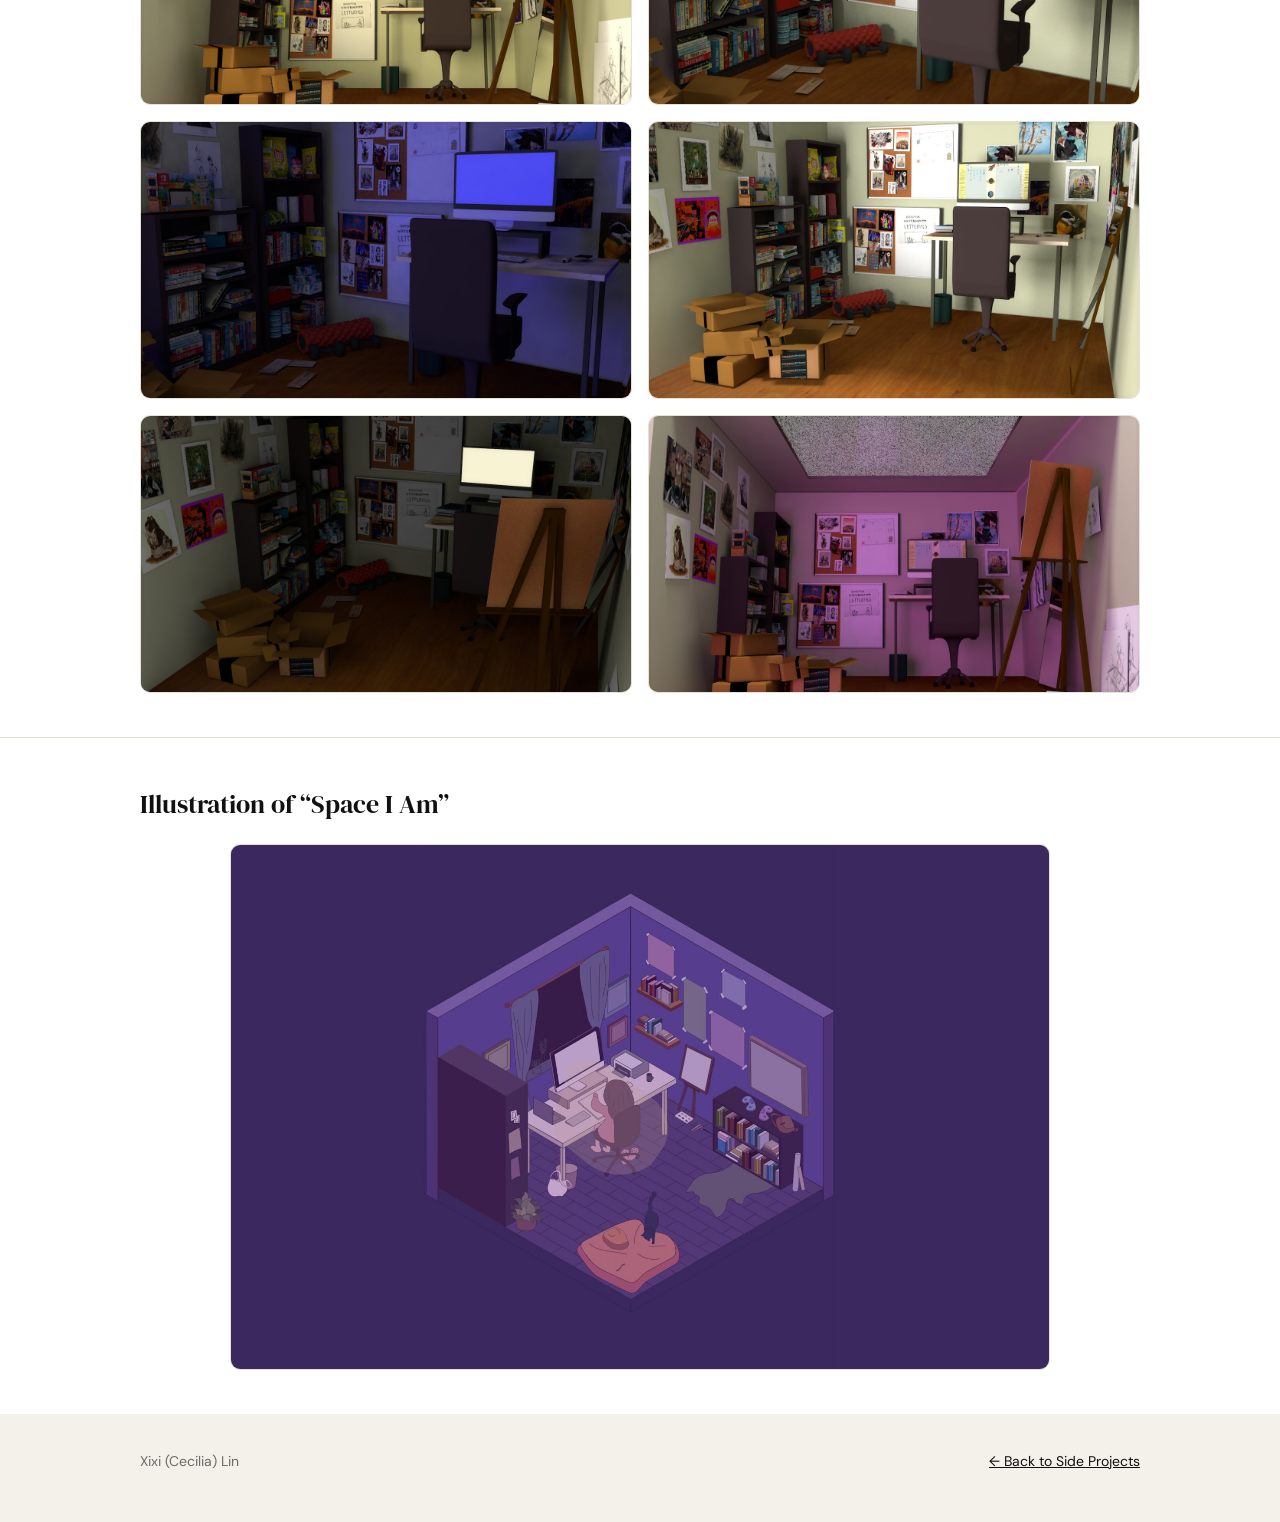
<file: space-i-am.html>
<!DOCTYPE html>
<html lang="en">
<head>
  <meta charset="UTF-8">
  <meta name="viewport" content="width=device-width, initial-scale=1">
  <title>Space I Am | Xixi (Cecilia) Lin</title>
  <link rel="icon" href="/favicon.ico" sizes="any">
  <link rel="icon" type="image/png" sizes="32x32" href="/favicon-32.png">
  <link rel="apple-touch-icon" href="/apple-touch-icon.png">
  <meta name="description" content="Space I Am: a 3D model of an ideal work studio, built in Cinema 4D from an illustration by Xixi (Cecilia) Lin.">
  <link href="https://fonts.googleapis.com/css2?family=DM+Serif+Display&family=DM+Sans:wght@400;500;600&display=swap" rel="stylesheet">
  <style>
    :root {
      --text: #1a1a1a;
      --ink: #111111;
      --muted: #6b6b6b;
      --line: #e6e1d6;
      --bg: #ffffff;
      --soft: #f4f1ea;
      --accent: #c9a46a;
    }
    * { box-sizing: border-box; margin: 0; padding: 0; }
    body { font-family: "DM Sans", sans-serif; color: var(--text); background: var(--bg); line-height: 1.7; font-size: 16px; }
    a { color: var(--ink); }
    .wrap { max-width: 760px; margin: 0 auto; padding: 0 20px; }
    .wide { max-width: 1040px; }
    nav { position: sticky; top: 0; z-index: 10; background: var(--soft); box-shadow: 0 1px 0 rgba(0,0,0,0.08); }
    nav .wrap { max-width: 1040px; display: flex; justify-content: space-between; align-items: center; height: 60px; }
    nav .name { font-family: "DM Serif Display", serif; color: var(--ink); text-decoration: none; font-size: 18px; }
    nav .back { color: var(--ink); text-decoration: none; font-size: 15px; }
    nav .back:hover { color: #555; }
    .intro { padding: 56px 0 36px; }
    .kicker { color: #9a7a3f; letter-spacing: 3px; font-size: 12px; font-weight: 600; text-transform: uppercase; }
    h1 { font-family: "DM Serif Display", serif; font-weight: 400; font-size: 42px; line-height: 1.15; color: var(--ink); margin: 12px 0 14px; }
    .lead { font-size: 18px; color: #333; }
    .meta { margin-top: 16px; color: var(--muted); font-size: 14px; }
    section { padding: 44px 0; border-top: 1px solid var(--line); }
    h2 { font-family: "DM Serif Display", serif; font-weight: 400; font-size: 26px; color: var(--ink); margin-bottom: 18px; }
    figure { margin: 0; }
    figure img { width: 100%; height: auto; display: block; border-radius: 10px; border: 1px solid var(--line); }
    .hero { margin-bottom: 44px; }
    .hero img { box-shadow: 0 12px 36px rgba(0,0,0,0.08); }
    .grid { display: grid; gap: 16px; }
    .grid.three { grid-template-columns: repeat(3, minmax(0, 1fr)); }
    .grid.two { grid-template-columns: repeat(2, minmax(0, 1fr)); }
    .illus { max-width: 820px; margin: 0 auto; }
    footer { background: var(--soft); color: var(--muted); padding: 36px 0 48px; font-size: 14px; }
    footer .wrap { max-width: 1040px; display: flex; justify-content: space-between; flex-wrap: wrap; gap: 12px; }
    footer a { color: var(--ink); }
    @media (max-width: 743px) {
      h1 { font-size: 32px; }
      .lead { font-size: 16px; }
      nav .name { font-size: 16px; }
      .grid.three, .grid.two { grid-template-columns: 1fr; }
    }
  </style>
</head>
<body>
  <nav>
    <div class="wrap">
      <a class="name" href="index.html">Xixi (Cecilia) Lin</a>
      <a class="back" href="index.html#life">&larr; Back to Side Projects</a>
    </div>
  </nav>

  <main>
    <div class="intro">
      <div class="wrap">
        <div class="kicker">Side Project · 3D Modeling</div>
        <h1>Space I Am</h1>
        <p class="lead">This project focuses on 3-Dimensional modeling, animating, lighting, shading, texturing, camera composition and rendering techniques. I used my illustration named “Space I Am” to create my ideal work studio.</p>
        <p class="meta">Cinema 4D, Adobe Illustrator, Photoshop &nbsp;|&nbsp; City College of New York</p>
      </div>
    </div>

    <div class="wrap wide hero">
      <figure><img src="images/side/space-i-am/hero.jpg" alt="Cinema 4D render of the studio with a desk, chair, easel and moving boxes"></figure>
    </div>

    <section>
      <div class="wrap wide">
        <h2>Working process</h2>
        <div class="grid three">
          <figure><img src="images/side/space-i-am/process-1.jpg" alt="Working process screenshot 1" loading="lazy"></figure>
          <figure><img src="images/side/space-i-am/process-2.jpg" alt="Working process screenshot 2" loading="lazy"></figure>
          <figure><img src="images/side/space-i-am/process-3.jpg" alt="Working process screenshot 3" loading="lazy"></figure>
        </div>
      </div>
    </section>

    <section>
      <div class="wrap wide">
        <h2>Final version</h2>
        <div class="grid two">
          <figure><img src="images/side/space-i-am/render-1.jpg" alt="Final render 1" loading="lazy"></figure>
          <figure><img src="images/side/space-i-am/render-2.jpg" alt="Final render 2" loading="lazy"></figure>
          <figure><img src="images/side/space-i-am/render-3.jpg" alt="Final render 3" loading="lazy"></figure>
          <figure><img src="images/side/space-i-am/render-4.jpg" alt="Final render 4" loading="lazy"></figure>
          <figure><img src="images/side/space-i-am/render-5.jpg" alt="Final render 5" loading="lazy"></figure>
          <figure><img src="images/side/space-i-am/render-6.jpg" alt="Final render 6" loading="lazy"></figure>
        </div>
      </div>
    </section>

    <section>
      <div class="wrap wide">
        <h2>Illustration of “Space I Am”</h2>
        <figure class="illus"><img src="images/side/space-i-am/illustration.jpg" alt="The original Space I Am illustration" loading="lazy"></figure>
      </div>
    </section>
  </main>

  <footer>
    <div class="wrap">
      <span>Xixi (Cecilia) Lin</span>
      <a href="index.html#life">&larr; Back to Side Projects</a>
    </div>
  </footer>
</body>
</html>
</file>
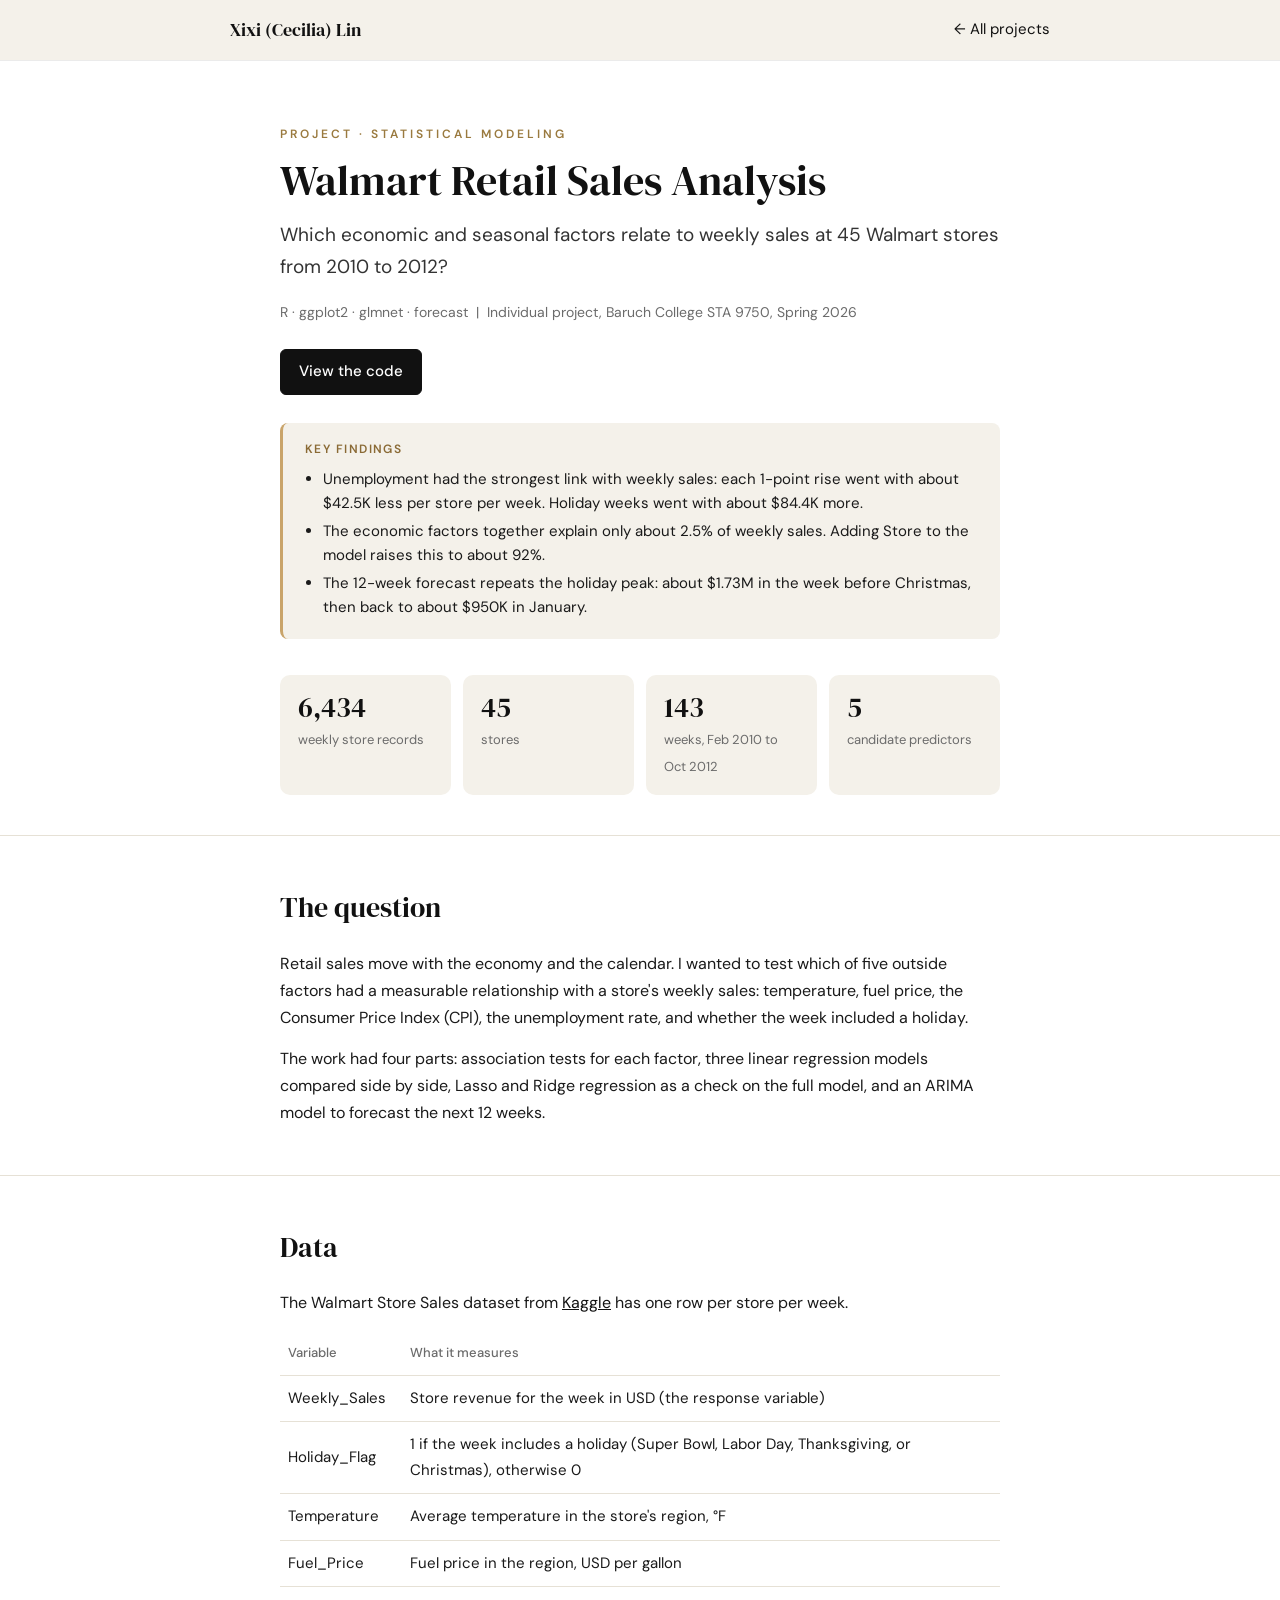
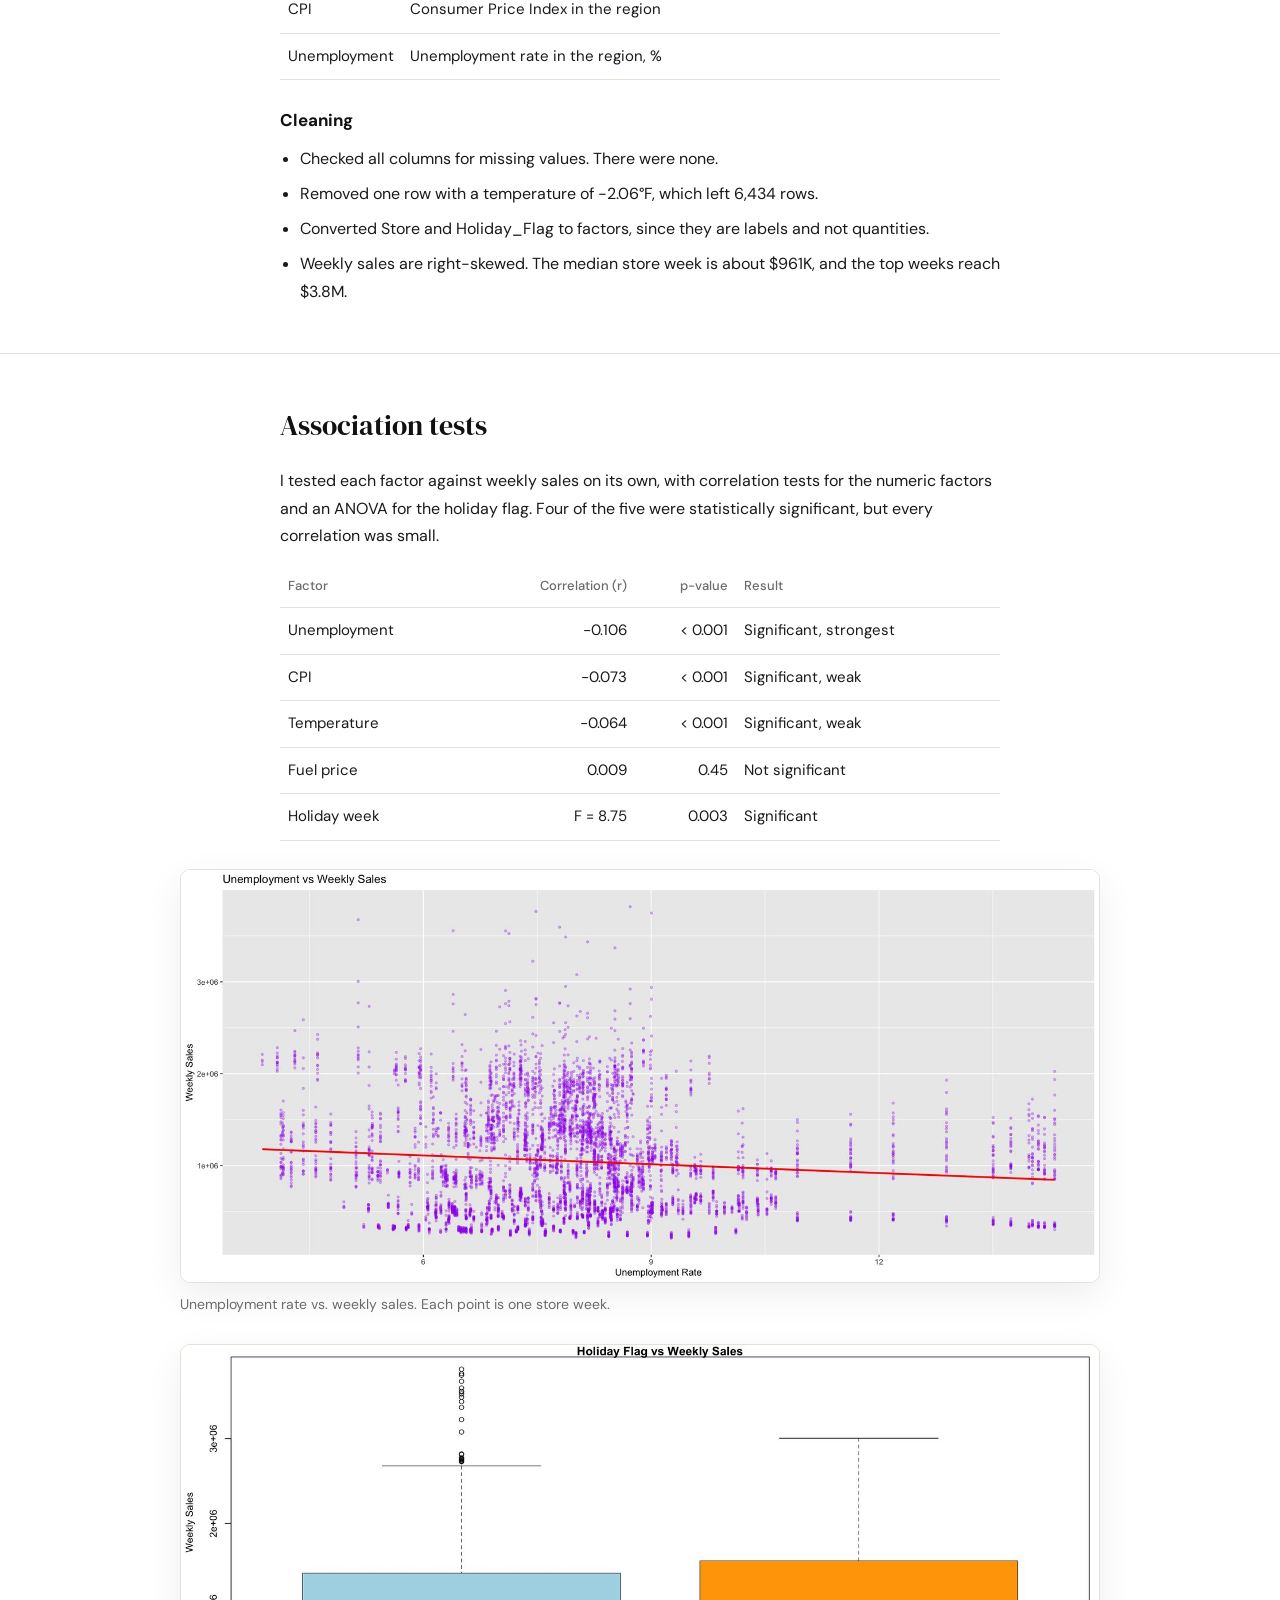
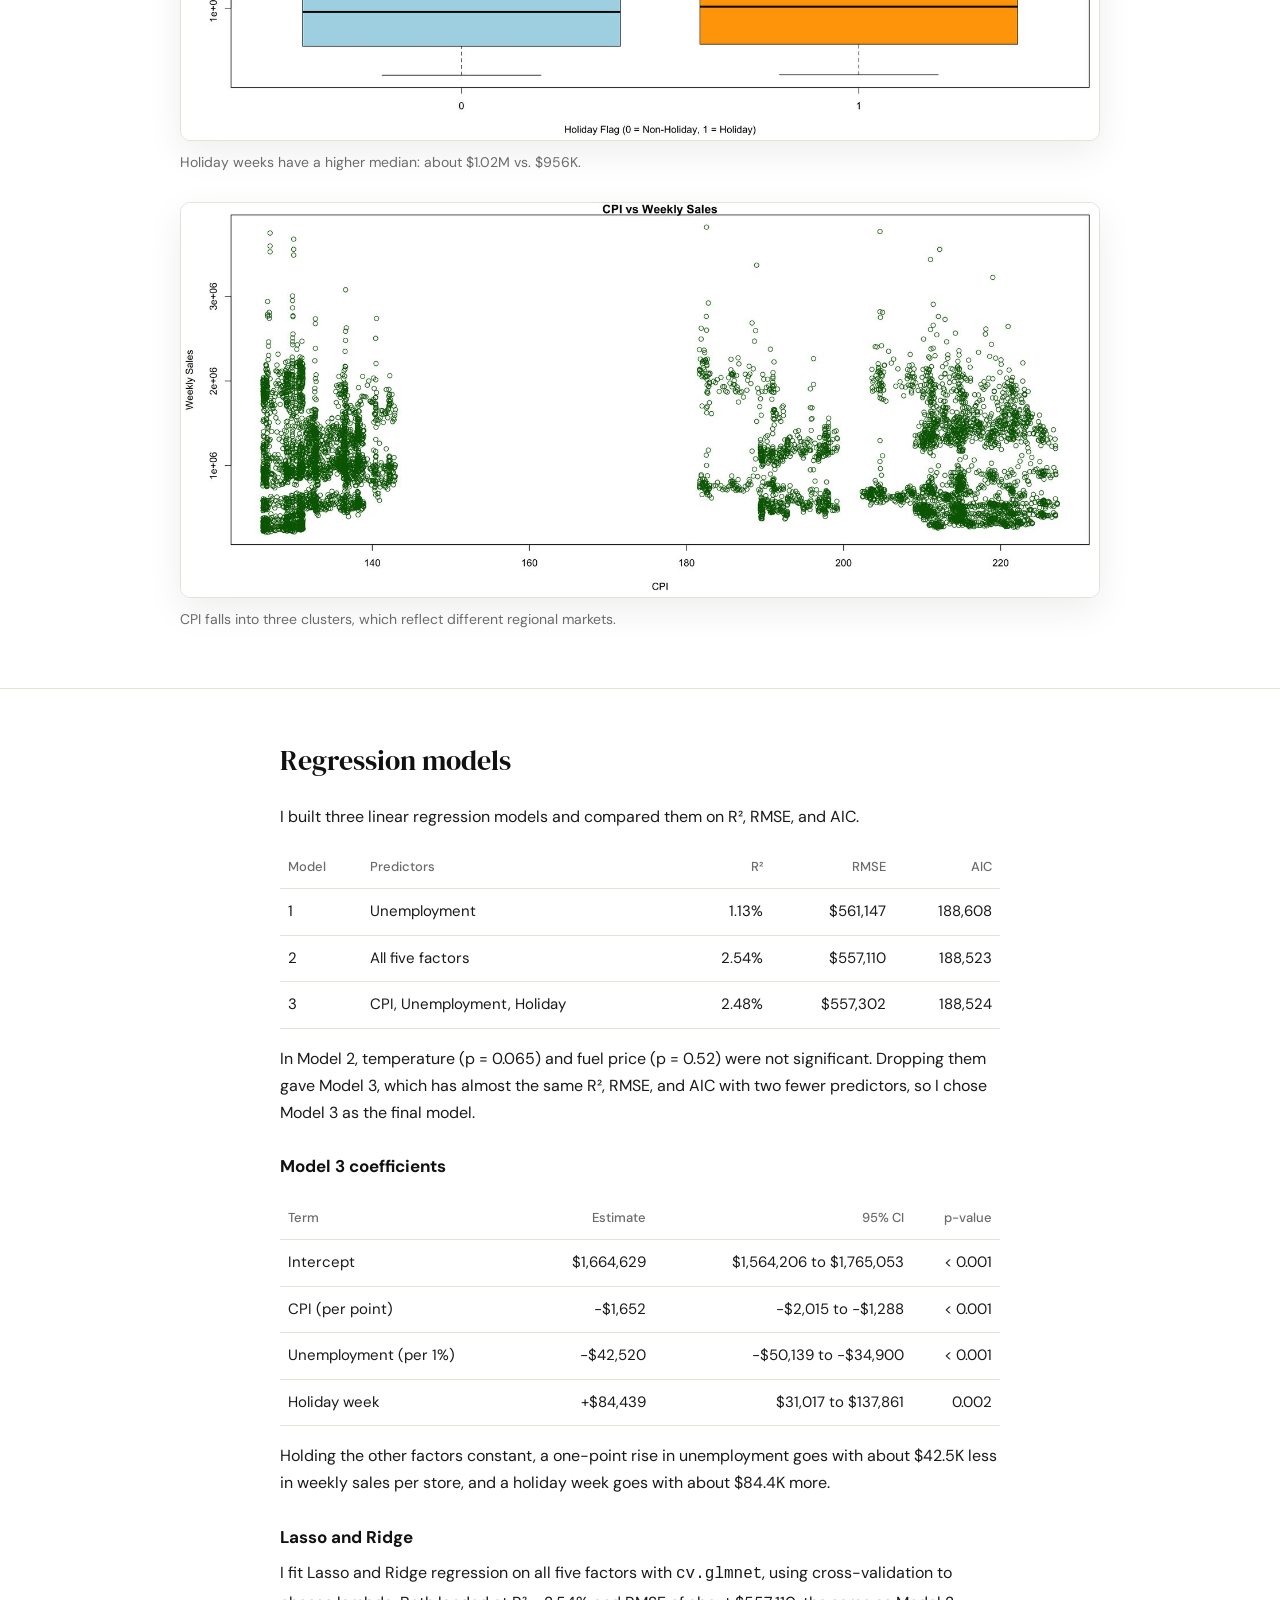
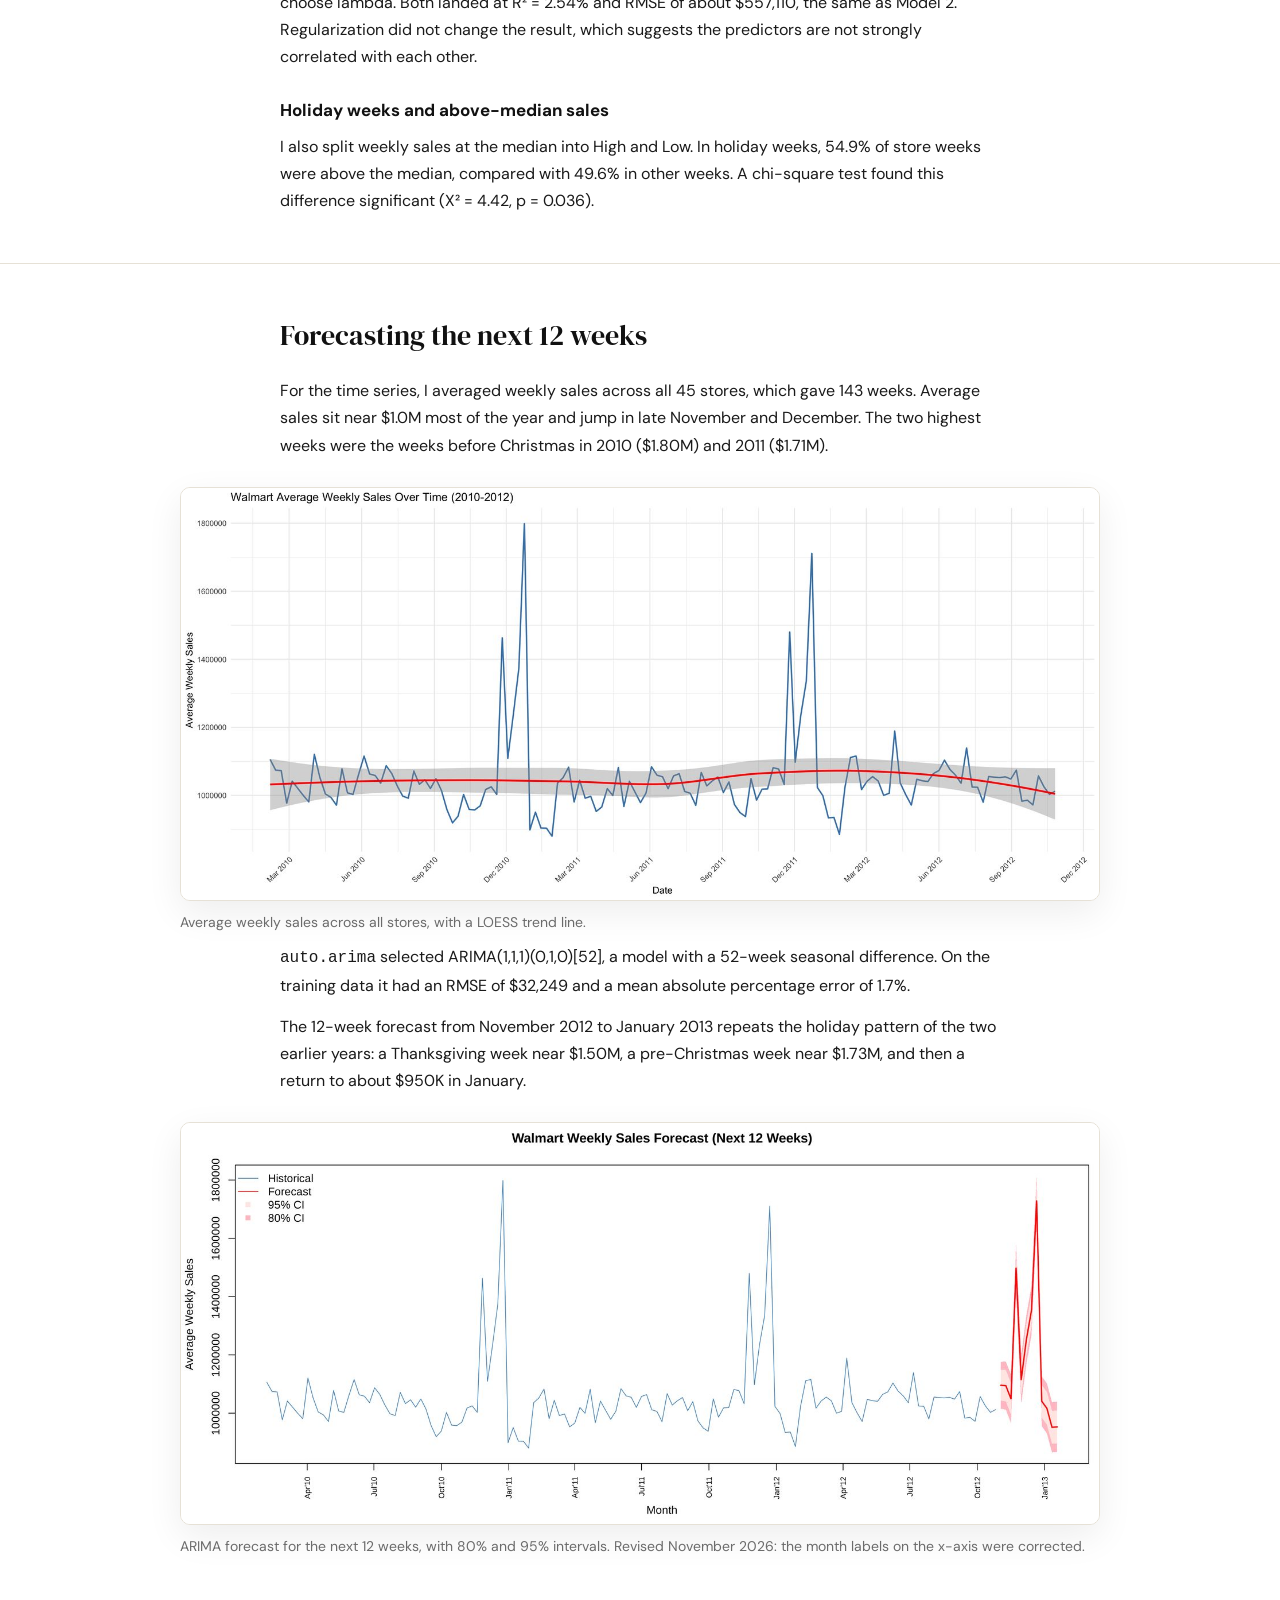
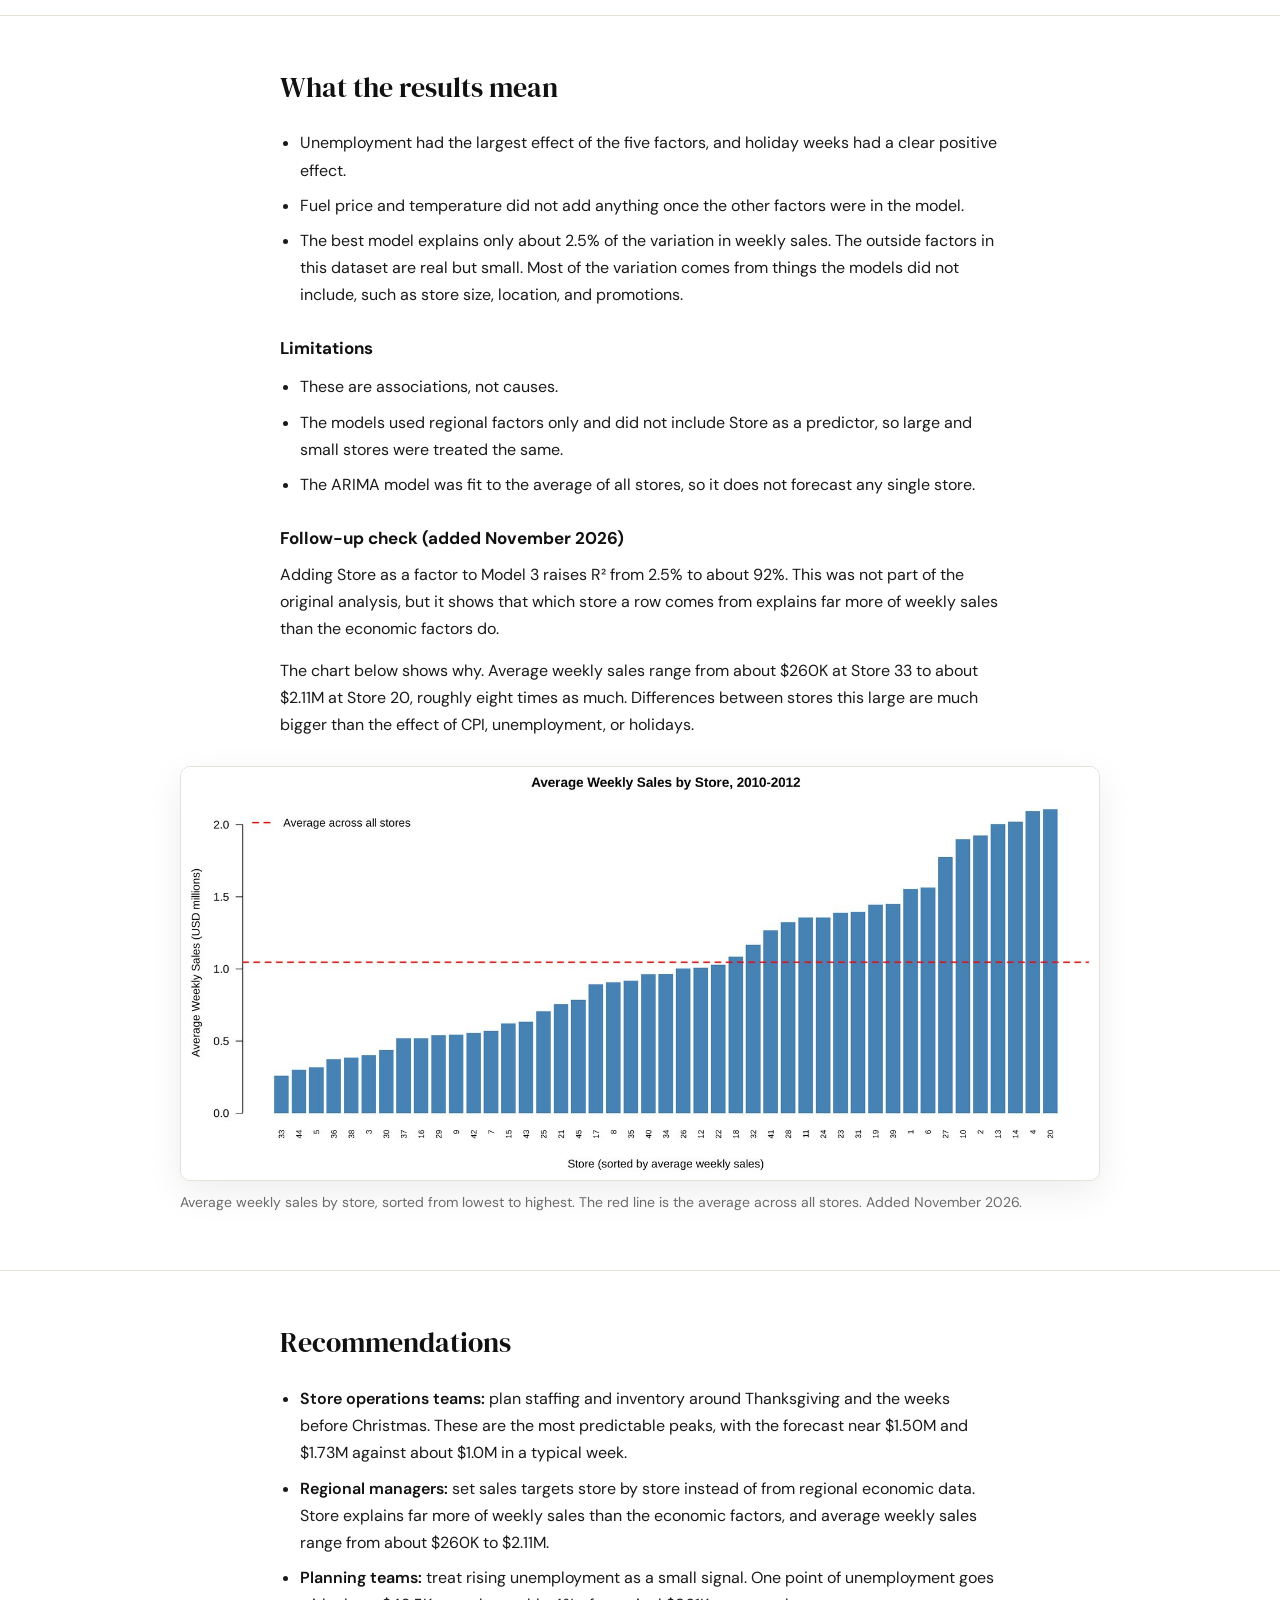
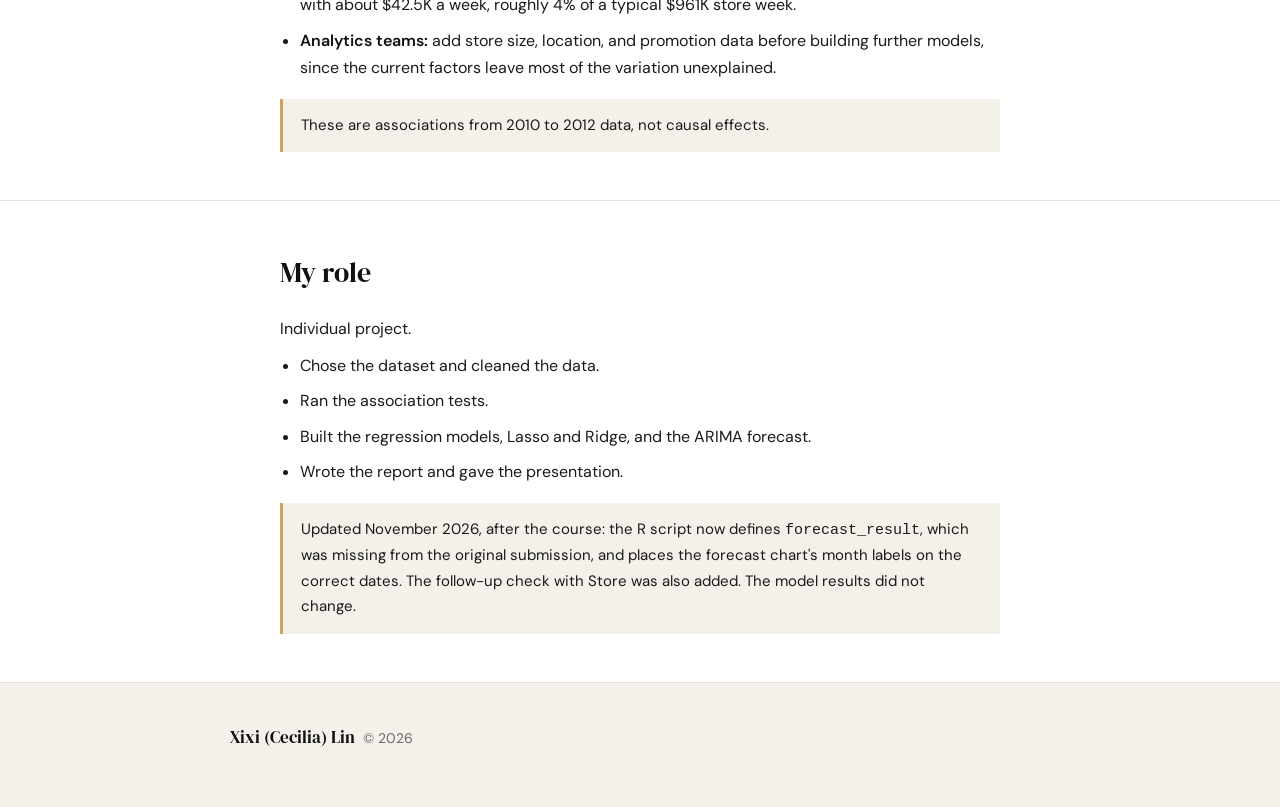
<file: walmart-sales.html>
<!DOCTYPE html>
<html lang="en">
<head>
  <meta charset="UTF-8">
  <meta name="viewport" content="width=device-width, initial-scale=1">
  <title>Walmart Retail Sales Analysis | Xixi (Cecilia) Lin</title>
  <link rel="icon" href="/favicon.ico" sizes="any">
  <link rel="icon" type="image/png" sizes="32x32" href="/favicon-32.png">
  <link rel="apple-touch-icon" href="/apple-touch-icon.png">
  <meta name="description" content="Which economic and seasonal factors relate to weekly sales at 45 Walmart stores, 2010 to 2012. An R project by Xixi (Cecilia) Lin.">
  <link href="https://fonts.googleapis.com/css2?family=DM+Serif+Display&family=DM+Sans:wght@400;500;600&display=swap" rel="stylesheet">
  <style>
    :root {
      --text: #1a1a1a;
      --ink: #111111;
      --muted: #6b6b6b;
      --line: #e6e1d6;
      --bg: #ffffff;
      --soft: #f4f1ea;
      --accent: #c9a46a;
    }
    * { box-sizing: border-box; margin: 0; padding: 0; }
    html { scroll-behavior: smooth; scroll-padding-top: 70px; }
    body { font-family: "DM Sans", sans-serif; color: var(--text); background: var(--bg); line-height: 1.7; font-size: 16px; }
    a { color: var(--ink); }
    .wrap { max-width: 760px; margin: 0 auto; padding: 0 20px; }
    .wide { max-width: 960px; }

    nav { position: sticky; top: 0; z-index: 10; background: var(--soft); box-shadow: 0 1px 0 rgba(0,0,0,0.08); }
    nav .wrap { max-width: 860px; display: flex; justify-content: space-between; align-items: center; height: 60px; }
    nav .name { font-family: "DM Serif Display", serif; color: var(--ink); text-decoration: none; font-size: 18px; }
    nav .back { color: var(--ink); text-decoration: none; font-size: 15px; }
    nav .back:hover { color: #555; }

    .intro { padding: 64px 0 40px; border-bottom: 1px solid var(--line); }
    .kicker { color: #9a7a3f; letter-spacing: 3px; font-size: 12px; font-weight: 600; text-transform: uppercase; }
    h1 { font-family: "DM Serif Display", serif; font-weight: 400; font-size: 42px; line-height: 1.15; color: var(--ink); margin: 12px 0 14px; }
    .lead { font-size: 19px; color: #333; }
    .meta { margin-top: 18px; color: var(--muted); font-size: 14px; }
    .actions { margin-top: 24px; display: flex; gap: 12px; flex-wrap: wrap; }
    .btn { display: inline-block; padding: 9px 18px; border-radius: 6px; text-decoration: none; font-size: 15px; font-weight: 500; border: 1px solid var(--ink); color: var(--ink); transition: background 0.2s ease, color 0.2s ease; }
    .btn.solid, .btn:hover { background: var(--ink); color: #fff; }
    .actions:hover .btn.solid:not(:hover) { background: transparent; color: var(--ink); }

    .stats { display: grid; grid-template-columns: repeat(4, 1fr); gap: 12px; margin-top: 36px; }
    .stat { background: var(--soft); border-radius: 10px; padding: 16px 18px; }
    .stat b { display: block; font-family: "DM Serif Display", serif; font-weight: 400; font-size: 28px; color: var(--ink); line-height: 1.2; }
    .stat span { font-size: 13px; color: var(--muted); }

    section { padding: 48px 0; border-bottom: 1px solid var(--line); }
    h2 { font-family: "DM Serif Display", serif; font-weight: 400; font-size: 28px; color: var(--ink); margin-bottom: 18px; }
    h3 { font-size: 17px; color: var(--ink); margin: 26px 0 8px; }
    p + p { margin-top: 14px; }
    ul { padding-left: 20px; margin-top: 10px; }
    li + li { margin-top: 8px; }
    .num { font-weight: 600; color: var(--ink); }

    figure { margin: 28px 0 8px; }
    figure img { width: 100%; display: block; border: 1px solid var(--line); border-radius: 10px; box-shadow: 0 12px 36px rgba(0,0,0,0.07); }
    .fig-grid { display: grid; grid-template-columns: 1fr 1fr; gap: 16px; }
    .fig-grid figure { margin-bottom: 0; }
    .includes { display: grid; grid-template-columns: 1fr 1fr; gap: 12px 28px; padding-left: 0; list-style: none; }
    .includes li { margin: 0; padding-left: 14px; border-left: 2px solid var(--line); }
    .includes b { display: block; color: var(--ink); font-weight: 600; }
    figcaption { font-size: 14px; color: var(--muted); margin-top: 10px; }

    table { width: 100%; border-collapse: collapse; margin-top: 16px; font-size: 15px; }
    th, td { text-align: left; padding: 10px 8px; border-bottom: 1px solid var(--line); }
    th { font-size: 13px; color: var(--muted); font-weight: 500; }
    td.r { text-align: right; font-variant-numeric: tabular-nums; }
    th.r { text-align: right; }

    table + p { margin-top: 16px; }
    .note { background: var(--soft); border-left: 3px solid var(--accent); padding: 14px 18px; margin-top: 18px; font-size: 15px; }
    .todo { background: #fff6e0; border: 1px dashed #d9b36b; padding: 14px 18px; border-radius: 8px; font-size: 15px; }

    footer { background: var(--soft); color: var(--muted); padding: 40px 0 60px; font-size: 14px; }
    footer .wrap { max-width: 860px; }
    footer strong { color: var(--ink); font-family: "DM Serif Display", serif; font-size: 17px; font-weight: 400; }

    @media (max-width: 743px) {
      h1 { font-size: 32px; }
      .lead { font-size: 17px; }
      .stats { grid-template-columns: repeat(2, 1fr); }
      .fig-grid, .includes { grid-template-columns: 1fr; }
      nav .name { font-size: 16px; }
      table { font-size: 14px; }
    }
    .keyf { margin-top: 28px; background: var(--soft); border-left: 3px solid var(--accent); border-radius: 8px; padding: 16px 22px; }
    .keyf .keyf-label { font-size: 12px; font-weight: 600; letter-spacing: 0.12em; text-transform: uppercase; color: #8a6a35; margin-bottom: 8px; }
    .keyf ul { margin: 0; padding-left: 18px; }
    .keyf li { font-size: 15px; line-height: 1.6; margin: 4px 0; }
  </style>
</head>
<body>

  <nav>
    <div class="wrap">
      <a class="name" href="index.html">Xixi (Cecilia) Lin</a>
      <a class="back" href="index.html#projects">&larr; All projects</a>
    </div>
  </nav>

  <main>
    <div class="intro">
      <div class="wrap">
        <div class="kicker">Project · Statistical Modeling</div>
        <h1>Walmart Retail Sales Analysis</h1>
        <p class="lead">Which economic and seasonal factors relate to weekly sales at 45 Walmart stores from 2010 to 2012?</p>
        <p class="meta">R · ggplot2 · glmnet · forecast &nbsp;|&nbsp; Individual project, Baruch College STA 9750, Spring 2026</p>
        <div class="actions">
          <a class="btn solid" href="https://github.com/xixi0817/walmart_sales_analysis">View the code</a>
        </div>
        <div class="keyf">
          <div class="keyf-label">Key findings</div>
          <ul>
            <li>Unemployment had the strongest link with weekly sales: each 1-point rise went with about $42.5K less per store per week. Holiday weeks went with about $84.4K more.</li>
            <li>The economic factors together explain only about 2.5% of weekly sales. Adding Store to the model raises this to about 92%.</li>
            <li>The 12-week forecast repeats the holiday peak: about $1.73M in the week before Christmas, then back to about $950K in January.</li>
          </ul>
        </div>
        <div class="stats">
          <div class="stat"><b>6,434</b><span>weekly store records</span></div>
          <div class="stat"><b>45</b><span>stores</span></div>
          <div class="stat"><b>143</b><span>weeks, Feb 2010 to Oct 2012</span></div>
          <div class="stat"><b>5</b><span>candidate predictors</span></div>
        </div>
      </div>
    </div>

    <section id="question">
      <div class="wrap">
        <h2>The question</h2>
        <p>Retail sales move with the economy and the calendar. I wanted to test which of five outside factors had a measurable relationship with a store's weekly sales: temperature, fuel price, the Consumer Price Index (CPI), the unemployment rate, and whether the week included a holiday.</p>
        <p>The work had four parts: association tests for each factor, three linear regression models compared side by side, Lasso and Ridge regression as a check on the full model, and an ARIMA model to forecast the next 12 weeks.</p>
      </div>
    </section>

    <section id="data">
      <div class="wrap">
        <h2>Data</h2>
        <p>The Walmart Store Sales dataset from <a href="https://www.kaggle.com/datasets/yasserh/walmart-dataset">Kaggle</a> has one row per store per week.</p>
        <table>
          <thead><tr><th>Variable</th><th>What it measures</th></tr></thead>
          <tbody>
            <tr><td>Weekly_Sales</td><td>Store revenue for the week in USD (the response variable)</td></tr>
            <tr><td>Holiday_Flag</td><td>1 if the week includes a holiday (Super Bowl, Labor Day, Thanksgiving, or Christmas), otherwise 0</td></tr>
            <tr><td>Temperature</td><td>Average temperature in the store's region, &deg;F</td></tr>
            <tr><td>Fuel_Price</td><td>Fuel price in the region, USD per gallon</td></tr>
            <tr><td>CPI</td><td>Consumer Price Index in the region</td></tr>
            <tr><td>Unemployment</td><td>Unemployment rate in the region, %</td></tr>
          </tbody>
        </table>
        <h3>Cleaning</h3>
        <ul>
          <li>Checked all columns for missing values. There were none.</li>
          <li>Removed one row with a temperature of &minus;2.06&deg;F, which left 6,434 rows.</li>
          <li>Converted Store and Holiday_Flag to factors, since they are labels and not quantities.</li>
          <li>Weekly sales are right-skewed. The median store week is about $961K, and the top weeks reach $3.8M.</li>
        </ul>
      </div>
    </section>

    <section id="association">
      <div class="wrap">
        <h2>Association tests</h2>
        <p>I tested each factor against weekly sales on its own, with correlation tests for the numeric factors and an ANOVA for the holiday flag. Four of the five were statistically significant, but every correlation was small.</p>
        <table>
          <thead><tr><th>Factor</th><th class="r">Correlation (r)</th><th class="r">p-value</th><th>Result</th></tr></thead>
          <tbody>
            <tr><td>Unemployment</td><td class="r">&minus;0.106</td><td class="r">&lt; 0.001</td><td>Significant, strongest</td></tr>
            <tr><td>CPI</td><td class="r">&minus;0.073</td><td class="r">&lt; 0.001</td><td>Significant, weak</td></tr>
            <tr><td>Temperature</td><td class="r">&minus;0.064</td><td class="r">&lt; 0.001</td><td>Significant, weak</td></tr>
            <tr><td>Fuel price</td><td class="r">0.009</td><td class="r">0.45</td><td>Not significant</td></tr>
            <tr><td>Holiday week</td><td class="r">F = 8.75</td><td class="r">0.003</td><td>Significant</td></tr>
          </tbody>
        </table>
      </div>
      <div class="wrap wide">
        <figure>
          <img src="images/walmart-unemployment.jpg" alt="Scatter plot of unemployment rate against weekly sales with a downward regression line" loading="lazy">
          <figcaption>Unemployment rate vs. weekly sales. Each point is one store week.</figcaption>
        </figure>
        <figure>
            <img src="images/walmart-holiday.jpg" alt="Box plot of weekly sales for non-holiday and holiday weeks" loading="lazy">
            <figcaption>Holiday weeks have a higher median: about $1.02M vs. $956K.</figcaption>
          </figure>
          <figure>
            <img src="images/walmart-cpi.jpg" alt="Scatter plot of CPI against weekly sales showing three separate clusters" loading="lazy">
            <figcaption>CPI falls into three clusters, which reflect different regional markets.</figcaption>
          </figure>
      </div>
    </section>

    <section id="models">
      <div class="wrap">
        <h2>Regression models</h2>
        <p>I built three linear regression models and compared them on R&sup2;, RMSE, and AIC.</p>
        <table>
          <thead><tr><th>Model</th><th>Predictors</th><th class="r">R&sup2;</th><th class="r">RMSE</th><th class="r">AIC</th></tr></thead>
          <tbody>
            <tr><td>1</td><td>Unemployment</td><td class="r">1.13%</td><td class="r">$561,147</td><td class="r">188,608</td></tr>
            <tr><td>2</td><td>All five factors</td><td class="r">2.54%</td><td class="r">$557,110</td><td class="r">188,523</td></tr>
            <tr><td>3</td><td>CPI, Unemployment, Holiday</td><td class="r">2.48%</td><td class="r">$557,302</td><td class="r">188,524</td></tr>
          </tbody>
        </table>
        <p>In Model 2, temperature (p = 0.065) and fuel price (p = 0.52) were not significant. Dropping them gave Model 3, which has almost the same R&sup2;, RMSE, and AIC with two fewer predictors, so I chose Model 3 as the final model.</p>

        <h3>Model 3 coefficients</h3>
        <table>
          <thead><tr><th>Term</th><th class="r">Estimate</th><th class="r">95% CI</th><th class="r">p-value</th></tr></thead>
          <tbody>
            <tr><td>Intercept</td><td class="r">$1,664,629</td><td class="r">$1,564,206 to $1,765,053</td><td class="r">&lt; 0.001</td></tr>
            <tr><td>CPI (per point)</td><td class="r">&minus;$1,652</td><td class="r">&minus;$2,015 to &minus;$1,288</td><td class="r">&lt; 0.001</td></tr>
            <tr><td>Unemployment (per 1%)</td><td class="r">&minus;$42,520</td><td class="r">&minus;$50,139 to &minus;$34,900</td><td class="r">&lt; 0.001</td></tr>
            <tr><td>Holiday week</td><td class="r">+$84,439</td><td class="r">$31,017 to $137,861</td><td class="r">0.002</td></tr>
          </tbody>
        </table>
        <p>Holding the other factors constant, a one-point rise in unemployment goes with about $42.5K less in weekly sales per store, and a holiday week goes with about $84.4K more.</p>

        <h3>Lasso and Ridge</h3>
        <p>I fit Lasso and Ridge regression on all five factors with <code>cv.glmnet</code>, using cross-validation to choose lambda. Both landed at R&sup2; = 2.54% and RMSE of about $557,110, the same as Model 2. Regularization did not change the result, which suggests the predictors are not strongly correlated with each other.</p>

        <h3>Holiday weeks and above-median sales</h3>
        <p>I also split weekly sales at the median into High and Low. In holiday weeks, 54.9% of store weeks were above the median, compared with 49.6% in other weeks. A chi-square test found this difference significant (X&sup2; = 4.42, p = 0.036).</p>
      </div>
    </section>

    <section id="forecast">
      <div class="wrap">
        <h2>Forecasting the next 12 weeks</h2>
        <p>For the time series, I averaged weekly sales across all 45 stores, which gave 143 weeks. Average sales sit near $1.0M most of the year and jump in late November and December. The two highest weeks were the weeks before Christmas in 2010 ($1.80M) and 2011 ($1.71M).</p>
      </div>
      <div class="wrap wide">
        <figure>
          <img src="images/walmart-trend.jpg" alt="Line chart of average weekly sales from 2010 to 2012 with a smoothed trend line" loading="lazy">
          <figcaption>Average weekly sales across all stores, with a LOESS trend line.</figcaption>
        </figure>
      </div>
      <div class="wrap">
        <p><code>auto.arima</code> selected ARIMA(1,1,1)(0,1,0)[52], a model with a 52-week seasonal difference. On the training data it had an RMSE of $32,249 and a mean absolute percentage error of 1.7%.</p>
        <p>The 12-week forecast from November 2012 to January 2013 repeats the holiday pattern of the two earlier years: a Thanksgiving week near $1.50M, a pre-Christmas week near $1.73M, and then a return to about $950K in January.</p>
      </div>
      <div class="wrap wide">
        <figure>
          <img src="images/walmart-forecast.jpg" alt="ARIMA forecast of average weekly sales for the next 12 weeks with 80% and 95% intervals" loading="lazy">
          <figcaption>ARIMA forecast for the next 12 weeks, with 80% and 95% intervals. Revised November 2026: the month labels on the x-axis were corrected.</figcaption>
        </figure>
      </div>
    </section>

    <section id="limits">
      <div class="wrap">
        <h2>What the results mean</h2>
        <ul>
          <li>Unemployment had the largest effect of the five factors, and holiday weeks had a clear positive effect.</li>
          <li>Fuel price and temperature did not add anything once the other factors were in the model.</li>
          <li>The best model explains only about 2.5% of the variation in weekly sales. The outside factors in this dataset are real but small. Most of the variation comes from things the models did not include, such as store size, location, and promotions.</li>
        </ul>
        <h3>Limitations</h3>
        <ul>
          <li>These are associations, not causes.</li>
          <li>The models used regional factors only and did not include Store as a predictor, so large and small stores were treated the same.</li>
          <li>The ARIMA model was fit to the average of all stores, so it does not forecast any single store.</li>
        </ul>
        <h3>Follow-up check (added November 2026)</h3>
        <p>Adding Store as a factor to Model 3 raises R&sup2; from 2.5% to about 92%. This was not part of the original analysis, but it shows that which store a row comes from explains far more of weekly sales than the economic factors do.</p>
        <p>The chart below shows why. Average weekly sales range from about $260K at Store 33 to about $2.11M at Store 20, roughly eight times as much. Differences between stores this large are much bigger than the effect of CPI, unemployment, or holidays.</p>
      </div>
      <div class="wrap wide">
        <figure>
          <img src="images/walmart-stores.jpg" alt="Bar chart of average weekly sales for each of the 45 stores, sorted from lowest to highest, with the overall average marked" loading="lazy">
          <figcaption>Average weekly sales by store, sorted from lowest to highest. The red line is the average across all stores. Added November 2026.</figcaption>
        </figure>
      </div>
    </section>

    <section id="recs">
      <div class="wrap">
        <h2>Recommendations</h2>
        <ul>
          <li><span class="num">Store operations teams:</span> plan staffing and inventory around Thanksgiving and the weeks before Christmas. These are the most predictable peaks, with the forecast near $1.50M and $1.73M against about $1.0M in a typical week.</li>
          <li><span class="num">Regional managers:</span> set sales targets store by store instead of from regional economic data. Store explains far more of weekly sales than the economic factors, and average weekly sales range from about $260K to $2.11M.</li>
          <li><span class="num">Planning teams:</span> treat rising unemployment as a small signal. One point of unemployment goes with about $42.5K a week, roughly 4% of a typical $961K store week.</li>
          <li><span class="num">Analytics teams:</span> add store size, location, and promotion data before building further models, since the current factors leave most of the variation unexplained.</li>
        </ul>
        <p class="note">These are associations from 2010 to 2012 data, not causal effects.</p>
      </div>
    </section>

    <section id="role">
      <div class="wrap">
        <h2>My role</h2>
        <p>Individual project.</p>
        <ul>
          <li>Chose the dataset and cleaned the data.</li>
          <li>Ran the association tests.</li>
          <li>Built the regression models, Lasso and Ridge, and the ARIMA forecast.</li>
          <li>Wrote the report and gave the presentation.</li>
        </ul>
        <p class="note">Updated November 2026, after the course: the R script now defines <code>forecast_result</code>, which was missing from the original submission, and places the forecast chart's month labels on the correct dates. The follow-up check with Store was also added. The model results did not change.</p>
      </div>
    </section>
  </main>

  <footer>
    <div class="wrap">
      <strong>Xixi (Cecilia) Lin</strong> &nbsp;© 2026
    </div>
  </footer>

<script data-goatcounter="https://xixilin.goatcounter.com/count" async src="//gc.zgo.at/count.js"></script>
</body>
</html>
</file>
